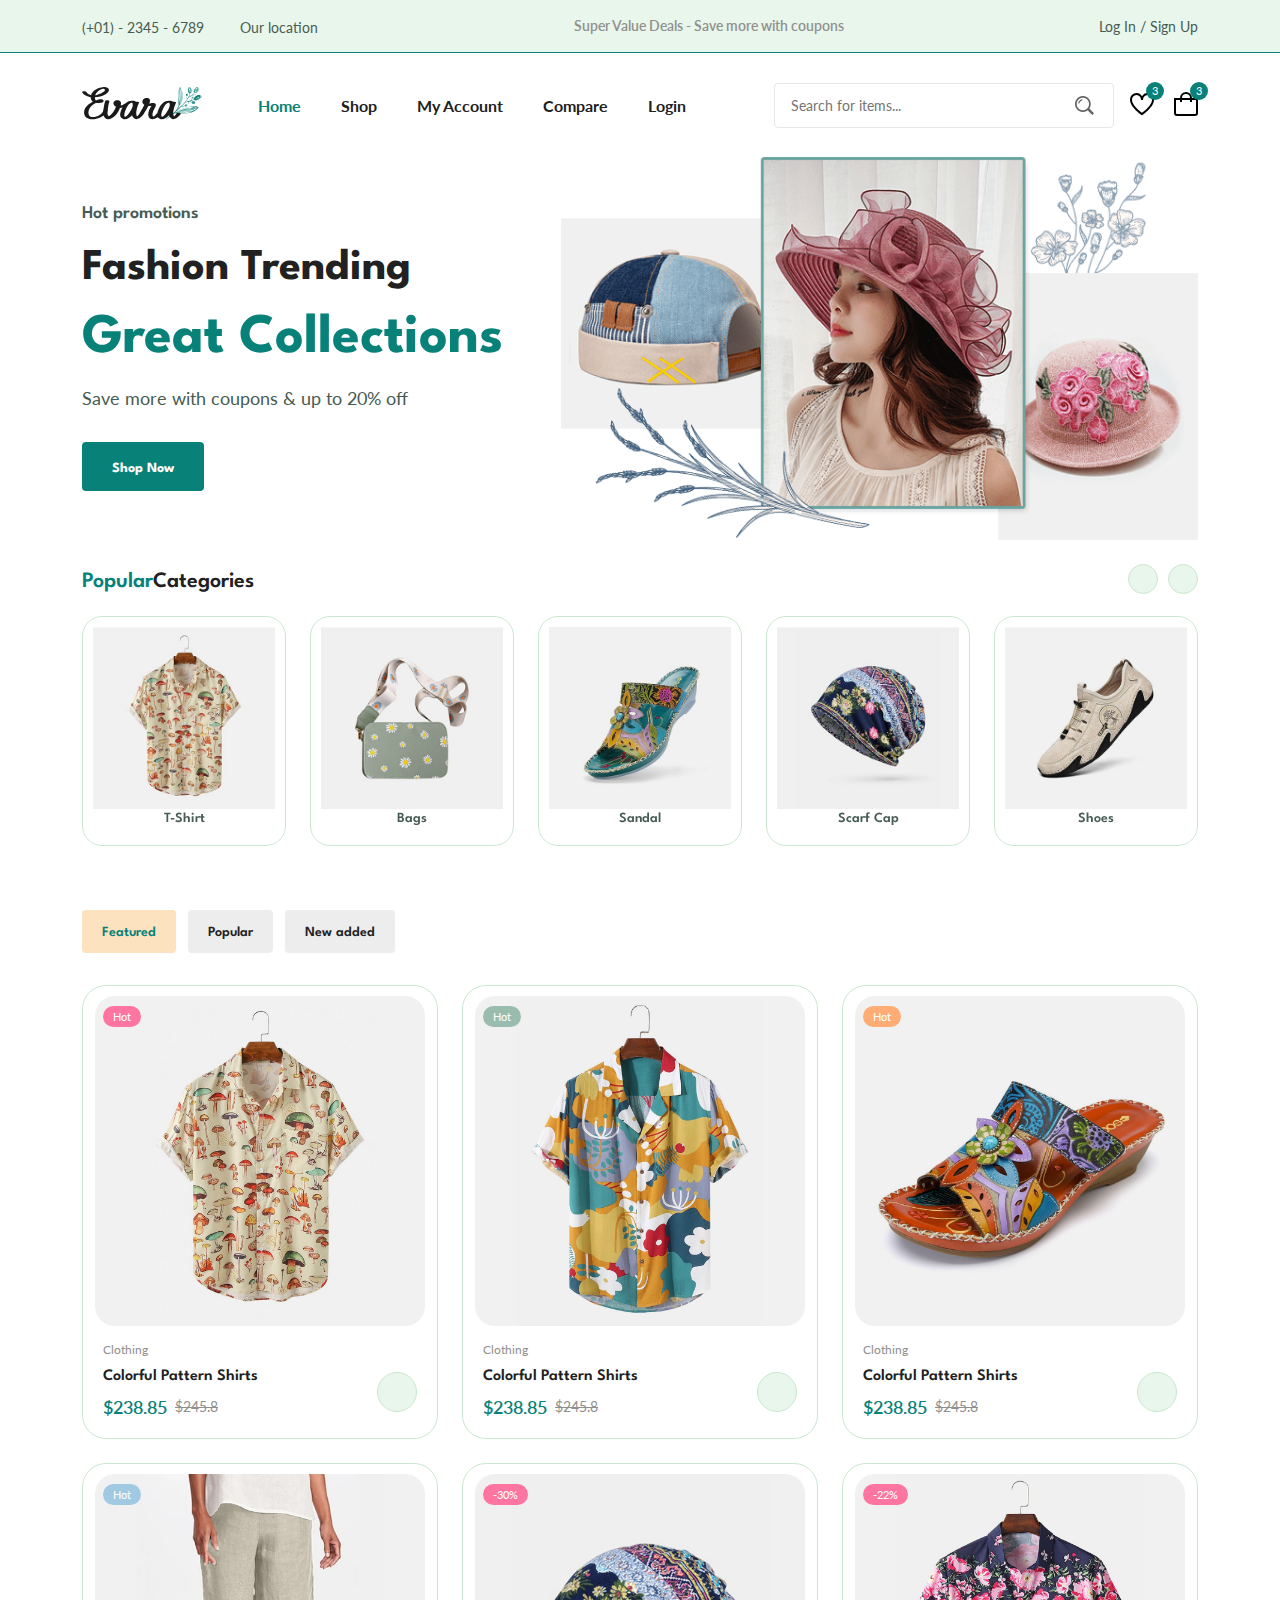
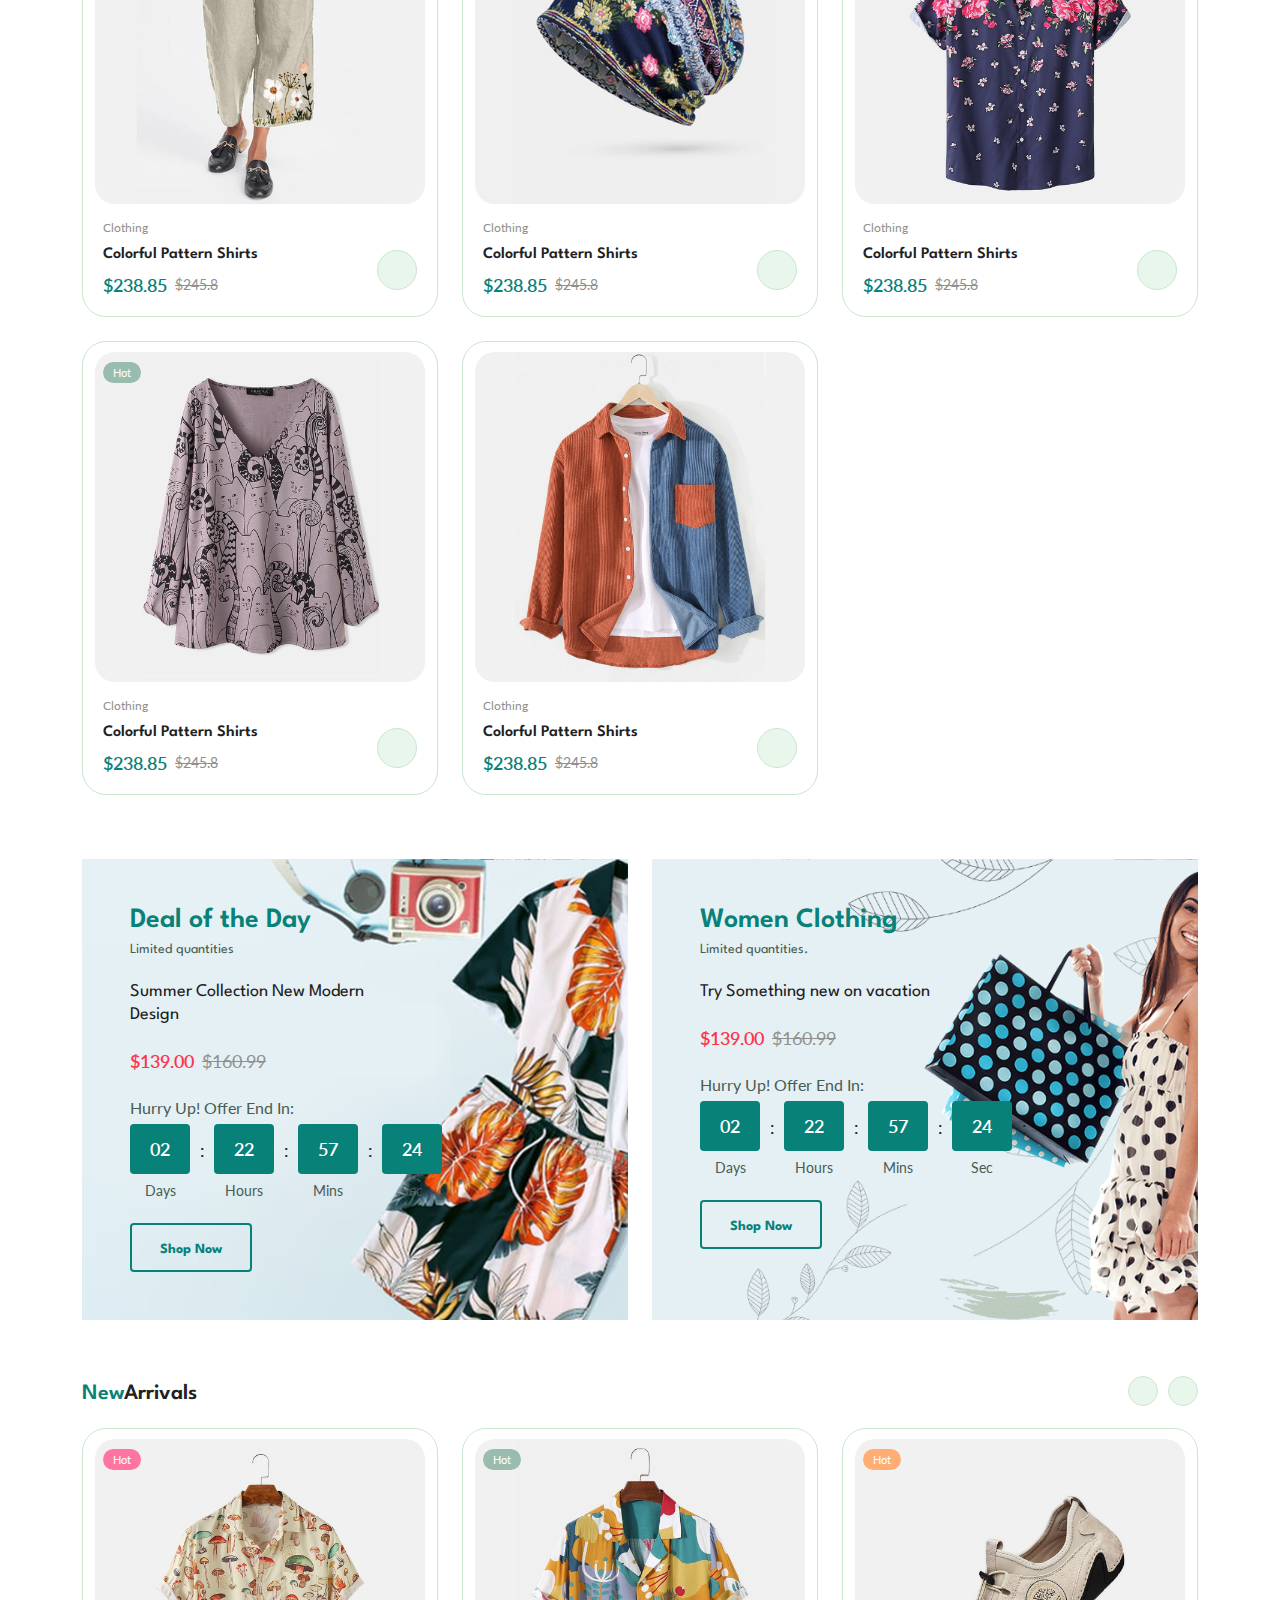
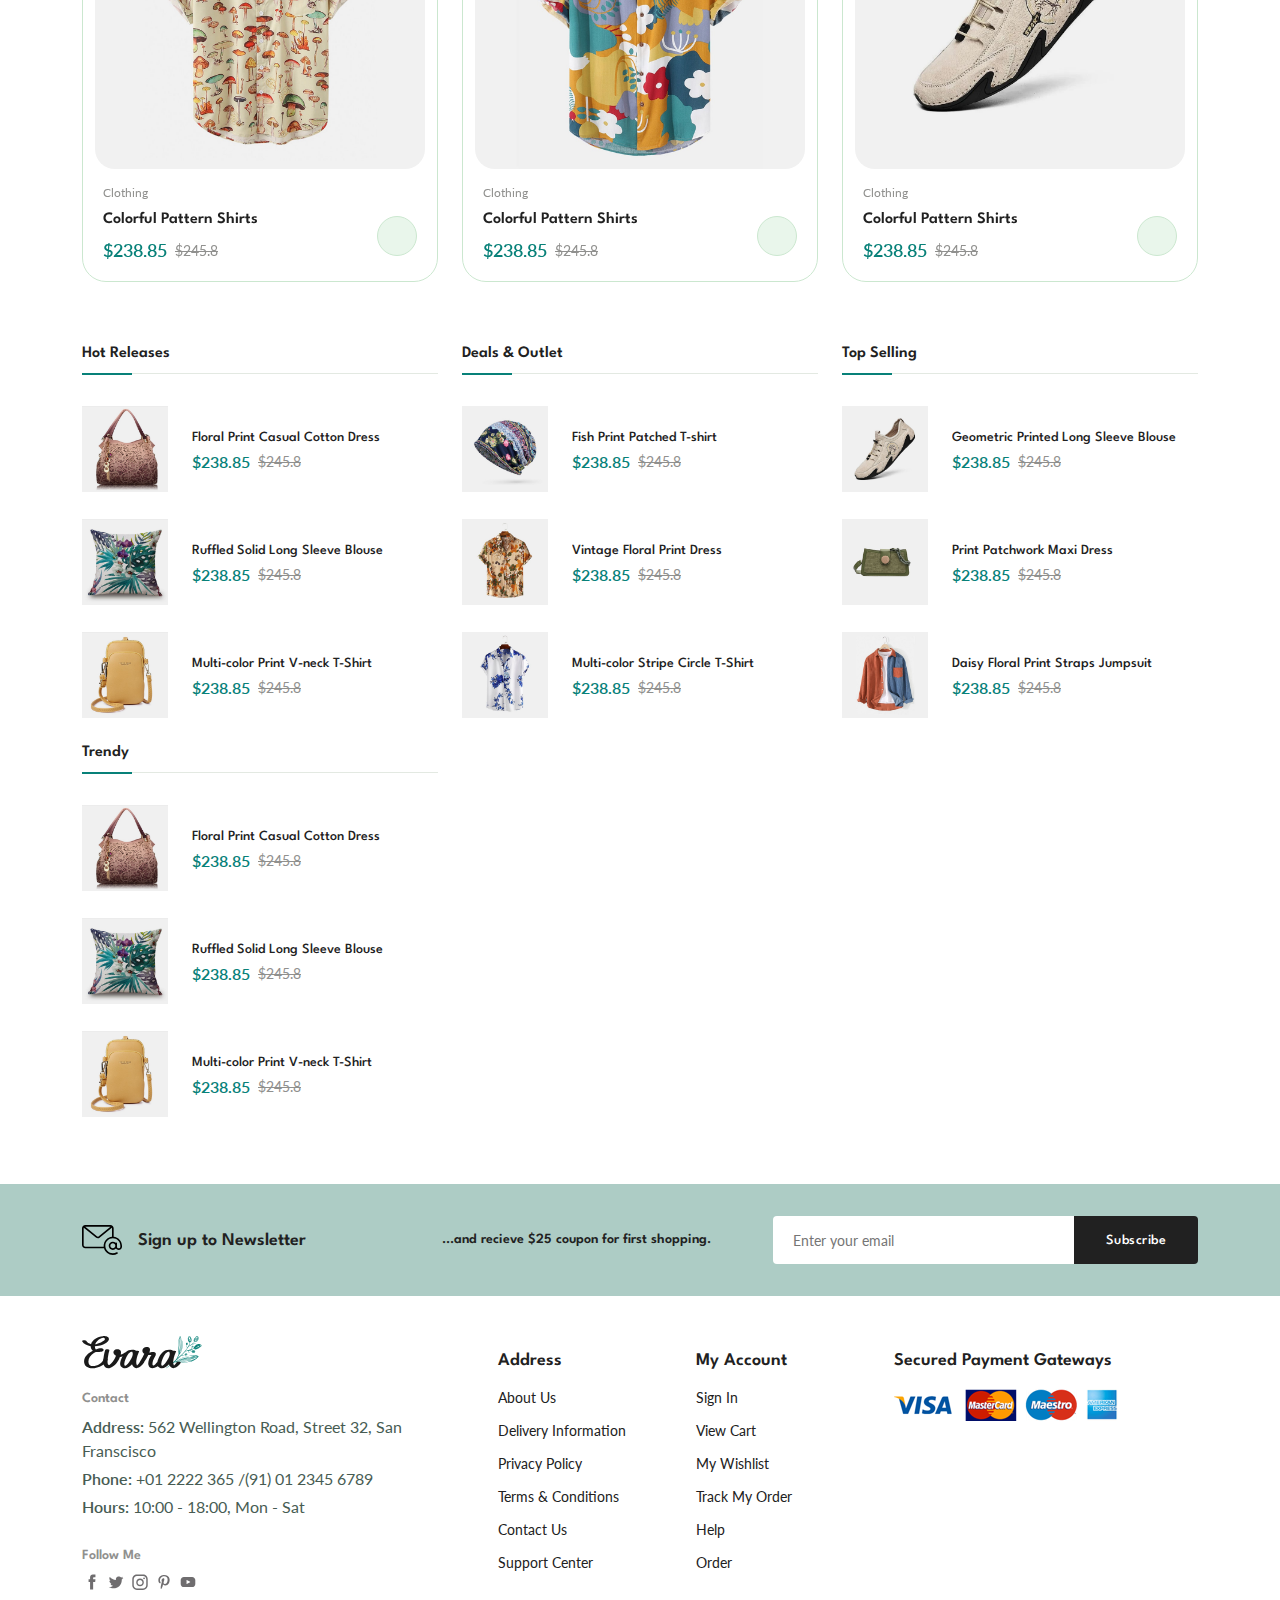
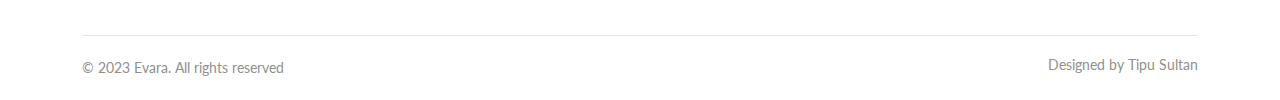
<file: index.html>
<!DOCTYPE html>
<html lang="en">
  <head>
    <meta charset="UTF-8" />
    <meta name="viewport" content="width=device-width, initial-scale=1.0" />

    <!--=============== FLATICON ===============-->
    <link rel='stylesheet' href='https://cdn-uicons.flaticon.com/2.0.0/uicons-regular-straight/css/uicons-regular-straight.css'>

    <!--=============== SWIPER CSS ===============-->
    <link
    rel="stylesheet"
    href="https://cdn.jsdelivr.net/npm/swiper@11/swiper-bundle.min.css"
  />

    <!--=============== CSS ===============-->
    <link rel="stylesheet" href="assets/css/styles.css" />

    <title>Ecommerce Website</title>
  </head>
  <body>
    <!--=============== HEADER ===============-->
    <header class="header">
      <div class="header__top">
        <div class="header__container container">
          <div class="header__contact">
            <span>(+01) - 2345 - 6789</span>

            <span> Our location</span>
          </div>

          <p class="header__alert-news">
            Super Value Deals - Save more with coupons
          </p>

          <a href="login-register.html" class="header__top-action">Log In / Sign Up</a>
        </div>
      </div>

      <nav class="nav container">
        <a href="index.html" class="nav__logo">
          <img src="assets/img/logo.svg" alt="" class="nav__logo-img" />
        </a>

        <div class="nav__menu" id="nav-menu">
          <div class="nav__menu-top">
            <a href="index.html" class="nav__menu-logo">
              <img src="assets/img/logo.svg" alt="">
            </a>

            <div class="nav__close" id="nav-close">
              <i class="fi fi-rs-cross-small"></i>
            </div>
          </div>
          <ul class="nav__list">
            <li class="nav__item">
              <a href="index.html" class="nav__link active-link">Home</a>
            </li>

            <li class="nav__item">
              <a href="shop.html" class="nav__link">Shop</a>
            </li>

            <li class="nav__item">
              <a href="accounts.html" class="nav__link">My Account</a>
            </li>

            <li class="nav__item">
              <a href="compare.html" class="nav__link">Compare</a>
            </li>

            <li class="nav__item">
              <a href="login-register.html" class="nav__link">Login</a>
            </li>
          </ul>

          <div class="header__search">
            <input type="text" placeholder="Search for items..." class="form__input" />

            <button class="search__btn">
              <img src="assets/img/search.png" alt="" />
            </button>
          </div>
        </div>

        <div class="header__user-actions">
          <a href="wishlist.html" class="header__action-btn">
            <img src="assets/img/icon-heart.svg" alt="" />
            <span class="count">3</span>
          </a>

          <a href="cart.html" class="header__action-btn">
            <img src="assets/img/icon-cart.svg" alt="" />
            <span class="count">3</span>
          </a>

          <div class="header__action-btn nav__toggle" id="nav-toggle">
            <img src="assets/img/menu-burger.svg" alt="">

          </div>
        </div>
      </nav>
    </header>

    <!--=============== MAIN ===============-->
    <main class="main">
      <!--=============== HOME ===============-->
      <section class="home section-lg">
        <div class="home__container container grid">
          <div class="home__content">
            <span class="home__subtitle">Hot promotions</span>
            <h1 class="home__title">Fashion Trending <span>Great Collections</span></h1>
            <p class="home__description">Save more with coupons & up to 20% off</p>
            <a href="shop.html" class="btn">Shop Now</a>
          </div>

          <img src="assets/img/home-img.png" alt="" class="home__img" />
        </div>
      </section>

      <!--=============== CATEGORIES ===============-->
      <section class="categories container section">
        <h3 class="section__title"><span>Popular</span>Categories</h3>

        <div class="categories__container swiper">
          <div class="swiper-wrapper">
            <a href="shop.html" class="category__item swiper-slide">
              <img src="assets/img/category-1.jpg" alt="" class="category_img">

              <h3 class="category__title">T-Shirt</h3>
            </a>

            <a href="shop.html" class="category__item swiper-slide">
              <img src="assets/img/category-2.jpg" alt="" class="category_img">

              <h3 class="category__title">Bags</h3>
            </a>

            <a href="shop.html" class="category__item swiper-slide">
              <img src="assets/img/category-3.jpg" alt="" class="category_img">

              <h3 class="category__title">Sandal</h3>
            </a>

            <a href="shop.html" class="category__item swiper-slide">
              <img src="assets/img/category-4.jpg" alt="" class="category_img">

              <h3 class="category__title">Scarf Cap</h3>
            </a>

            <a href="shop.html" class="category__item swiper-slide">
              <img src="assets/img/category-5.jpg" alt="" class="category_img">

              <h3 class="category__title">Shoes</h3>
            </a>

            <a href="shop.html" class="category__item swiper-slide">
              <img src="assets/img/category-6.jpg" alt="" class="category_img">

              <h3 class="category__title">Pillowcase</h3>
            </a>

            <a href="shop.html" class="category__item swiper-slide">
              <img src="assets/img/category-7.jpg" alt="" class="category_img">

              <h3 class="category__title">Jumpsuit</h3>
            </a>

            <a href="shop.html" class="category__item swiper-slide">
              <img src="assets/img/category-8.jpg" alt="" class="category_img">

              <h3 class="category__title">Hats</h3>
            </a>


          </div>

          <div class="swiper-button-next">
            <i class="fi fi-rs-angle-right"></i>
          </div>
          <div class="swiper-button-prev">
            <i class="fi fi-rs-angle-left"></i>
          </div>
        </div>
      </section>

      <!--=============== PRODUCTS ===============-->
      <section class="products section container">
        <div class="tab__btns">
          <span class="tab__btn active-tab" data-target="#featured">Featured</span>
          <span class="tab__btn" data-target="#popular">Popular</span>
          <span class="tab__btn" data-target="#new-added">New added</span>
        </div>

        <div class="tab__items">
          <div class="tab__item active-tab" content id="featured">
            <div class="products__container grid">
              <div class="product__item">
                <div class="product__banner">
                  <a href="details.html" class="product__images">
                    <img src="assets/img/product-1-1.jpg" alt="" class="product__img default" />

                    <img src="assets/img/product-1-2.jpg" alt="" class="product__img hover" />
                  </a>

                  <div class="product__actions">
                    <a href="#" class="action__btn" aria-label="Quick View">
                      <i class="fi fi-rs-eye"></i>
                    </a>

                    <a href="#" class="action__btn" aria-label="Add to Wishlist">
                      <i class="fi fi-rs-heart"></i>
                    </a>

                    <a href="#" class="action__btn" aria-label="Compare">
                      <i class="fi fi-rs-shuffle"></i>
                    </a>
                  </div>

                  <div class="product__badge light-pink">Hot</div>
                </div>

                <div class="product__content">
                  <span class="product__category">Clothing</span>
                  <a href="details.html">
                    <h3 class="product__title">Colorful Pattern Shirts</h3>
                  </a>
                  <div class="product__rating">
                    <i class="fi fi-rs-star"></i>
                    <i class="fi fi-rs-star"></i>
                    <i class="fi fi-rs-star"></i>
                    <i class="fi fi-rs-star"></i>
                    <i class="fi fi-rs-star"></i>
                  </div>
                  <div class="product__price flex">
                    <span class="new__price">$238.85</span>
                    <span class="old__price">$245.8</span>
                  </div>

                  <a href="#" class="action__btn cart__btn" aria-label="Add To Cart">

                    <i class="fi fi-rs-shopping-bag-add"></i>
                  </a>
                </div>
              </div>

              <div class="product__item">
                <div class="product__banner">
                  <a href="details.html" class="product__images">
                    <img src="assets/img/product-2-1.jpg" alt="" class="product__img default" />

                    <img src="assets/img/product-2-2.jpg" alt="" class="product__img hover" />
                  </a>

                  <div class="product__actions">
                    <a href="#" class="action__btn" aria-label="Quick View">
                      <i class="fi fi-rs-eye"></i>
                    </a>

                    <a href="#" class="action__btn" aria-label="Add to Wishlist">
                      <i class="fi fi-rs-heart"></i>
                    </a>

                    <a href="#" class="action__btn" aria-label="Compare">
                      <i class="fi fi-rs-shuffle"></i>
                    </a>
                  </div>

                  <div class="product__badge light-green">Hot</div>
                </div>

                <div class="product__content">
                  <span class="product__category">Clothing</span>
                  <a href="details.html">
                    <h3 class="product__title">Colorful Pattern Shirts</h3>
                  </a>
                  <div class="product__rating">
                    <i class="fi fi-rs-star"></i>
                    <i class="fi fi-rs-star"></i>
                    <i class="fi fi-rs-star"></i>
                    <i class="fi fi-rs-star"></i>
                    <i class="fi fi-rs-star"></i>
                  </div>
                  <div class="product__price flex">
                    <span class="new__price">$238.85</span>
                    <span class="old__price">$245.8</span>
                  </div>

                  <a href="#" class="action__btn cart__btn" aria-label="Add To Cart">

                    <i class="fi fi-rs-shopping-bag-add"></i>
                  </a>
                </div>
              </div>

              <div class="product__item">
                <div class="product__banner">
                  <a href="details.html" class="product__images">
                    <img src="assets/img/product-10-1.jpg" alt="" class="product__img default" />

                    <img src="assets/img/product-10-2.jpg" alt="" class="product__img hover" />
                  </a>

                  <div class="product__actions">
                    <a href="#" class="action__btn" aria-label="Quick View">
                      <i class="fi fi-rs-eye"></i>
                    </a>

                    <a href="#" class="action__btn" aria-label="Add to Wishlist">
                      <i class="fi fi-rs-heart"></i>
                    </a>

                    <a href="#" class="action__btn" aria-label="Compare">
                      <i class="fi fi-rs-shuffle"></i>
                    </a>
                  </div>

                  <div class="product__badge light-orange">Hot</div>
                </div>

                <div class="product__content">
                  <span class="product__category">Clothing</span>
                  <a href="details.html">
                    <h3 class="product__title">Colorful Pattern Shirts</h3>
                  </a>
                  <div class="product__rating">
                    <i class="fi fi-rs-star"></i>
                    <i class="fi fi-rs-star"></i>
                    <i class="fi fi-rs-star"></i>
                    <i class="fi fi-rs-star"></i>
                    <i class="fi fi-rs-star"></i>
                  </div>
                  <div class="product__price flex">
                    <span class="new__price">$238.85</span>
                    <span class="old__price">$245.8</span>
                  </div>

                  <a href="#" class="action__btn cart__btn" aria-label="Add To Cart">

                    <i class="fi fi-rs-shopping-bag-add"></i>
                  </a>
                </div>
              </div>

              <div class="product__item">
                <div class="product__banner">
                  <a href="details.html" class="product__images">
                    <img src="assets/img/product-4-1.jpg" alt="" class="product__img default" />

                    <img src="assets/img/product-4-2.jpg" alt="" class="product__img hover" />
                  </a>

                  <div class="product__actions">
                    <a href="#" class="action__btn" aria-label="Quick View">
                      <i class="fi fi-rs-eye"></i>
                    </a>

                    <a href="#" class="action__btn" aria-label="Add to Wishlist">
                      <i class="fi fi-rs-heart"></i>
                    </a>

                    <a href="#" class="action__btn" aria-label="Compare">
                      <i class="fi fi-rs-shuffle"></i>
                    </a>
                  </div>

                  <div class="product__badge light-blue">Hot</div>
                </div>

                <div class="product__content">
                  <span class="product__category">Clothing</span>
                  <a href="details.html">
                    <h3 class="product__title">Colorful Pattern Shirts</h3>
                  </a>
                  <div class="product__rating">
                    <i class="fi fi-rs-star"></i>
                    <i class="fi fi-rs-star"></i>
                    <i class="fi fi-rs-star"></i>
                    <i class="fi fi-rs-star"></i>
                    <i class="fi fi-rs-star"></i>
                  </div>
                  <div class="product__price flex">
                    <span class="new__price">$238.85</span>
                    <span class="old__price">$245.8</span>
                  </div>

                  <a href="#" class="action__btn cart__btn" aria-label="Add To Cart">

                    <i class="fi fi-rs-shopping-bag-add"></i>
                  </a>
                </div>
              </div>

              <div class="product__item">
                <div class="product__banner">
                  <a href="details.html" class="product__images">
                    <img src="assets/img/product-5-1.jpg" alt="" class="product__img default" />

                    <img src="assets/img/product-5-2.jpg" alt="" class="product__img hover" />
                  </a>

                  <div class="product__actions">
                    <a href="#" class="action__btn" aria-label="Quick View">
                      <i class="fi fi-rs-eye"></i>
                    </a>

                    <a href="#" class="action__btn" aria-label="Add to Wishlist">
                      <i class="fi fi-rs-heart"></i>
                    </a>

                    <a href="#" class="action__btn" aria-label="Compare">
                      <i class="fi fi-rs-shuffle"></i>
                    </a>
                  </div>

                  <div class="product__badge light-pink">-30%</div>
                </div>

                <div class="product__content">
                  <span class="product__category">Clothing</span>
                  <a href="details.html">
                    <h3 class="product__title">Colorful Pattern Shirts</h3>
                  </a>
                  <div class="product__rating">
                    <i class="fi fi-rs-star"></i>
                    <i class="fi fi-rs-star"></i>
                    <i class="fi fi-rs-star"></i>
                    <i class="fi fi-rs-star"></i>
                    <i class="fi fi-rs-star"></i>
                  </div>
                  <div class="product__price flex">
                    <span class="new__price">$238.85</span>
                    <span class="old__price">$245.8</span>
                  </div>

                  <a href="#" class="action__btn cart__btn" aria-label="Add To Cart">

                    <i class="fi fi-rs-shopping-bag-add"></i>
                  </a>
                </div>
              </div>

              <div class="product__item">
                <div class="product__banner">
                  <a href="details.html" class="product__images">
                    <img src="assets/img/product-6-1.jpg" alt="" class="product__img default" />

                    <img src="assets/img/product-6-2.jpg" alt="" class="product__img hover" />
                  </a>

                  <div class="product__actions">
                    <a href="#" class="action__btn" aria-label="Quick View">
                      <i class="fi fi-rs-eye"></i>
                    </a>

                    <a href="#" class="action__btn" aria-label="Add to Wishlist">
                      <i class="fi fi-rs-heart"></i>
                    </a>

                    <a href="#" class="action__btn" aria-label="Compare">
                      <i class="fi fi-rs-shuffle"></i>
                    </a>
                  </div>

                  <div class="product__badge light-pink">-22%</div>
                </div>

                <div class="product__content">
                  <span class="product__category">Clothing</span>
                  <a href="details.html">
                    <h3 class="product__title">Colorful Pattern Shirts</h3>
                  </a>
                  <div class="product__rating">
                    <i class="fi fi-rs-star"></i>
                    <i class="fi fi-rs-star"></i>
                    <i class="fi fi-rs-star"></i>
                    <i class="fi fi-rs-star"></i>
                    <i class="fi fi-rs-star"></i>
                  </div>
                  <div class="product__price flex">
                    <span class="new__price">$238.85</span>
                    <span class="old__price">$245.8</span>
                  </div>

                  <a href="#" class="action__btn cart__btn" aria-label="Add To Cart">

                    <i class="fi fi-rs-shopping-bag-add"></i>
                  </a>
                </div>
              </div>

              <div class="product__item">
                <div class="product__banner">
                  <a href="details.html" class="product__images">
                    <img src="assets/img/product-7-1.jpg" alt="" class="product__img default" />

                    <img src="assets/img/product-7-2.jpg" alt="" class="product__img hover" />
                  </a>

                  <div class="product__actions">
                    <a href="#" class="action__btn" aria-label="Quick View">
                      <i class="fi fi-rs-eye"></i>
                    </a>

                    <a href="#" class="action__btn" aria-label="Add to Wishlist">
                      <i class="fi fi-rs-heart"></i>
                    </a>

                    <a href="#" class="action__btn" aria-label="Compare">
                      <i class="fi fi-rs-shuffle"></i>
                    </a>
                  </div>

                  <div class="product__badge light-green">Hot</div>
                </div>

                <div class="product__content">
                  <span class="product__category">Clothing</span>
                  <a href="details.html">
                    <h3 class="product__title">Colorful Pattern Shirts</h3>
                  </a>
                  <div class="product__rating">
                    <i class="fi fi-rs-star"></i>
                    <i class="fi fi-rs-star"></i>
                    <i class="fi fi-rs-star"></i>
                    <i class="fi fi-rs-star"></i>
                    <i class="fi fi-rs-star"></i>
                  </div>
                  <div class="product__price flex">
                    <span class="new__price">$238.85</span>
                    <span class="old__price">$245.8</span>
                  </div>

                  <a href="#" class="action__btn cart__btn" aria-label="Add To Cart">

                    <i class="fi fi-rs-shopping-bag-add"></i>
                  </a>
                </div>
              </div>

              <div class="product__item">
                <div class="product__banner">
                  <a href="details.html" class="product__images">
                    <img src="assets/img/product-8-1.jpg" alt="" class="product__img default" />

                    <img src="assets/img/product-8-2.jpg" alt="" class="product__img hover" />
                  </a>

                  <div class="product__actions">
                    <a href="#" class="action__btn" aria-label="Quick View">
                      <i class="fi fi-rs-eye"></i>
                    </a>

                    <a href="#" class="action__btn" aria-label="Add to Wishlist">
                      <i class="fi fi-rs-heart"></i>
                    </a>

                    <a href="#" class="action__btn" aria-label="Compare">
                      <i class="fi fi-rs-shuffle"></i>
                    </a>
                  </div>
                </div>

                <div class="product__content">
                  <span class="product__category">Clothing</span>
                  <a href="details.html">
                    <h3 class="product__title">Colorful Pattern Shirts</h3>
                  </a>
                  <div class="product__rating">
                    <i class="fi fi-rs-star"></i>
                    <i class="fi fi-rs-star"></i>
                    <i class="fi fi-rs-star"></i>
                    <i class="fi fi-rs-star"></i>
                    <i class="fi fi-rs-star"></i>
                  </div>
                  <div class="product__price flex">
                    <span class="new__price">$238.85</span>
                    <span class="old__price">$245.8</span>
                  </div>

                  <a href="#" class="action__btn cart__btn" aria-label="Add To Cart">

                    <i class="fi fi-rs-shopping-bag-add"></i>
                  </a>
                </div>
              </div>

            </div>
          </div>

          <div class="tab__item" content id="popular">
            <div class="products__container grid">
              <div class="product__item">
                <div class="product__banner">
                  <a href="details.html" class="product__images">
                    <img src="assets/img/product-9-1.jpg" alt="" class="product__img default" />

                    <img src="assets/img/product-9-2.jpg" alt="" class="product__img hover" />
                  </a>

                  <div class="product__actions">
                    <a href="#" class="action__btn" aria-label="Quick View">
                      <i class="fi fi-rs-eye"></i>
                    </a>

                    <a href="#" class="action__btn" aria-label="Add to Wishlist">
                      <i class="fi fi-rs-heart"></i>
                    </a>

                    <a href="#" class="action__btn" aria-label="Compare">
                      <i class="fi fi-rs-shuffle"></i>
                    </a>
                  </div>

                  <div class="product__badge light-pink">Hot</div>
                </div>

                <div class="product__content">
                  <span class="product__category">Clothing</span>
                  <a href="details.html">
                    <h3 class="product__title">Colorful Pattern Shirts</h3>
                  </a>
                  <div class="product__rating">
                    <i class="fi fi-rs-star"></i>
                    <i class="fi fi-rs-star"></i>
                    <i class="fi fi-rs-star"></i>
                    <i class="fi fi-rs-star"></i>
                    <i class="fi fi-rs-star"></i>
                  </div>
                  <div class="product__price flex">
                    <span class="new__price">$238.85</span>
                    <span class="old__price">$245.8</span>
                  </div>

                  <a href="#" class="action__btn cart__btn" aria-label="Add To Cart">

                    <i class="fi fi-rs-shopping-bag-add"></i>
                  </a>
                </div>
              </div>

              <div class="product__item">
                <div class="product__banner">
                  <a href="details.html" class="product__images">
                    <img src="assets/img/product-2-1.jpg" alt="" class="product__img default" />

                    <img src="assets/img/product-2-2.jpg" alt="" class="product__img hover" />
                  </a>

                  <div class="product__actions">
                    <a href="#" class="action__btn" aria-label="Quick View">
                      <i class="fi fi-rs-eye"></i>
                    </a>

                    <a href="#" class="action__btn" aria-label="Add to Wishlist">
                      <i class="fi fi-rs-heart"></i>
                    </a>

                    <a href="#" class="action__btn" aria-label="Compare">
                      <i class="fi fi-rs-shuffle"></i>
                    </a>
                  </div>

                  <div class="product__badge light-green">Hot</div>
                </div>

                <div class="product__content">
                  <span class="product__category">Clothing</span>
                  <a href="details.html">
                    <h3 class="product__title">Colorful Pattern Shirts</h3>
                  </a>
                  <div class="product__rating">
                    <i class="fi fi-rs-star"></i>
                    <i class="fi fi-rs-star"></i>
                    <i class="fi fi-rs-star"></i>
                    <i class="fi fi-rs-star"></i>
                    <i class="fi fi-rs-star"></i>
                  </div>
                  <div class="product__price flex">
                    <span class="new__price">$238.85</span>
                    <span class="old__price">$245.8</span>
                  </div>

                  <a href="#" class="action__btn cart__btn" aria-label="Add To Cart">

                    <i class="fi fi-rs-shopping-bag-add"></i>
                  </a>
                </div>
              </div>

              <div class="product__item">
                <div class="product__banner">
                  <a href="details.html" class="product__images">
                    <img src="assets/img/product-10-1.jpg" alt="" class="product__img default" />

                    <img src="assets/img/product-10-2.jpg" alt="" class="product__img hover" />
                  </a>

                  <div class="product__actions">
                    <a href="#" class="action__btn" aria-label="Quick View">
                      <i class="fi fi-rs-eye"></i>
                    </a>

                    <a href="#" class="action__btn" aria-label="Add to Wishlist">
                      <i class="fi fi-rs-heart"></i>
                    </a>

                    <a href="#" class="action__btn" aria-label="Compare">
                      <i class="fi fi-rs-shuffle"></i>
                    </a>
                  </div>

                  <div class="product__badge light-orange">Hot</div>
                </div>

                <div class="product__content">
                  <span class="product__category">Clothing</span>
                  <a href="details.html">
                    <h3 class="product__title">Colorful Pattern Shirts</h3>
                  </a>
                  <div class="product__rating">
                    <i class="fi fi-rs-star"></i>
                    <i class="fi fi-rs-star"></i>
                    <i class="fi fi-rs-star"></i>
                    <i class="fi fi-rs-star"></i>
                    <i class="fi fi-rs-star"></i>
                  </div>
                  <div class="product__price flex">
                    <span class="new__price">$238.85</span>
                    <span class="old__price">$245.8</span>
                  </div>

                  <a href="#" class="action__btn cart__btn" aria-label="Add To Cart">

                    <i class="fi fi-rs-shopping-bag-add"></i>
                  </a>
                </div>
              </div>

              <div class="product__item">
                <div class="product__banner">
                  <a href="details.html" class="product__images">
                    <img src="assets/img/product-4-1.jpg" alt="" class="product__img default" />

                    <img src="assets/img/product-4-2.jpg" alt="" class="product__img hover" />
                  </a>

                  <div class="product__actions">
                    <a href="#" class="action__btn" aria-label="Quick View">
                      <i class="fi fi-rs-eye"></i>
                    </a>

                    <a href="#" class="action__btn" aria-label="Add to Wishlist">
                      <i class="fi fi-rs-heart"></i>
                    </a>

                    <a href="#" class="action__btn" aria-label="Compare">
                      <i class="fi fi-rs-shuffle"></i>
                    </a>
                  </div>

                  <div class="product__badge light-blue">Hot</div>
                </div>

                <div class="product__content">
                  <span class="product__category">Clothing</span>
                  <a href="details.html">
                    <h3 class="product__title">Colorful Pattern Shirts</h3>
                  </a>
                  <div class="product__rating">
                    <i class="fi fi-rs-star"></i>
                    <i class="fi fi-rs-star"></i>
                    <i class="fi fi-rs-star"></i>
                    <i class="fi fi-rs-star"></i>
                    <i class="fi fi-rs-star"></i>
                  </div>
                  <div class="product__price flex">
                    <span class="new__price">$238.85</span>
                    <span class="old__price">$245.8</span>
                  </div>

                  <a href="#" class="action__btn cart__btn" aria-label="Add To Cart">

                    <i class="fi fi-rs-shopping-bag-add"></i>
                  </a>
                </div>
              </div>

              <div class="product__item">
                <div class="product__banner">
                  <a href="details.html" class="product__images">
                    <img src="assets/img/product-5-1.jpg" alt="" class="product__img default" />

                    <img src="assets/img/product-5-2.jpg" alt="" class="product__img hover" />
                  </a>

                  <div class="product__actions">
                    <a href="#" class="action__btn" aria-label="Quick View">
                      <i class="fi fi-rs-eye"></i>
                    </a>

                    <a href="#" class="action__btn" aria-label="Add to Wishlist">
                      <i class="fi fi-rs-heart"></i>
                    </a>

                    <a href="#" class="action__btn" aria-label="Compare">
                      <i class="fi fi-rs-shuffle"></i>
                    </a>
                  </div>

                  <div class="product__badge light-pink">-30%</div>
                </div>

                <div class="product__content">
                  <span class="product__category">Clothing</span>
                  <a href="details.html">
                    <h3 class="product__title">Colorful Pattern Shirts</h3>
                  </a>
                  <div class="product__rating">
                    <i class="fi fi-rs-star"></i>
                    <i class="fi fi-rs-star"></i>
                    <i class="fi fi-rs-star"></i>
                    <i class="fi fi-rs-star"></i>
                    <i class="fi fi-rs-star"></i>
                  </div>
                  <div class="product__price flex">
                    <span class="new__price">$238.85</span>
                    <span class="old__price">$245.8</span>
                  </div>

                  <a href="#" class="action__btn cart__btn" aria-label="Add To Cart">

                    <i class="fi fi-rs-shopping-bag-add"></i>
                  </a>
                </div>
              </div>

              <div class="product__item">
                <div class="product__banner">
                  <a href="details.html" class="product__images">
                    <img src="assets/img/product-11-1.jpg" alt="" class="product__img default" />

                    <img src="assets/img/product-11-2.jpg" alt="" class="product__img hover" />
                  </a>

                  <div class="product__actions">
                    <a href="#" class="action__btn" aria-label="Quick View">
                      <i class="fi fi-rs-eye"></i>
                    </a>

                    <a href="#" class="action__btn" aria-label="Add to Wishlist">
                      <i class="fi fi-rs-heart"></i>
                    </a>

                    <a href="#" class="action__btn" aria-label="Compare">
                      <i class="fi fi-rs-shuffle"></i>
                    </a>
                  </div>

                  <div class="product__badge light-pink">-22%</div>
                </div>

                <div class="product__content">
                  <span class="product__category">Clothing</span>
                  <a href="details.html">
                    <h3 class="product__title">Colorful Pattern Shirts</h3>
                  </a>
                  <div class="product__rating">
                    <i class="fi fi-rs-star"></i>
                    <i class="fi fi-rs-star"></i>
                    <i class="fi fi-rs-star"></i>
                    <i class="fi fi-rs-star"></i>
                    <i class="fi fi-rs-star"></i>
                  </div>
                  <div class="product__price flex">
                    <span class="new__price">$238.85</span>
                    <span class="old__price">$245.8</span>
                  </div>

                  <a href="#" class="action__btn cart__btn" aria-label="Add To Cart">

                    <i class="fi fi-rs-shopping-bag-add"></i>
                  </a>
                </div>
              </div>

              <div class="product__item">
                <div class="product__banner">
                  <a href="details.html" class="product__images">
                    <img src="assets/img/product-7-1.jpg" alt="" class="product__img default" />

                    <img src="assets/img/product-7-2.jpg" alt="" class="product__img hover" />
                  </a>

                  <div class="product__actions">
                    <a href="#" class="action__btn" aria-label="Quick View">
                      <i class="fi fi-rs-eye"></i>
                    </a>

                    <a href="#" class="action__btn" aria-label="Add to Wishlist">
                      <i class="fi fi-rs-heart"></i>
                    </a>

                    <a href="#" class="action__btn" aria-label="Compare">
                      <i class="fi fi-rs-shuffle"></i>
                    </a>
                  </div>

                  <div class="product__badge light-green">Hot</div>
                </div>

                <div class="product__content">
                  <span class="product__category">Clothing</span>
                  <a href="details.html">
                    <h3 class="product__title">Colorful Pattern Shirts</h3>
                  </a>
                  <div class="product__rating">
                    <i class="fi fi-rs-star"></i>
                    <i class="fi fi-rs-star"></i>
                    <i class="fi fi-rs-star"></i>
                    <i class="fi fi-rs-star"></i>
                    <i class="fi fi-rs-star"></i>
                  </div>
                  <div class="product__price flex">
                    <span class="new__price">$238.85</span>
                    <span class="old__price">$245.8</span>
                  </div>

                  <a href="#" class="action__btn cart__btn" aria-label="Add To Cart">

                    <i class="fi fi-rs-shopping-bag-add"></i>
                  </a>
                </div>
              </div>

              <div class="product__item">
                <div class="product__banner">
                  <a href="details.html" class="product__images">
                    <img src="assets/img/product-8-1.jpg" alt="" class="product__img default" />

                    <img src="assets/img/product-8-2.jpg" alt="" class="product__img hover" />
                  </a>

                  <div class="product__actions">
                    <a href="#" class="action__btn" aria-label="Quick View">
                      <i class="fi fi-rs-eye"></i>
                    </a>

                    <a href="#" class="action__btn" aria-label="Add to Wishlist">
                      <i class="fi fi-rs-heart"></i>
                    </a>

                    <a href="#" class="action__btn" aria-label="Compare">
                      <i class="fi fi-rs-shuffle"></i>
                    </a>
                  </div>
                </div>

                <div class="product__content">
                  <span class="product__category">Clothing</span>
                  <a href="details.html">
                    <h3 class="product__title">Colorful Pattern Shirts</h3>
                  </a>
                  <div class="product__rating">
                    <i class="fi fi-rs-star"></i>
                    <i class="fi fi-rs-star"></i>
                    <i class="fi fi-rs-star"></i>
                    <i class="fi fi-rs-star"></i>
                    <i class="fi fi-rs-star"></i>
                  </div>
                  <div class="product__price flex">
                    <span class="new__price">$238.85</span>
                    <span class="old__price">$245.8</span>
                  </div>

                  <a href="#" class="action__btn cart__btn" aria-label="Add To Cart">

                    <i class="fi fi-rs-shopping-bag-add"></i>
                  </a>
                </div>
              </div>

            </div>
          </div>

          <div class="tab__item" content id="new-added">
            <div class="products__container grid">
              <div class="product__item">
                <div class="product__banner">
                  <a href="details.html" class="product__images">
                    <img src="assets/img/product-1-1.jpg" alt="" class="product__img default" />

                    <img src="assets/img/product-1-2.jpg" alt="" class="product__img hover" />
                  </a>

                  <div class="product__actions">
                    <a href="#" class="action__btn" aria-label="Quick View">
                      <i class="fi fi-rs-eye"></i>
                    </a>

                    <a href="#" class="action__btn" aria-label="Add to Wishlist">
                      <i class="fi fi-rs-heart"></i>
                    </a>

                    <a href="#" class="action__btn" aria-label="Compare">
                      <i class="fi fi-rs-shuffle"></i>
                    </a>
                  </div>

                  <div class="product__badge light-pink">Hot</div>
                </div>

                <div class="product__content">
                  <span class="product__category">Clothing</span>
                  <a href="details.html">
                    <h3 class="product__title">Colorful Pattern Shirts</h3>
                  </a>
                  <div class="product__rating">
                    <i class="fi fi-rs-star"></i>
                    <i class="fi fi-rs-star"></i>
                    <i class="fi fi-rs-star"></i>
                    <i class="fi fi-rs-star"></i>
                    <i class="fi fi-rs-star"></i>
                  </div>
                  <div class="product__price flex">
                    <span class="new__price">$238.85</span>
                    <span class="old__price">$245.8</span>
                  </div>

                  <a href="#" class="action__btn cart__btn" aria-label="Add To Cart">

                    <i class="fi fi-rs-shopping-bag-add"></i>
                  </a>
                </div>
              </div>

              <div class="product__item">
                <div class="product__banner">
                  <a href="details.html" class="product__images">
                    <img src="assets/img/product-12-1.jpg" alt="" class="product__img default" />

                    <img src="assets/img/product-12-2.jpg" alt="" class="product__img hover" />
                  </a>

                  <div class="product__actions">
                    <a href="#" class="action__btn" aria-label="Quick View">
                      <i class="fi fi-rs-eye"></i>
                    </a>

                    <a href="#" class="action__btn" aria-label="Add to Wishlist">
                      <i class="fi fi-rs-heart"></i>
                    </a>

                    <a href="#" class="action__btn" aria-label="Compare">
                      <i class="fi fi-rs-shuffle"></i>
                    </a>
                  </div>

                  <div class="product__badge light-green">Hot</div>
                </div>

                <div class="product__content">
                  <span class="product__category">Clothing</span>
                  <a href="details.html">
                    <h3 class="product__title">Colorful Pattern Shirts</h3>
                  </a>
                  <div class="product__rating">
                    <i class="fi fi-rs-star"></i>
                    <i class="fi fi-rs-star"></i>
                    <i class="fi fi-rs-star"></i>
                    <i class="fi fi-rs-star"></i>
                    <i class="fi fi-rs-star"></i>
                  </div>
                  <div class="product__price flex">
                    <span class="new__price">$238.85</span>
                    <span class="old__price">$245.8</span>
                  </div>

                  <a href="#" class="action__btn cart__btn" aria-label="Add To Cart">

                    <i class="fi fi-rs-shopping-bag-add"></i>
                  </a>
                </div>
              </div>

              <div class="product__item">
                <div class="product__banner">
                  <a href="details.html" class="product__images">
                    <img src="assets/img/product-3-1.jpg" alt="" class="product__img default" />

                    <img src="assets/img/product-3-2.jpg" alt="" class="product__img hover" />
                  </a>

                  <div class="product__actions">
                    <a href="#" class="action__btn" aria-label="Quick View">
                      <i class="fi fi-rs-eye"></i>
                    </a>

                    <a href="#" class="action__btn" aria-label="Add to Wishlist">
                      <i class="fi fi-rs-heart"></i>
                    </a>

                    <a href="#" class="action__btn" aria-label="Compare">
                      <i class="fi fi-rs-shuffle"></i>
                    </a>
                  </div>

                  <div class="product__badge light-orange">Hot</div>
                </div>

                <div class="product__content">
                  <span class="product__category">Clothing</span>
                  <a href="details.html">
                    <h3 class="product__title">Colorful Pattern Shirts</h3>
                  </a>
                  <div class="product__rating">
                    <i class="fi fi-rs-star"></i>
                    <i class="fi fi-rs-star"></i>
                    <i class="fi fi-rs-star"></i>
                    <i class="fi fi-rs-star"></i>
                    <i class="fi fi-rs-star"></i>
                  </div>
                  <div class="product__price flex">
                    <span class="new__price">$238.85</span>
                    <span class="old__price">$245.8</span>
                  </div>

                  <a href="#" class="action__btn cart__btn" aria-label="Add To Cart">

                    <i class="fi fi-rs-shopping-bag-add"></i>
                  </a>
                </div>
              </div>

              <div class="product__item">
                <div class="product__banner">
                  <a href="details.html" class="product__images">
                    <img src="assets/img/product-13-1.jpg" alt="" class="product__img default" />

                    <img src="assets/img/product-13-2.jpg" alt="" class="product__img hover" />
                  </a>

                  <div class="product__actions">
                    <a href="#" class="action__btn" aria-label="Quick View">
                      <i class="fi fi-rs-eye"></i>
                    </a>

                    <a href="#" class="action__btn" aria-label="Add to Wishlist">
                      <i class="fi fi-rs-heart"></i>
                    </a>

                    <a href="#" class="action__btn" aria-label="Compare">
                      <i class="fi fi-rs-shuffle"></i>
                    </a>
                  </div>

                  <div class="product__badge light-blue">Hot</div>
                </div>

                <div class="product__content">
                  <span class="product__category">Clothing</span>
                  <a href="details.html">
                    <h3 class="product__title">Colorful Pattern Shirts</h3>
                  </a>
                  <div class="product__rating">
                    <i class="fi fi-rs-star"></i>
                    <i class="fi fi-rs-star"></i>
                    <i class="fi fi-rs-star"></i>
                    <i class="fi fi-rs-star"></i>
                    <i class="fi fi-rs-star"></i>
                  </div>
                  <div class="product__price flex">
                    <span class="new__price">$238.85</span>
                    <span class="old__price">$245.8</span>
                  </div>

                  <a href="#" class="action__btn cart__btn" aria-label="Add To Cart">

                    <i class="fi fi-rs-shopping-bag-add"></i>
                  </a>
                </div>
              </div>

              <div class="product__item">
                <div class="product__banner">
                  <a href="details.html" class="product__images">
                    <img src="assets/img/product-10-1.jpg" alt="" class="product__img default" />

                    <img src="assets/img/product-10-2.jpg" alt="" class="product__img hover" />
                  </a>

                  <div class="product__actions">
                    <a href="#" class="action__btn" aria-label="Quick View">
                      <i class="fi fi-rs-eye"></i>
                    </a>

                    <a href="#" class="action__btn" aria-label="Add to Wishlist">
                      <i class="fi fi-rs-heart"></i>
                    </a>

                    <a href="#" class="action__btn" aria-label="Compare">
                      <i class="fi fi-rs-shuffle"></i>
                    </a>
                  </div>

                  <div class="product__badge light-pink">-30%</div>
                </div>

                <div class="product__content">
                  <span class="product__category">Clothing</span>
                  <a href="details.html">
                    <h3 class="product__title">Colorful Pattern Shirts</h3>
                  </a>
                  <div class="product__rating">
                    <i class="fi fi-rs-star"></i>
                    <i class="fi fi-rs-star"></i>
                    <i class="fi fi-rs-star"></i>
                    <i class="fi fi-rs-star"></i>
                    <i class="fi fi-rs-star"></i>
                  </div>
                  <div class="product__price flex">
                    <span class="new__price">$238.85</span>
                    <span class="old__price">$245.8</span>
                  </div>

                  <a href="#" class="action__btn cart__btn" aria-label="Add To Cart">

                    <i class="fi fi-rs-shopping-bag-add"></i>
                  </a>
                </div>
              </div>

              <div class="product__item">
                <div class="product__banner">
                  <a href="details.html" class="product__images">
                    <img src="assets/img/product-6-1.jpg" alt="" class="product__img default" />

                    <img src="assets/img/product-6-2.jpg" alt="" class="product__img hover" />
                  </a>

                  <div class="product__actions">
                    <a href="#" class="action__btn" aria-label="Quick View">
                      <i class="fi fi-rs-eye"></i>
                    </a>

                    <a href="#" class="action__btn" aria-label="Add to Wishlist">
                      <i class="fi fi-rs-heart"></i>
                    </a>

                    <a href="#" class="action__btn" aria-label="Compare">
                      <i class="fi fi-rs-shuffle"></i>
                    </a>
                  </div>

                  <div class="product__badge light-pink">-22%</div>
                </div>

                <div class="product__content">
                  <span class="product__category">Clothing</span>
                  <a href="details.html">
                    <h3 class="product__title">Colorful Pattern Shirts</h3>
                  </a>
                  <div class="product__rating">
                    <i class="fi fi-rs-star"></i>
                    <i class="fi fi-rs-star"></i>
                    <i class="fi fi-rs-star"></i>
                    <i class="fi fi-rs-star"></i>
                    <i class="fi fi-rs-star"></i>
                  </div>
                  <div class="product__price flex">
                    <span class="new__price">$238.85</span>
                    <span class="old__price">$245.8</span>
                  </div>

                  <a href="#" class="action__btn cart__btn" aria-label="Add To Cart">

                    <i class="fi fi-rs-shopping-bag-add"></i>
                  </a>
                </div>
              </div>

              <div class="product__item">
                <div class="product__banner">
                  <a href="details.html" class="product__images">
                    <img src="assets/img/product-9-1.jpg" alt="" class="product__img default" />

                    <img src="assets/img/product-9-2.jpg" alt="" class="product__img hover" />
                  </a>

                  <div class="product__actions">
                    <a href="#" class="action__btn" aria-label="Quick View">
                      <i class="fi fi-rs-eye"></i>
                    </a>

                    <a href="#" class="action__btn" aria-label="Add to Wishlist">
                      <i class="fi fi-rs-heart"></i>
                    </a>

                    <a href="#" class="action__btn" aria-label="Compare">
                      <i class="fi fi-rs-shuffle"></i>
                    </a>
                  </div>

                  <div class="product__badge light-green">Hot</div>
                </div>

                <div class="product__content">
                  <span class="product__category">Clothing</span>
                  <a href="details.html">
                    <h3 class="product__title">Colorful Pattern Shirts</h3>
                  </a>
                  <div class="product__rating">
                    <i class="fi fi-rs-star"></i>
                    <i class="fi fi-rs-star"></i>
                    <i class="fi fi-rs-star"></i>
                    <i class="fi fi-rs-star"></i>
                    <i class="fi fi-rs-star"></i>
                  </div>
                  <div class="product__price flex">
                    <span class="new__price">$238.85</span>
                    <span class="old__price">$245.8</span>
                  </div>

                  <a href="#" class="action__btn cart__btn" aria-label="Add To Cart">

                    <i class="fi fi-rs-shopping-bag-add"></i>
                  </a>
                </div>
              </div>

              <div class="product__item">
                <div class="product__banner">
                  <a href="details.html" class="product__images">
                    <img src="assets/img/product-8-1.jpg" alt="" class="product__img default" />

                    <img src="assets/img/product-8-2.jpg" alt="" class="product__img hover" />
                  </a>

                  <div class="product__actions">
                    <a href="#" class="action__btn" aria-label="Quick View">
                      <i class="fi fi-rs-eye"></i>
                    </a>

                    <a href="#" class="action__btn" aria-label="Add to Wishlist">
                      <i class="fi fi-rs-heart"></i>
                    </a>

                    <a href="#" class="action__btn" aria-label="Compare">
                      <i class="fi fi-rs-shuffle"></i>
                    </a>
                  </div>
                </div>

                <div class="product__content">
                  <span class="product__category">Clothing</span>
                  <a href="details.html">
                    <h3 class="product__title">Colorful Pattern Shirts</h3>
                  </a>
                  <div class="product__rating">
                    <i class="fi fi-rs-star"></i>
                    <i class="fi fi-rs-star"></i>
                    <i class="fi fi-rs-star"></i>
                    <i class="fi fi-rs-star"></i>
                    <i class="fi fi-rs-star"></i>
                  </div>
                  <div class="product__price flex">
                    <span class="new__price">$238.85</span>
                    <span class="old__price">$245.8</span>
                  </div>

                  <a href="#" class="action__btn cart__btn" aria-label="Add To Cart">

                    <i class="fi fi-rs-shopping-bag-add"></i>
                  </a>
                </div>
              </div>

            </div>
          </div>
        </div>
      </section>

      <!--=============== DEALS ===============-->
      <section class="deals section">
        <div class="deals__container container grid">
          <div class="deals__item">
            <div class="deals__group">
              <h3 class="deals__brand">Deal of the Day</h3>
              <span class="deals__category">Limited quantities</span>
            </div>

            <h4 class="deals__title">Summer Collection New Modern Design</h4>

            <div class="deals__price flex">
              <span class="new__price">$139.00</span>
              <span class="old__price">$160.99</span>
            </div>

            <div class="deals__group">
              <p class="deals__countdown-text">Hurry Up! Offer End In:</p>

              <div class="countdown">
                <div class="countdown__amount">
                  <p class="countdown__period">02</p>
                  <span class="unit">Days</span>
                </div>
                <div class="countdown__amount">
                  <p class="countdown__period">22</p>
                  <span class="unit">Hours</span>
                </div>
                <div class="countdown__amount">
                  <p class="countdown__period">57</p>
                  <span class="unit">Mins</span>
                </div>
                <div class="countdown__amount">
                  <p class="countdown__period">24</p>
                  <span class="unit">Sec</span>
                </div>
              </div>
            </div>

            <div class="deals__btn">
              <a href="details.html" class="btn btn-md">Shop Now</a>
            </div>
          </div>

          <div class="deals__item">
            <div class="deals__group">
              <h3 class="deals__brand">Women Clothing</h3>
              <span class="deals__category">Limited quantities.</span>
            </div>

            <h4 class="deals__title">Try Something new on vacation</h4>

            <div class="deals__price flex">
              <span class="new__price">$139.00</span>
              <span class="old__price">$160.99</span>
            </div>

            <div class="deals__group">
              <p class="deals__countdown-text">Hurry Up! Offer End In:</p>

              <div class="countdown">
                <div class="countdown__amount">
                  <p class="countdown__period">02</p>
                  <span class="unit">Days</span>
                </div>
                <div class="countdown__amount">
                  <p class="countdown__period">22</p>
                  <span class="unit">Hours</span>
                </div>
                <div class="countdown__amount">
                  <p class="countdown__period">57</p>
                  <span class="unit">Mins</span>
                </div>
                <div class="countdown__amount">
                  <p class="countdown__period">24</p>
                  <span class="unit">Sec</span>
                </div>
              </div>
            </div>

            <div class="deals__btn">
              <a href="details.html" class="btn btn-md">Shop Now</a>
            </div>
          </div>
        </div>
      </section>

      <!--=============== NEW ARRIVALS ===============-->
      <section class="new__arrivals container section">
        <h3 class="section__title"><span>New</span>Arrivals</h3>

        <div class="new__container swiper">
          <div class="swiper-wrapper">
            <div class="product__item swiper-slide">
              <div class="product__banner">
                <a href="details.html" class="product__images">
                  <img src="assets/img/product-1-1.jpg" alt="" class="product__img default" />

                  <img src="assets/img/product-1-2.jpg" alt="" class="product__img hover" />
                </a>

                <div class="product__actions">
                  <a href="#" class="action__btn" aria-label="Quick View">
                    <i class="fi fi-rs-eye"></i>
                  </a>

                  <a href="#" class="action__btn" aria-label="Add to Wishlist">
                    <i class="fi fi-rs-heart"></i>
                  </a>

                  <a href="#" class="action__btn" aria-label="Compare">
                    <i class="fi fi-rs-shuffle"></i>
                  </a>
                </div>

                <div class="product__badge light-pink">Hot</div>
              </div>

              <div class="product__content">
                <span class="product__category">Clothing</span>
                <a href="details.html">
                  <h3 class="product__title">Colorful Pattern Shirts</h3>
                </a>
                <div class="product__rating">
                  <i class="fi fi-rs-star"></i>
                  <i class="fi fi-rs-star"></i>
                  <i class="fi fi-rs-star"></i>
                  <i class="fi fi-rs-star"></i>
                  <i class="fi fi-rs-star"></i>
                </div>
                <div class="product__price flex">
                  <span class="new__price">$238.85</span>
                  <span class="old__price">$245.8</span>
                </div>

                <a href="#" class="action__btn cart__btn" aria-label="Add To Cart">

                  <i class="fi fi-rs-shopping-bag-add"></i>
                </a>
              </div>
            </div>

            <div class="product__item swiper-slide">
              <div class="product__banner">
                <a href="details.html" class="product__images">
                  <img src="assets/img/product-2-1.jpg" alt="" class="product__img default" />

                  <img src="assets/img/product-2-2.jpg" alt="" class="product__img hover" />
                </a>

                <div class="product__actions">
                  <a href="#" class="action__btn" aria-label="Quick View">
                    <i class="fi fi-rs-eye"></i>
                  </a>

                  <a href="#" class="action__btn" aria-label="Add to Wishlist">
                    <i class="fi fi-rs-heart"></i>
                  </a>

                  <a href="#" class="action__btn" aria-label="Compare">
                    <i class="fi fi-rs-shuffle"></i>
                  </a>
                </div>

                <div class="product__badge light-green">Hot</div>
              </div>

              <div class="product__content">
                <span class="product__category">Clothing</span>
                <a href="details.html">
                  <h3 class="product__title">Colorful Pattern Shirts</h3>
                </a>
                <div class="product__rating">
                  <i class="fi fi-rs-star"></i>
                  <i class="fi fi-rs-star"></i>
                  <i class="fi fi-rs-star"></i>
                  <i class="fi fi-rs-star"></i>
                  <i class="fi fi-rs-star"></i>
                </div>
                <div class="product__price flex">
                  <span class="new__price">$238.85</span>
                  <span class="old__price">$245.8</span>
                </div>

                <a href="#" class="action__btn cart__btn" aria-label="Add To Cart">

                  <i class="fi fi-rs-shopping-bag-add"></i>
                </a>
              </div>
            </div>

            <div class="product__item swiper-slide">
              <div class="product__banner">
                <a href="details.html" class="product__images">
                  <img src="assets/img/product-3-1.jpg" alt="" class="product__img default" />

                  <img src="assets/img/product-3-2.jpg" alt="" class="product__img hover" />
                </a>

                <div class="product__actions">
                  <a href="#" class="action__btn" aria-label="Quick View">
                    <i class="fi fi-rs-eye"></i>
                  </a>

                  <a href="#" class="action__btn" aria-label="Add to Wishlist">
                    <i class="fi fi-rs-heart"></i>
                  </a>

                  <a href="#" class="action__btn" aria-label="Compare">
                    <i class="fi fi-rs-shuffle"></i>
                  </a>
                </div>

                <div class="product__badge light-orange">Hot</div>
              </div>

              <div class="product__content">
                <span class="product__category">Clothing</span>
                <a href="details.html">
                  <h3 class="product__title">Colorful Pattern Shirts</h3>
                </a>
                <div class="product__rating">
                  <i class="fi fi-rs-star"></i>
                  <i class="fi fi-rs-star"></i>
                  <i class="fi fi-rs-star"></i>
                  <i class="fi fi-rs-star"></i>
                  <i class="fi fi-rs-star"></i>
                </div>
                <div class="product__price flex">
                  <span class="new__price">$238.85</span>
                  <span class="old__price">$245.8</span>
                </div>

                <a href="#" class="action__btn cart__btn" aria-label="Add To Cart">

                  <i class="fi fi-rs-shopping-bag-add"></i>
                </a>
              </div>
            </div>

            <div class="product__item swiper-slide">
              <div class="product__banner">
                <a href="details.html" class="product__images">
                  <img src="assets/img/product-4-1.jpg" alt="" class="product__img default" />

                  <img src="assets/img/product-4-2.jpg" alt="" class="product__img hover" />
                </a>

                <div class="product__actions">
                  <a href="#" class="action__btn" aria-label="Quick View">
                    <i class="fi fi-rs-eye"></i>
                  </a>

                  <a href="#" class="action__btn" aria-label="Add to Wishlist">
                    <i class="fi fi-rs-heart"></i>
                  </a>

                  <a href="#" class="action__btn" aria-label="Compare">
                    <i class="fi fi-rs-shuffle"></i>
                  </a>
                </div>

                <div class="product__badge light-blue">Hot</div>
              </div>

              <div class="product__content">
                <span class="product__category">Clothing</span>
                <a href="details.html">
                  <h3 class="product__title">Colorful Pattern Shirts</h3>
                </a>
                <div class="product__rating">
                  <i class="fi fi-rs-star"></i>
                  <i class="fi fi-rs-star"></i>
                  <i class="fi fi-rs-star"></i>
                  <i class="fi fi-rs-star"></i>
                  <i class="fi fi-rs-star"></i>
                </div>
                <div class="product__price flex">
                  <span class="new__price">$238.85</span>
                  <span class="old__price">$245.8</span>
                </div>

                <a href="#" class="action__btn cart__btn" aria-label="Add To Cart">

                  <i class="fi fi-rs-shopping-bag-add"></i>
                </a>
              </div>
            </div>

            <div class="product__item swiper-slide">
              <div class="product__banner">
                <a href="details.html" class="product__images">
                  <img src="assets/img/product-5-1.jpg" alt="" class="product__img default" />

                  <img src="assets/img/product-5-2.jpg" alt="" class="product__img hover" />
                </a>

                <div class="product__actions">
                  <a href="#" class="action__btn" aria-label="Quick View">
                    <i class="fi fi-rs-eye"></i>
                  </a>

                  <a href="#" class="action__btn" aria-label="Add to Wishlist">
                    <i class="fi fi-rs-heart"></i>
                  </a>

                  <a href="#" class="action__btn" aria-label="Compare">
                    <i class="fi fi-rs-shuffle"></i>
                  </a>
                </div>

                <div class="product__badge light-pink">-30%</div>
              </div>

              <div class="product__content">
                <span class="product__category">Clothing</span>
                <a href="details.html">
                  <h3 class="product__title">Colorful Pattern Shirts</h3>
                </a>
                <div class="product__rating">
                  <i class="fi fi-rs-star"></i>
                  <i class="fi fi-rs-star"></i>
                  <i class="fi fi-rs-star"></i>
                  <i class="fi fi-rs-star"></i>
                  <i class="fi fi-rs-star"></i>
                </div>
                <div class="product__price flex">
                  <span class="new__price">$238.85</span>
                  <span class="old__price">$245.8</span>
                </div>

                <a href="#" class="action__btn cart__btn" aria-label="Add To Cart">

                  <i class="fi fi-rs-shopping-bag-add"></i>
                </a>
              </div>
            </div>

            <div class="product__item swiper-slide">
              <div class="product__banner">
                <a href="details.html" class="product__images">
                  <img src="assets/img/product-6-1.jpg" alt="" class="product__img default" />

                  <img src="assets/img/product-6-2.jpg" alt="" class="product__img hover" />
                </a>

                <div class="product__actions">
                  <a href="#" class="action__btn" aria-label="Quick View">
                    <i class="fi fi-rs-eye"></i>
                  </a>

                  <a href="#" class="action__btn" aria-label="Add to Wishlist">
                    <i class="fi fi-rs-heart"></i>
                  </a>

                  <a href="#" class="action__btn" aria-label="Compare">
                    <i class="fi fi-rs-shuffle"></i>
                  </a>
                </div>

                <div class="product__badge light-pink">-22%</div>
              </div>

              <div class="product__content">
                <span class="product__category">Clothing</span>
                <a href="details.html">
                  <h3 class="product__title">Colorful Pattern Shirts</h3>
                </a>
                <div class="product__rating">
                  <i class="fi fi-rs-star"></i>
                  <i class="fi fi-rs-star"></i>
                  <i class="fi fi-rs-star"></i>
                  <i class="fi fi-rs-star"></i>
                  <i class="fi fi-rs-star"></i>
                </div>
                <div class="product__price flex">
                  <span class="new__price">$238.85</span>
                  <span class="old__price">$245.8</span>
                </div>

                <a href="#" class="action__btn cart__btn" aria-label="Add To Cart">

                  <i class="fi fi-rs-shopping-bag-add"></i>
                </a>
              </div>
            </div>

            <div class="product__item swiper-slide">
              <div class="product__banner">
                <a href="details.html" class="product__images">
                  <img src="assets/img/product-7-1.jpg" alt="" class="product__img default" />

                  <img src="assets/img/product-7-2.jpg" alt="" class="product__img hover" />
                </a>

                <div class="product__actions">
                  <a href="#" class="action__btn" aria-label="Quick View">
                    <i class="fi fi-rs-eye"></i>
                  </a>

                  <a href="#" class="action__btn" aria-label="Add to Wishlist">
                    <i class="fi fi-rs-heart"></i>
                  </a>

                  <a href="#" class="action__btn" aria-label="Compare">
                    <i class="fi fi-rs-shuffle"></i>
                  </a>
                </div>

                <div class="product__badge light-green">Hot</div>
              </div>

              <div class="product__content">
                <span class="product__category">Clothing</span>
                <a href="details.html">
                  <h3 class="product__title">Colorful Pattern Shirts</h3>
                </a>
                <div class="product__rating">
                  <i class="fi fi-rs-star"></i>
                  <i class="fi fi-rs-star"></i>
                  <i class="fi fi-rs-star"></i>
                  <i class="fi fi-rs-star"></i>
                  <i class="fi fi-rs-star"></i>
                </div>
                <div class="product__price flex">
                  <span class="new__price">$238.85</span>
                  <span class="old__price">$245.8</span>
                </div>

                <a href="#" class="action__btn cart__btn" aria-label="Add To Cart">

                  <i class="fi fi-rs-shopping-bag-add"></i>
                </a>
              </div>
            </div>

            <div class="product__item swiper-slide">
              <div class="product__banner">
                <a href="details.html" class="product__images">
                  <img src="assets/img/product-8-1.jpg" alt="" class="product__img default" />

                  <img src="assets/img/product-8-2.jpg" alt="" class="product__img hover" />
                </a>

                <div class="product__actions">
                  <a href="#" class="action__btn" aria-label="Quick View">
                    <i class="fi fi-rs-eye"></i>
                  </a>

                  <a href="#" class="action__btn" aria-label="Add to Wishlist">
                    <i class="fi fi-rs-heart"></i>
                  </a>

                  <a href="#" class="action__btn" aria-label="Compare">
                    <i class="fi fi-rs-shuffle"></i>
                  </a>
                </div>
              </div>

              <div class="product__content">
                <span class="product__category">Clothing</span>
                <a href="details.html">
                  <h3 class="product__title">Colorful Pattern Shirts</h3>
                </a>
                <div class="product__rating">
                  <i class="fi fi-rs-star"></i>
                  <i class="fi fi-rs-star"></i>
                  <i class="fi fi-rs-star"></i>
                  <i class="fi fi-rs-star"></i>
                  <i class="fi fi-rs-star"></i>
                </div>
                <div class="product__price flex">
                  <span class="new__price">$238.85</span>
                  <span class="old__price">$245.8</span>
                </div>

                <a href="#" class="action__btn cart__btn" aria-label="Add To Cart">

                  <i class="fi fi-rs-shopping-bag-add"></i>
                </a>
              </div>
            </div>
          </div>

          <div class="swiper-button-next">
            <i class="fi fi-rs-angle-right"></i>
          </div>
          <div class="swiper-button-prev">
            <i class="fi fi-rs-angle-left"></i>
          </div>
        </div>
      </section>

      <!--=============== SHOWCASE ===============-->
      <section class="showcase section">
        <div class="showcase__container container grid">
          <div class="showcase__wrapper">
            <h3 class="section__title">Hot Releases</h3>

            <div class="showcase__item">
              <a href="details.html" class="showcase__img-box">
                <img src="assets/img/showcase-img-1.jpg" alt="" class="showcase__img" />
              </a>

              <div class="showcase__content">
                <a href="details.html">
                  <h4 class="showcase__title">Floral Print Casual Cotton Dress</h4>
                </a>

                <div class="showcase__price flex">
                  <span class="new__price">$238.85</span>
                  <span class="old__price">$245.8</span>
                </div>
              </div>
            </div>

            <div class="showcase__item">
              <a href="details.html" class="showcase__img-box">
                <img src="assets/img/showcase-img-2.jpg" alt="" class="showcase__img" />
              </a>

              <div class="showcase__content">
                <a href="details.html">
                  <h4 class="showcase__title">Ruffled Solid Long Sleeve Blouse</h4>
                </a>

                <div class="showcase__price flex">
                  <span class="new__price">$238.85</span>
                  <span class="old__price">$245.8</span>
                </div>
              </div>
            </div>

            <div class="showcase__item">
              <a href="details.html" class="showcase__img-box">
                <img src="assets/img/showcase-img-3.jpg" alt="" class="showcase__img" />
              </a>

              <div class="showcase__content">
                <a href="details.html">
                  <h4 class="showcase__title">Multi-color Print V-neck T-Shirt</h4>
                </a>

                <div class="showcase__price flex">
                  <span class="new__price">$238.85</span>
                  <span class="old__price">$245.8</span>
                </div>
              </div>
            </div>
          </div>

          <div class="showcase__wrapper">
            <h3 class="section__title">Deals & Outlet</h3>

            <div class="showcase__item">
              <a href="details.html" class="showcase__img-box">
                <img src="assets/img/showcase-img-4.jpg" alt="" class="showcase__img" />
              </a>

              <div class="showcase__content">
                <a href="details.html">
                  <h4 class="showcase__title">Fish Print Patched T-shirt</h4>
                </a>

                <div class="showcase__price flex">
                  <span class="new__price">$238.85</span>
                  <span class="old__price">$245.8</span>
                </div>
              </div>
            </div>

            <div class="showcase__item">
              <a href="details.html" class="showcase__img-box">
                <img src="assets/img/showcase-img-5.jpg" alt="" class="showcase__img" />
              </a>

              <div class="showcase__content">
                <a href="details.html">
                  <h4 class="showcase__title">Vintage Floral Print Dress</h4>
                </a>

                <div class="showcase__price flex">
                  <span class="new__price">$238.85</span>
                  <span class="old__price">$245.8</span>
                </div>
              </div>
            </div>

            <div class="showcase__item">
              <a href="details.html" class="showcase__img-box">
                <img src="assets/img/showcase-img-6.jpg" alt="" class="showcase__img" />
              </a>

              <div class="showcase__content">
                <a href="details.html">
                  <h4 class="showcase__title">Multi-color Stripe Circle T-Shirt</h4>
                </a>

                <div class="showcase__price flex">
                  <span class="new__price">$238.85</span>
                  <span class="old__price">$245.8</span>
                </div>
              </div>
            </div>
        </div>

            <div class="showcase__wrapper">
              <h3 class="section__title">Top Selling</h3>
  
              <div class="showcase__item">
                <a href="details.html" class="showcase__img-box">
                  <img src="assets/img/showcase-img-7.jpg" alt="" class="showcase__img" />
                </a>
  
                <div class="showcase__content">
                  <a href="details.html">
                    <h4 class="showcase__title">Geometric Printed Long Sleeve Blouse</h4>
                  </a>
  
                  <div class="showcase__price flex">
                    <span class="new__price">$238.85</span>
                    <span class="old__price">$245.8</span>
                  </div>
                </div>
              </div>
  
              <div class="showcase__item">
                <a href="details.html" class="showcase__img-box">
                  <img src="assets/img/showcase-img-8.jpg" alt="" class="showcase__img" />
                </a>
  
                <div class="showcase__content">
                  <a href="details.html">
                    <h4 class="showcase__title">Print Patchwork Maxi Dress</h4>
                  </a>
  
                  <div class="showcase__price flex">
                    <span class="new__price">$238.85</span>
                    <span class="old__price">$245.8</span>
                  </div>
                </div>
              </div>
  
              <div class="showcase__item">
                <a href="details.html" class="showcase__img-box">
                  <img src="assets/img/showcase-img-9.jpg" alt="" class="showcase__img" />
                </a>
  
                <div class="showcase__content">
                  <a href="details.html">
                    <h4 class="showcase__title">Daisy Floral Print Straps Jumpsuit</h4>
                  </a>
  
                  <div class="showcase__price flex">
                    <span class="new__price">$238.85</span>
                    <span class="old__price">$245.8</span>
                  </div>
                </div>
              </div>
            </div>

            <div class="showcase__wrapper">
              <h3 class="section__title">Trendy</h3>
  
              <div class="showcase__item">
                <a href="details.html" class="showcase__img-box">
                  <img src="assets/img/showcase-img-1.jpg" alt="" class="showcase__img" />
                </a>
  
                <div class="showcase__content">
                  <a href="details.html">
                    <h4 class="showcase__title">Floral Print Casual Cotton Dress</h4>
                  </a>
  
                  <div class="showcase__price flex">
                    <span class="new__price">$238.85</span>
                    <span class="old__price">$245.8</span>
                  </div>
                </div>
              </div>
  
              <div class="showcase__item">
                <a href="details.html" class="showcase__img-box">
                  <img src="assets/img/showcase-img-2.jpg" alt="" class="showcase__img" />
                </a>
  
                <div class="showcase__content">
                  <a href="details.html">
                    <h4 class="showcase__title">Ruffled Solid Long Sleeve Blouse</h4>
                  </a>
  
                  <div class="showcase__price flex">
                    <span class="new__price">$238.85</span>
                    <span class="old__price">$245.8</span>
                  </div>
                </div>
              </div>
  
              <div class="showcase__item">
                <a href="details.html" class="showcase__img-box">
                  <img src="assets/img/showcase-img-3.jpg" alt="" class="showcase__img" />
                </a>
  
                <div class="showcase__content">
                  <a href="details.html">
                    <h4 class="showcase__title">Multi-color Print V-neck T-Shirt</h4>
                  </a>
  
                  <div class="showcase__price flex">
                    <span class="new__price">$238.85</span>
                    <span class="old__price">$245.8</span>
                  </div>
                </div>
              </div>
            </div>
          </div>
        </div>
      </section>

      <!--=============== NEWSLETTER ===============-->
      <section class="newsletter section home__newsletter">
        <div class="newsletter__container container grid">
          <h3 class="newsletter__title flex">
            <img src="assets/img/icon-email.svg" alt="" class="newsletter__icon" />
            Sign up to Newsletter
          </h3>
          

          <p class="newsletter__description">
            ...and recieve $25 coupon for first shopping.
          </p>

          <form action="" class="newsletter__form">
            <input type="text" placeholder="Enter your email" class="newsletter__input" />
            <button type="submit" class="newsletter__btn">Subscribe</button>
            </form>
          </div>
        </section>
    </main>

    <!--=============== FOOTER ===============-->
    <footer class="footer container">
      <div class="footer__container grid">
        <div class="footer__content">
          <a href="index.html" class="footer__logo">
            <img src="assets/img/logo.svg" alt="" class="footer__logo-img">
          </a>

          <h4 class="footer__subtitle">Contact</h4>

          <p class="footer__description"><span>Address:</span> 562 Wellington Road, Street 32, San Franscisco</p>

          <p class="footer__description"><span>Phone:</span> +01 2222 365 /(91) 01 2345 6789</p>

          <p class="footer__description"><span>Hours:</span> 10:00 - 18:00, Mon - Sat</p>

          <div class="footer__social">
            <h4 class="footer__subtitle">Follow Me</h4>

            <div class="footer__social-links">
              <a href="">
                <img src="assets/img/icon-facebook.svg" alt="" class="footer__social-icon" />
              </a>

              <a href="">
                <img src="assets/img/icon-twitter.svg" alt="" class="footer__social-icon" />
              </a>

              <a href="">
                <img src="assets/img/icon-instagram.svg" alt="" class="footer__social-icon" />
              </a>

              <a href="">
                <img src="assets/img/icon-pinterest.svg" alt="" class="footer__social-icon" />
              </a>

              <a href="">
                <img src="assets/img/icon-youtube.svg" alt="" class="footer__social-icon" />
              </a>
            </div>
          </div>
        </div>

        <div class="footer__content">
          <h3 class="footer__title">Address</h3>

          <ul class="footer__links">
            <li><a href="" class="footer__link">About Us</a></li>
            <li><a href="" class="footer__link">Delivery Information</a></li>
            <li><a href="" class="footer__link">Privacy Policy</a></li>
            <li><a href="" class="footer__link">Terms & Conditions</a></li>
            <li><a href="" class="footer__link">Contact Us</a></li>
            <li><a href="" class="footer__link">Support Center</a></li>
          </ul>
        </div>

        <div class="footer__content">
          <h3 class="footer__title">My Account</h3>

          <ul class="footer__links">
            <li><a href="" class="footer__link">Sign In</a></li>
            <li><a href="" class="footer__link">View Cart</a></li>
            <li><a href="" class="footer__link">My Wishlist</a></li>
            <li><a href="" class="footer__link">Track My Order</a></li>
            <li><a href="" class="footer__link">Help</a></li>
            <li><a href="" class="footer__link">Order</a></li>
          </ul>
        </div>

        <div class="footer__content">
          <h3 class="footer__title">Secured Payment Gateways</h3>

          <img src="assets/img/payment-method.png" alt="" class="payment__img" />
        </div>
      </div>

      <div class="footer__bottom">
        <p class="copyright">&copy; 2023 Evara. All rights reserved</p>
        <span class="designer">Designed by Tipu Sultan</span>
      </div>
    </footer>

    <!--=============== SWIPER JS ===============-->
    <script src="https://cdn.jsdelivr.net/npm/swiper@11/swiper-bundle.min.js"></script>

    <!--=============== MAIN JS ===============-->
    <script src="assets/js/main.js"></script>
  </body>
</html>
</file>
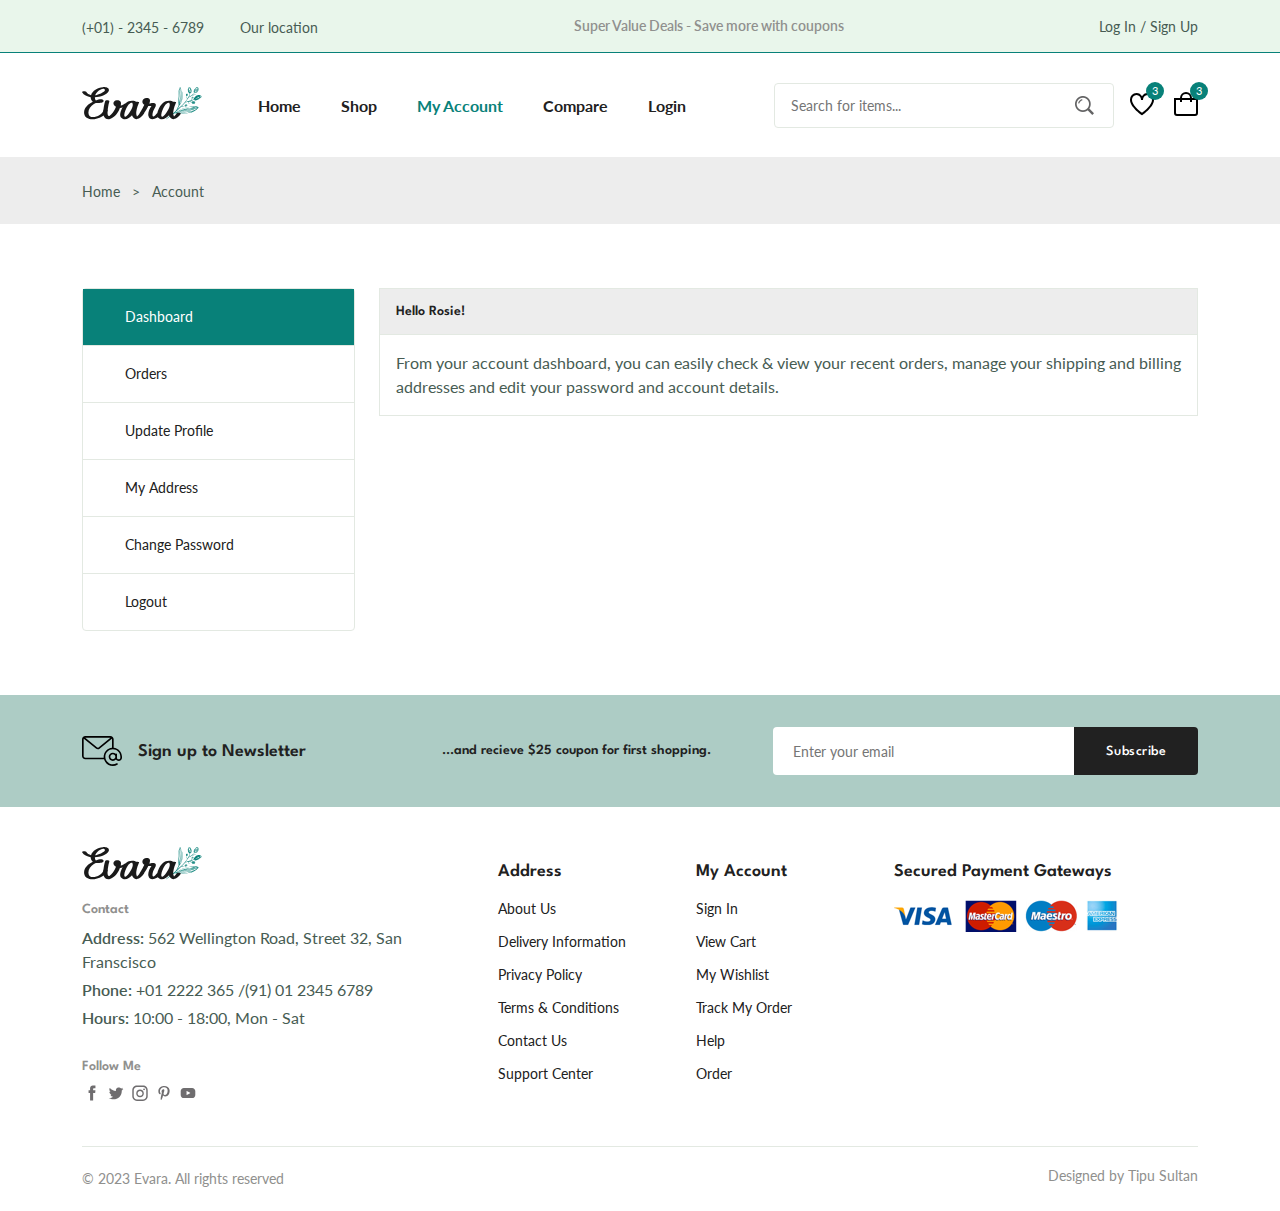
<file: accounts.html>
<!DOCTYPE html>
<html lang="en">
  <head>
    <meta charset="UTF-8" />
    <meta name="viewport" content="width=device-width, initial-scale=1.0" />

     <!--=============== FLATICON ===============-->
  <link rel='stylesheet' href='https://cdn-uicons.flaticon.com/2.0.0/uicons-regular-straight/css/uicons-regular-straight.css' />

  <!--=============== SWIPER CSS ===============-->
  <link rel="stylesheet" href="https://cdn.jsdeliver.net/npm/swiper@9/swiper-bundle.min.css" />
 
 
  <!--=============== CSS ===============-->
  <link rel="stylesheet" href="assets/css/styles.css"/>

    <title>Ecommerce Website</title>
  </head>
  <body>
    <!--=============== HEADER ===============-->
    <header class="header">
      <div class="header__top">
        <div class="header__container container">
          <div class="header__contact">
            <span>(+01) - 2345 - 6789</span>

            <span> Our location</span>
          </div>

          <p class="header__alert-news">
            Super Value Deals - Save more with coupons
          </p>

          <a href="login-register.html" class="header__top-action">Log In / Sign Up</a>
        </div>
      </div>

      <nav class="nav container">
        <a href="index.html" class="nav__logo">
          <img src="assets/img/logo.svg" alt="" class="nav__logo-img" />
        </a>

        <div class="nav__menu" id="nav-menu">
          <ul class="nav__list">
            <li class="nav__item">
              <a href="index.html" class="nav__link">Home</a>
            </li>

            <li class="nav__item">
              <a href="shop.html" class="nav__link">Shop</a>
            </li>

            <li class="nav__item">
              <a href="accounts.html" class="nav__link active-link">My Account</a>
            </li>

            <li class="nav__item">
              <a href="compare.html" class="nav__link">Compare</a>
            </li>

            <li class="nav__item">
              <a href="login-register.html" class="nav__link">Login</a>
            </li>
          </ul>

          <div class="header__search">
            <input type="text" placeholder="Search for items..." class="form__input">

            <button class="search__btn">
              <img src="assets/img/search.png" alt="">
            </button>
          </div>
        </div>

        <div class="header__user-actions">
          <a href="wishlist.html" class="header__action-btn">
            <img src="assets/img/icon-heart.svg" alt="" />
            <span class="count">3</span>
          </a>

          <a href="cart.html" class="header__action-btn">
            <img src="assets/img/icon-cart.svg" alt="" />
            <span class="count">3</span>
          </a>
        </div>
      </nav>
    </header>

    <!--=============== MAIN ===============-->
    <main class="main">
      <!--=============== BREADCRUMB ===============-->
      <section class="breadcrumb">
        <ul class="breadcrumb__list flex container">
          <li><a href="index.html" class="breadcrumb__link">Home</a></li>
          <li><span class="breadcrumb__link">></span></li>
          <li><span class="breadcrumb__link">Account</span></li>
        </ul>
      </section>

      <!--=============== ACCOUNTS ===============-->
      <section class="accounts section--lg">
        <div class="accounts__container container grid">
          <div class="account__tabs">
            <p class="account__tab active-tab" data-target="#dashboard">
              <i class="fi fi rs-settings-sliders"></i> Dashboard
            </p>

            <p class="account__tab" data-target="#orders">
              <i class="fi fi rs-shopping-bag"></i> Orders
            </p>

            <p class="account__tab" data-target="#update-profile">
              <i class="fi fi rs-user"></i> Update Profile
            </p>

            <p class="account__tab" data-target="#address">
              <i class="fi fi rs-marker"></i> My Address
            </p>

            <p class="account__tab" data-target="#change-password">
              <i class="fi fi rs-user"></i> Change Password
            </p>

            <p class="account__tab">
              <i class="fi fi rs-exit"></i> Logout
            </p>
          </div>

          <div class="tabs__content">
            <div class="tab__content active-tab" content id="dashboard">
              <h3 class="tab__header">Hello Rosie!</h3>

              <div class="tab__body">
                <p class="tab__description">
                  From your account dashboard, you can easily check & view your recent orders, manage your shipping and billing addresses and edit your password and account details.
                </p>
              </div>
            </div>

            <div class="tab__content" content id="orders">
              <h3 class="tab__header">Your Orders</h3>

              <div class="tab__body">
                <table class="placed__order-table">
                  <tr>
                    <th>Orders</th>
                    <th>Date</th>
                    <th>Status</th>
                    <th>Total</th>
                    <th>Actions</th>
                  </tr>

                  <tr>
                    <td>#1357</td>
                    <td>March 45, 2020</td>
                    <td>Processing</td>
                    <td>$125.00</td>
                    <td><a href="#" class="view__order">View</a></td>
                  </tr>

                  <tr>
                    <td>#12468</td>
                    <td>June 29, 2020</td>
                    <td>Completed</td>
                    <td>$364.00</td>
                    <td><a href="#" class="view__order">View</a></td>
                  </tr>

                  <tr>
                    <td>#1357</td>
                    <td>March 45, 2020</td>
                    <td>Processing</td>
                    <td>$125.00</td>
                    <td><a href="#" class="view__order">View</a></td>
                  </tr>
                </table>
              </div>
            </div>

            <div class="tab__content" content id="update-profile">
              <h3 class="tab__header">Update Profile</h3>

              <div class="tab__body">
                <form action="" class="form grid">
                  <input type="text" placeholder="Username" class="form__input">

                  <div class="form__btn">
                    <button class="btn btn--md">Save</button>
                  </div>
                </form>
              </div>
            </div>

            <div class="tab__content" content id="address">
              <h3 class="tab__header">Shipping Address</h3>

              <div class="tab__body">
                <address class="address">
                  3522 Interstate <br />
                  75 Business Spur, <br />
                  Sault Ste. <br />
                  Marie, MI 49783
                </address>

                <p class="city">New York</p>
                <a href="" class="edit">Edit</a>
              </div>
            </div>

            <div class="tab__content" content id="change-password">
              <h3 class="tab__header">Change Password</h3>

              <div class="tab__body">
                <form action="" class="form grid">
                  <input type="password" placeholder="Current Password" class="form__input" />

                  <input type="password" placeholder="New Password" class="form__input" />

                  <input type="password" placeholder="Confirm Password" class="form__input" />

                  <div class="form__btn">
                    <button class="btn btn--md">Save</button>
                  </div>
                </form>
              </div>
            </div>
          </div>
        </div>
      </section>

      <!--=============== NEWSLETTER ===============-->
      <section class="newsletter section">
        <div class="newsletter__container container grid">
          <h3 class="newsletter__title flex">
            <img src="assets/img/icon-email.svg" alt="" class="newsletter__icon" />
            Sign up to Newsletter
          </h3>

          <p class="newsletter__description">
            ...and recieve $25 coupon for first shopping.
          </p>

          <form action="" class="newsletter__form">
            <input type="text" placeholder="Enter your email" class="newsletter__input" />
            <button type="submit" class="newsletter__btn">Subscribe</button>
            </form>
          </div>
        </section>
    </main>

    <!--=============== FOOTER ===============-->
    <footer class="footer container">
      <div class="footer__container grid">
        <div class="footer__content">
          <a href="index.html" class="footer__logo">
            <img src="assets/img/logo.svg" alt="" class="footer__logo-img">
          </a>

          <h4 class="footer__subtitle">Contact</h4>

          <p class="footer__description"><span>Address:</span> 562 Wellington Road, Street 32, San Franscisco</p>

          <p class="footer__description"><span>Phone:</span> +01 2222 365 /(91) 01 2345 6789</p>

          <p class="footer__description"><span>Hours:</span> 10:00 - 18:00, Mon - Sat</p>

          <div class="footer__social">
            <h4 class="footer__subtitle">Follow Me</h4>

            <div class="footer__social-links">
              <a href="">
                <img src="assets/img/icon-facebook.svg" alt="" class="footer__social-icon" />
              </a>

              <a href="">
                <img src="assets/img/icon-twitter.svg" alt="" class="footer__social-icon" />
              </a>

              <a href="">
                <img src="assets/img/icon-instagram.svg" alt="" class="footer__social-icon" />
              </a>

              <a href="">
                <img src="assets/img/icon-pinterest.svg" alt="" class="footer__social-icon" />
              </a>

              <a href="">
                <img src="assets/img/icon-youtube.svg" alt="" class="footer__social-icon" />
              </a>
            </div>
          </div>
        </div>

        <div class="footer__content">
          <h3 class="footer__title">Address</h3>

          <ul class="footer__links">
            <li><a href="" class="footer__link">About Us</a></li>
            <li><a href="" class="footer__link">Delivery Information</a></li>
            <li><a href="" class="footer__link">Privacy Policy</a></li>
            <li><a href="" class="footer__link">Terms & Conditions</a></li>
            <li><a href="" class="footer__link">Contact Us</a></li>
            <li><a href="" class="footer__link">Support Center</a></li>
          </ul>
        </div>

        <div class="footer__content">
          <h3 class="footer__title">My Account</h3>

          <ul class="footer__links">
            <li><a href="" class="footer__link">Sign In</a></li>
            <li><a href="" class="footer__link">View Cart</a></li>
            <li><a href="" class="footer__link">My Wishlist</a></li>
            <li><a href="" class="footer__link">Track My Order</a></li>
            <li><a href="" class="footer__link">Help</a></li>
            <li><a href="" class="footer__link">Order</a></li>
          </ul>
        </div>

        <div class="footer__content">
          <h3 class="footer__title">Secured Payment Gateways</h3>

          <img src="assets/img/payment-method.png" alt="" class="payment__img" />
        </div>
      </div>

      <div class="footer__bottom">
        <p class="copyright">&copy; 2023 Evara. All rights reserved</p>
        <span class="designer">Designed by Tipu Sultan</span>
      </div>
    </footer>

      <!--=============== SWIPER JS ===============-->
  <script src="https://cdn.jsdeliver.net/npm/swiper@9/swiper-bundle.min.js"></script>

  <!--=============== MAIN JS ===============-->
  <script src="assets/js/main.js"></script>
  </body>
</html>
</file>
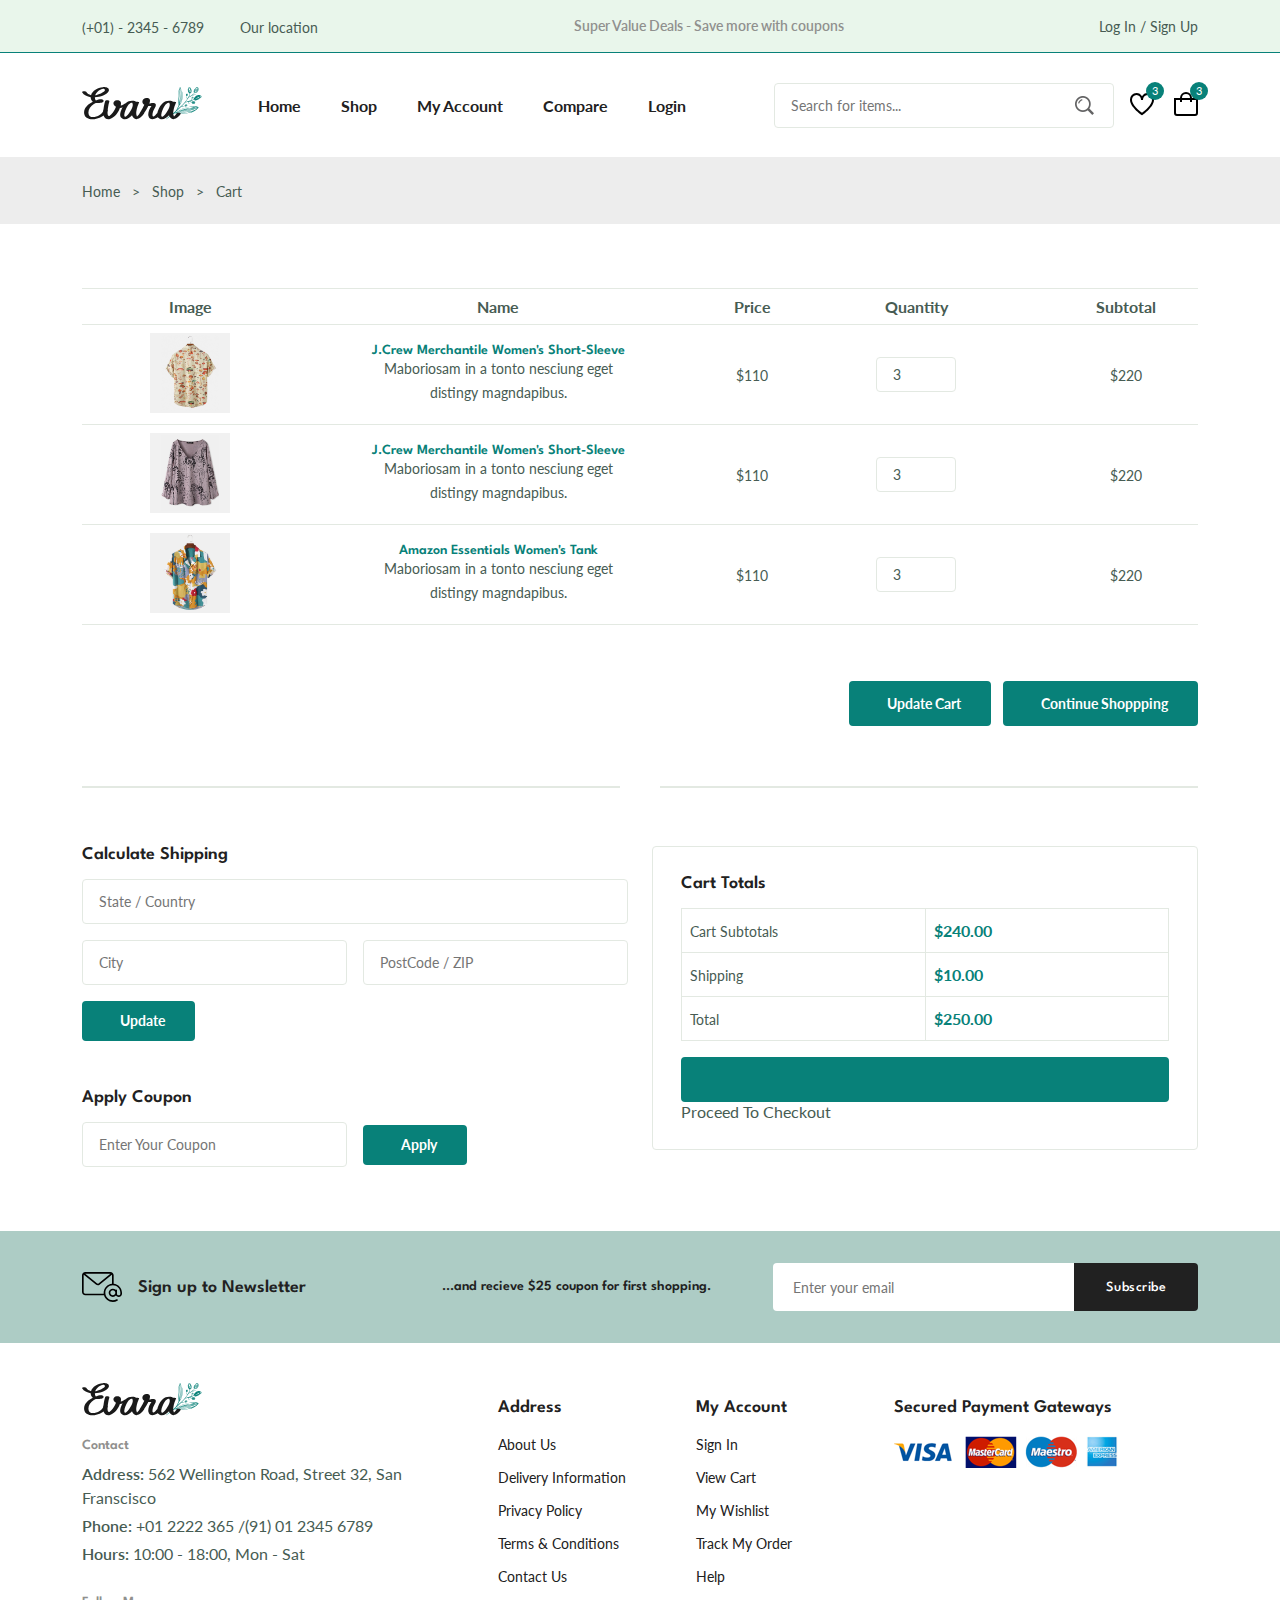
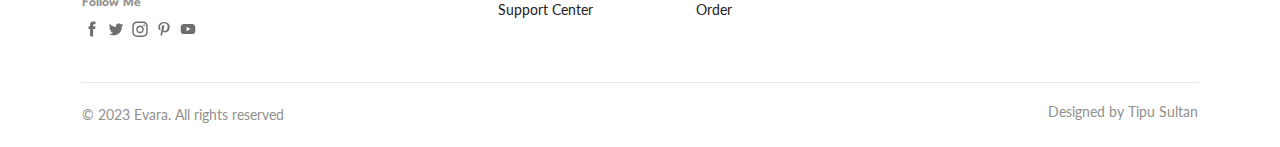
<file: cart.html>
<!DOCTYPE html>
<html lang="en">
  <head>
    <meta charset="UTF-8" />
    <meta name="viewport" content="width=device-width, initial-scale=1.0" />

       <!--=============== FLATICON ===============-->
       <link rel='stylesheet' href='https://cdn-uicons.flaticon.com/2.0.0/uicons-regular-straight/css/uicons-regular-straight.css' />

 <!--=============== SWIPER CSS ===============-->
 <link rel="stylesheet" href="https://cdn.jsdeliver.net/npm/swiper@9/swiper-bundle.min.css" />


 <!--=============== CSS ===============-->
 <link rel="stylesheet" href="assets/css/styles.css" />

    <title>Ecommerce Website</title>
  </head>
  <body>
    <!--=============== HEADER ===============-->
    <header class="header">
      <div class="header__top">
        <div class="header__container container">
          <div class="header__contact">
            <span>(+01) - 2345 - 6789</span>

            <span> Our location</span>
          </div>

          <p class="header__alert-news">
            Super Value Deals - Save more with coupons
          </p>

          <a href="login-register.html" class="header__top-action">Log In / Sign Up</a>
        </div>
      </div>

      <nav class="nav container">
        <a href="index.html" class="nav__logo">
          <img src="assets/img/logo.svg" alt="" class="nav__logo-img" />
        </a>

        <div class="nav__menu" id="nav-menu">
          <ul class="nav__list">
            <li class="nav__item">
              <a href="index.html" class="nav__link">Home</a>
            </li>

            <li class="nav__item">
              <a href="shop.html" class="nav__link">Shop</a>
            </li>

            <li class="nav__item">
              <a href="accounts.html" class="nav__link">My Account</a>
            </li>

            <li class="nav__item">
              <a href="compare.html" class="nav__link">Compare</a>
            </li>

            <li class="nav__item">
              <a href="login-register.html" class="nav__link">Login</a>
            </li>
          </ul>

          <div class="header__search">
            <input type="text" placeholder="Search for items..." class="form__input">

            <button class="search__btn">
              <img src="assets/img/search.png" alt="">
            </button>
          </div>
        </div>

        <div class="header__user-actions">
          <a href="wishlist.html" class="header__action-btn">
            <img src="assets/img/icon-heart.svg" alt="" />
            <span class="count">3</span>
          </a>

          <a href="cart.html" class="header__action-btn">
            <img src="assets/img/icon-cart.svg" alt="" />
            <span class="count">3</span>
          </a>
        </div>
      </nav>
    </header>

    <!--=============== MAIN ===============-->
    <main class="main">
      <!--=============== BREADCRUMB ===============-->
      <section class="breadcrumb">
        <ul class="breadcrumb__list flex container">
          <li><a href="index.html" class="breadcrumb__link">Home</a></li>
          <li><span class="breadcrumb__link">></span></li>
          <li><span class="breadcrumb__link">Shop</span></li>
          <li><span class="breadcrumb__link">></span></li>
          <li><span class="breadcrumb__link">Cart</span></li>
        </ul>
      </section>

      <!--=============== CART ===============-->
      <section class="cart section--lg container">
        <div class="table__container">
          <table class="table">
            <tr>
              <th>Image</th>
              <th>Name</th>
              <th>Price</th>
              <th>Quantity</th>
              <th>Subtotal</th>
              <th>Remove</th>
            </tr>

            <tr>
              <td>
                <img src="assets/img/product-1-2.jpg" alt="" class="table__img" />
              </td>

              <td>
                <h3 class="table__title">
                  J.Crew Merchantile Women's Short-Sleeve 
                </h3>
                <p class="table__description">
                  Maboriosam in a tonto nesciung eget distingy magndapibus. 
                </p>
              </td>

              <td><span class="table__price">$110</span></td>

              <td><input type="number" value="3" class="quantity"></td>

              <td><span class="table__subtotal">$220</span></td>

              <td><i class="fi fi-trash table__trash"></i></td>
            </tr>

            <tr>
              <td>
                <img src="assets/img/product-7-1.jpg" alt="" class="table__img" />
              </td>

              <td>
                <h3 class="table__title">
                  J.Crew Merchantile Women's Short-Sleeve 
                </h3>
                <p class="table__description">
                  Maboriosam in a tonto nesciung eget distingy magndapibus. 
                </p>
              </td>

              <td><span class="table__price">$110</span></td>

              <td><input type="number" value="3" class="quantity"></td>

              <td><span class="table__subtotal">$220</span></td>

              <td><i class="fi fi-trash table__trash"></i></td>
            </tr>

            <tr>
              <td>
                <img src="assets/img/product-2-1.jpg" alt="" class="table__img" />
              </td>

              <td>
                <h3 class="table__title">
                  Amazon Essentials Women's Tank
                </h3>
                <p class="table__description">
                  Maboriosam in a tonto nesciung eget distingy magndapibus. 
                </p>
              </td>

              <td><span class="table__price">$110</span></td>

              <td><input type="number" value="3" class="quantity"></td>

              <td><span class="table__subtotal">$220</span></td>

              <td><i class="fi fi-trash table__trash"></i></td>
            </tr>
          </table>
        </div>

        <div class="cart__actions">
          <a href="" class="btn flex btn--md">
            <i class="fi-rs-shuffle"></i> Update Cart
          </a>

          <a href="" class="btn flex btn--md">
            <i class="fi-rs-shopping-bag"></i> Continue Shoppping
          </a>
        </div>

        <div class="divider">
          <i class="fi fi-rs-fingerprint"></i>
        </div>

        <div class="cart__group grid">
          <div>
            <div class="cart__shipping">
              <h3 class="section__title">Calculate Shipping</h3>

              <form action="" class="form grid">
                <input type="text" placeholder="State / Country" class="form__input" />

                <div class="form__group grid">
                  <input type="text" placeholder="City" class="form__input" />

                  <input type="text" placeholder="PostCode / ZIP" class="form__input" />
                </div>

                <div class="form__btn">
                  <button class="btn flex btn--sm">
                    <i class="fi-rs-shuffle"></i> Update
                  </button>
                </div>
              </form>
            </div>

            <div class="cart__coupon">
              <h3 class="section__title">Apply Coupon</h3>

              <form action="" class="coupon__form form grid">
                <div class="form__group grid">
                  <input type="text" class="form__input" placeholder="Enter Your Coupon" />

                  <div class="form__btn">
                    <button class="btn flex btn--sm">
                      <i class="fi-rs-label"></i> Apply
                    </button>
                  </div>
                </div>
              </form>
            </div>
          </div>

          <div class="cart__total">
            <h3 class="section__title">Cart Totals</h3>

            <table class="cart__total-table">
              <tr>
                <td><span class="cart__total-title">Cart Subtotals</span></td>
                <td><span class="cart__total-price">$240.00</span></td>
              </tr>

              <tr>
                <td><span class="cart__total-title">Shipping</span></td>
                <td><span class="cart__total-price">$10.00</span></td>
              </tr>

              <tr>
                <td><span class="cart__total-title">Total</span></td>
                <td><span class="cart__total-price">$250.00</span></td>
              </tr>
            </table>

            <a href="checkout.html" class="btn flex btn--md"></a>
            <i class="fi fi-rs-box-alt"></i> Proceed To Checkout
          </div>
        </div>
      </section>

      <!--=============== NEWSLETTER ===============-->
      <section class="newsletter section">
        <div class="newsletter__container container grid">
          <h3 class="newsletter__title flex">
            <img src="assets/img/icon-email.svg" alt="" class="newsletter__icon" />
            Sign up to Newsletter
          </h3>

          <p class="newsletter__description">
            ...and recieve $25 coupon for first shopping.
          </p>

          <form action="" class="newsletter__form">
            <input type="text" placeholder="Enter your email" class="newsletter__input" />
            <button type="submit" class="newsletter__btn">Subscribe</button>
            </form>
          </div>
        </section>
    </main>

    <!--=============== FOOTER ===============-->
    <footer class="footer container">
      <div class="footer__container grid">
        <div class="footer__content">
          <a href="index.html" class="footer__logo">
            <img src="assets/img/logo.svg" alt="" class="footer__logo-img">
          </a>

          <h4 class="footer__subtitle">Contact</h4>

          <p class="footer__description"><span>Address:</span> 562 Wellington Road, Street 32, San Franscisco</p>

          <p class="footer__description"><span>Phone:</span> +01 2222 365 /(91) 01 2345 6789</p>

          <p class="footer__description"><span>Hours:</span> 10:00 - 18:00, Mon - Sat</p>

          <div class="footer__social">
            <h4 class="footer__subtitle">Follow Me</h4>

            <div class="footer__social-links">
              <a href="">
                <img src="assets/img/icon-facebook.svg" alt="" class="footer__social-icon" />
              </a>

              <a href="">
                <img src="assets/img/icon-twitter.svg" alt="" class="footer__social-icon" />
              </a>

              <a href="">
                <img src="assets/img/icon-instagram.svg" alt="" class="footer__social-icon" />
              </a>

              <a href="">
                <img src="assets/img/icon-pinterest.svg" alt="" class="footer__social-icon" />
              </a>

              <a href="">
                <img src="assets/img/icon-youtube.svg" alt="" class="footer__social-icon" />
              </a>
            </div>
          </div>
        </div>

        <div class="footer__content">
          <h3 class="footer__title">Address</h3>

          <ul class="footer__links">
            <li><a href="" class="footer__link">About Us</a></li>
            <li><a href="" class="footer__link">Delivery Information</a></li>
            <li><a href="" class="footer__link">Privacy Policy</a></li>
            <li><a href="" class="footer__link">Terms & Conditions</a></li>
            <li><a href="" class="footer__link">Contact Us</a></li>
            <li><a href="" class="footer__link">Support Center</a></li>
          </ul>
        </div>

        <div class="footer__content">
          <h3 class="footer__title">My Account</h3>

          <ul class="footer__links">
            <li><a href="" class="footer__link">Sign In</a></li>
            <li><a href="" class="footer__link">View Cart</a></li>
            <li><a href="" class="footer__link">My Wishlist</a></li>
            <li><a href="" class="footer__link">Track My Order</a></li>
            <li><a href="" class="footer__link">Help</a></li>
            <li><a href="" class="footer__link">Order</a></li>
          </ul>
        </div>

        <div class="footer__content">
          <h3 class="footer__title">Secured Payment Gateways</h3>

          <img src="assets/img/payment-method.png" alt="" class="payment__img" />
        </div>
      </div>

      <div class="footer__bottom">
        <p class="copyright">&copy; 2023 Evara. All rights reserved</p>
        <span class="designer">Designed by Tipu Sultan</span>
      </div>
    </footer>

   <!--=============== SWIPER JS ===============-->
   <script src="https://cdn.jsdeliver.net/npm/swiper@9/swiper-bundle.min.js"></script>

   <!--=============== MAIN JS ===============-->
   <script src="assets/js/main.js"></script>
  </body>
</html>
</file>
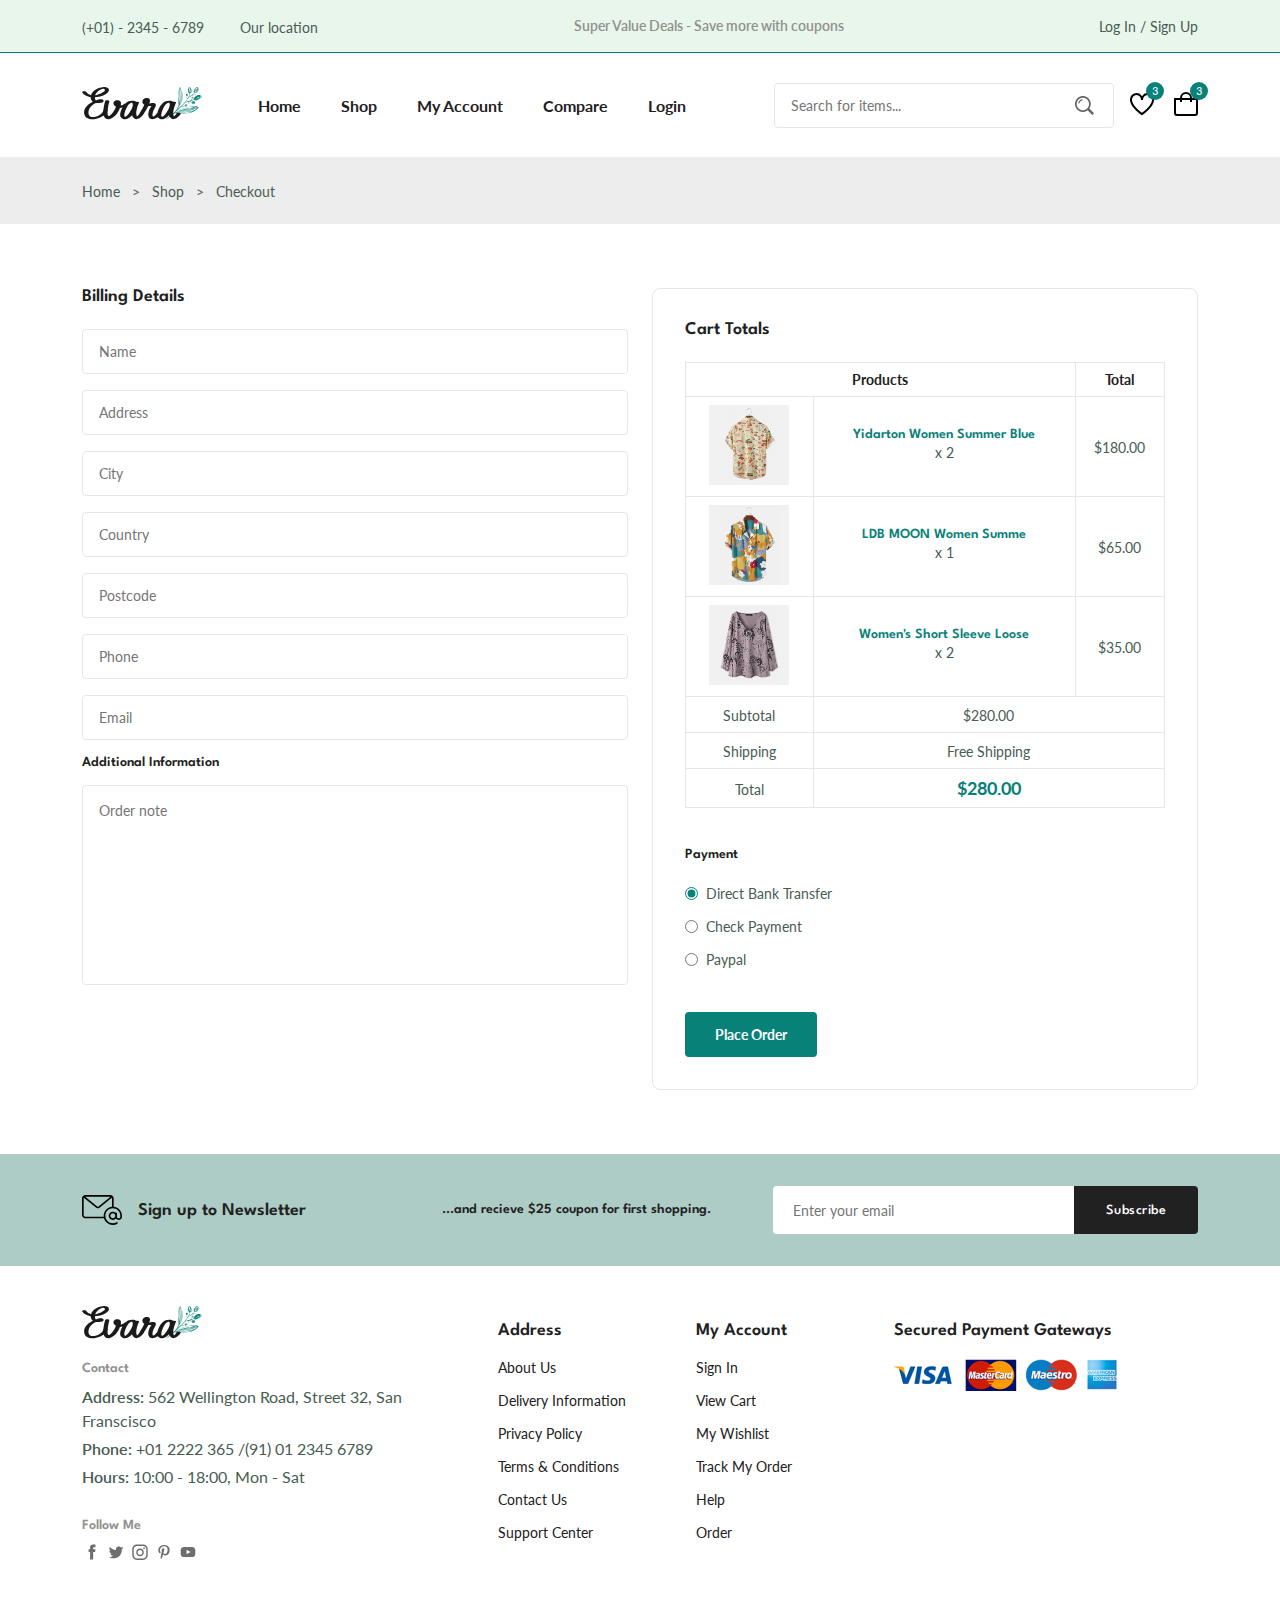
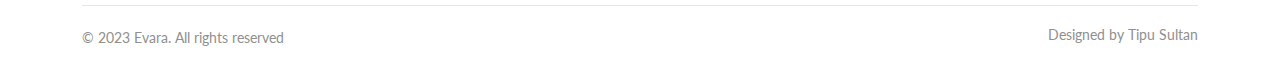
<file: checkout.html>
<!DOCTYPE html>
<html lang="en">
  <head>
    <meta charset="UTF-8" />
    <meta name="viewport" content="width=device-width, initial-scale=1.0" />

 <!--=============== FLATICON ===============-->
 <link rel='stylesheet' href='https://cdn-uicons.flaticon.com/2.0.0/uicons-regular-straight/css/uicons-regular-straight.css' />

 <!--=============== SWIPER CSS ===============-->
 <link rel="stylesheet" href="https://cdn.jsdeliver.net/npm/swiper@9/swiper-bundle.min.css" />


 <!--=============== CSS ===============-->
 <link rel="stylesheet" href="assets/css/styles.css" />

    <title>Ecommerce Website</title>
  </head>
  <body>
    <!--=============== HEADER ===============-->
    <header class="header">
      <div class="header__top">
        <div class="header__container container">
          <div class="header__contact">
            <span>(+01) - 2345 - 6789</span>

            <span> Our location</span>
          </div>

          <p class="header__alert-news">
            Super Value Deals - Save more with coupons
          </p>

          <a href="login-register.html" class="header__top-action">Log In / Sign Up</a>
        </div>
      </div>

      <nav class="nav container">
        <a href="index.html" class="nav__logo">
          <img src="assets/img/logo.svg" alt="" class="nav__logo-img" />
        </a>

        <div class="nav__menu" id="nav-menu">
          <ul class="nav__list">
            <li class="nav__item">
              <a href="index.html" class="nav__link">Home</a>
            </li>

            <li class="nav__item">
              <a href="shop.html" class="nav__link">Shop</a>
            </li>

            <li class="nav__item">
              <a href="accounts.html" class="nav__link">My Account</a>
            </li>

            <li class="nav__item">
              <a href="compare.html" class="nav__link">Compare</a>
            </li>

            <li class="nav__item">
              <a href="login-register.html" class="nav__link">Login</a>
            </li>
          </ul>

          <div class="header__search">
            <input type="text" placeholder="Search for items..." class="form__input">

            <button class="search__btn">
              <img src="assets/img/search.png" alt="">
            </button>
          </div>
        </div>

        <div class="header__user-actions">
          <a href="wishlist.html" class="header__action-btn">
            <img src="assets/img/icon-heart.svg" alt="" />
            <span class="count">3</span>
          </a>

          <a href="cart.html" class="header__action-btn">
            <img src="assets/img/icon-cart.svg" alt="" />
            <span class="count">3</span>
          </a>
        </div>
      </nav>
    </header>

    <!--=============== MAIN ===============-->
    <main class="main">
      <!--=============== BREADCRUMB ===============-->
      <section class="breadcrumb">
        <ul class="breadcrumb__list flex container">
          <li><a href="index.html" class="breadcrumb__link">Home</a></li>
          <li><span class="breadcrumb__link">></span></li>
          <li><span class="breadcrumb__link">Shop</span></li>        
          <li><span class="breadcrumb__link">></span></li>
          <li><span class="breadcrumb__link">Checkout</span></li>
        </ul>
      </section>

      <!--=============== CHECKOUT ===============-->
      <section class="checkout section--lg">
        <div class="checkout__container container grid">
          <div class="checkout__group">
            <h3 class="section__title">Billing Details</h3>

            <form action="" class="form grid">
              <input type="text" placeholder="Name" class="form__input">

              <input type="text" placeholder="Address" class="form__input">

              <input type="text" placeholder="City" class="form__input">

              <input type="text" placeholder="Country" class="form__input">

              <input type="text" placeholder="Postcode" class="form__input">

              <input type="text" placeholder="Phone" class="form__input">

              <input type="text" placeholder="Email" class="form__input">

              <h3 class="checkout__title">Additional Information</h3>

              <textarea name="" placeholder="Order note" id="" cols="30" rows="10" class="form__input textarea"></textarea>
            </form>
          </div>

          <div class="checkout__group">
            <h3 class="section__title">Cart Totals</h3>

            <table class="order__table">
              <tr>
                <th colspan="2">Products</th>
                <th>Total</th>
              </tr>

              <tr>
                <td><img src="assets/img/product-1-2.jpg" alt="" class="order__img"></td>

                <td>
                  <h3 class="table__title">Yidarton Women Summer Blue</h3>
                  <p class="table__quantity">x 2</p>
                </td>

                <td><span class="table__price">$180.00</span></td>
              </tr>

              <tr>
                <td><img src="assets/img/product-2-1.jpg" alt="" class="order__img"></td>

                <td>
                  <h3 class="table__title">LDB MOON Women Summe</h3>
                  <p class="table__quantity">x 1</p>
                </td>

                <td><span class="table__price">$65.00</span></td>
              </tr>

              <tr>
                <td><img src="assets/img/product-7-1.jpg" alt="" class="order__img"></td>

                <td>
                  <h3 class="table__title">Women's Short Sleeve Loose</h3>
                  <p class="table__quantity">x 2</p>
                </td>

                <td><span class="table__price">$35.00</span></td>
              </tr>

              <tr>
                <td><span class="order__subtitle">Subtotal</span></td>
                <td colspan="2"><span class="table__price">$280.00</span></td>
              </tr>

              <tr>
                <td><span class="order__subtitle">Shipping</span></td>
                <td colspan="2"><span class="table__price">Free Shipping</span></td>
              </tr>

              <tr>
                <td><span class="order__subtitle">Total</span></td>
                <td colspan="2"><span class="order__grand-total">$280.00</span></td>
              </tr>
              
            </table>

            <div class="payment__methods">
              <h3 class="checkout__title payment__title">Payment</h3>

              <div class="payment__option flex">
                <input type="radio" name="radio" checked class="payment__input" />
                <label for="" class="payment__label">
                  Direct Bank Transfer
                </label>
              </div>

              <div class="payment__option flex">
                <input type="radio" name="radio" class="payment__input" />
                <label for="" class="payment__label">
                  Check Payment
                </label>
              </div>

              <div class="payment__option flex">
                <input type="radio" name="radio" class="payment__input" />
                <label for="" class="payment__label">
                  Paypal
                </label>
              </div>
            </div>

            <button class="btn btn--md">Place Order</button>
          </div>
        </div>
      </section>

      <!--=============== NEWSLETTER ===============-->
      <section class="newsletter section">
        <div class="newsletter__container container grid">
          <h3 class="newsletter__title flex">
            <img src="assets/img/icon-email.svg" alt="" class="newsletter__icon" />
            Sign up to Newsletter
          </h3>

          <p class="newsletter__description">
            ...and recieve $25 coupon for first shopping.
          </p>

          <form action="" class="newsletter__form">
            <input type="text" placeholder="Enter your email" class="newsletter__input" />
            <button type="submit" class="newsletter__btn">Subscribe</button>
            </form>
          </div>
        </section>
    </main>

    <!--=============== FOOTER ===============-->
    <footer class="footer container">
      <div class="footer__container grid">
        <div class="footer__content">
          <a href="index.html" class="footer__logo">
            <img src="assets/img/logo.svg" alt="" class="footer__logo-img">
          </a>

          <h4 class="footer__subtitle">Contact</h4>

          <p class="footer__description"><span>Address:</span> 562 Wellington Road, Street 32, San Franscisco</p>

          <p class="footer__description"><span>Phone:</span> +01 2222 365 /(91) 01 2345 6789</p>

          <p class="footer__description"><span>Hours:</span> 10:00 - 18:00, Mon - Sat</p>

          <div class="footer__social">
            <h4 class="footer__subtitle">Follow Me</h4>

            <div class="footer__social-links">
              <a href="">
                <img src="assets/img/icon-facebook.svg" alt="" class="footer__social-icon" />
              </a>

              <a href="">
                <img src="assets/img/icon-twitter.svg" alt="" class="footer__social-icon" />
              </a>

              <a href="">
                <img src="assets/img/icon-instagram.svg" alt="" class="footer__social-icon" />
              </a>

              <a href="">
                <img src="assets/img/icon-pinterest.svg" alt="" class="footer__social-icon" />
              </a>

              <a href="">
                <img src="assets/img/icon-youtube.svg" alt="" class="footer__social-icon" />
              </a>
            </div>
          </div>
        </div>

        <div class="footer__content">
          <h3 class="footer__title">Address</h3>

          <ul class="footer__links">
            <li><a href="" class="footer__link">About Us</a></li>
            <li><a href="" class="footer__link">Delivery Information</a></li>
            <li><a href="" class="footer__link">Privacy Policy</a></li>
            <li><a href="" class="footer__link">Terms & Conditions</a></li>
            <li><a href="" class="footer__link">Contact Us</a></li>
            <li><a href="" class="footer__link">Support Center</a></li>
          </ul>
        </div>

        <div class="footer__content">
          <h3 class="footer__title">My Account</h3>

          <ul class="footer__links">
            <li><a href="" class="footer__link">Sign In</a></li>
            <li><a href="" class="footer__link">View Cart</a></li>
            <li><a href="" class="footer__link">My Wishlist</a></li>
            <li><a href="" class="footer__link">Track My Order</a></li>
            <li><a href="" class="footer__link">Help</a></li>
            <li><a href="" class="footer__link">Order</a></li>
          </ul>
        </div>

        <div class="footer__content">
          <h3 class="footer__title">Secured Payment Gateways</h3>

          <img src="assets/img/payment-method.png" alt="" class="payment__img" />
        </div>
      </div>

      <div class="footer__bottom">
        <p class="copyright">&copy; 2023 Evara. All rights reserved</p>
        <span class="designer">Designed by Tipu Sultan</span>
      </div>
    </footer>

  <!--=============== SWIPER JS ===============-->
  <script src="https://cdn.jsdeliver.net/npm/swiper@9/swiper-bundle.min.js"></script>

  <!--=============== MAIN JS ===============-->
  <script src="assets/js/main.js"></script>
  </body>
</html>
</file>
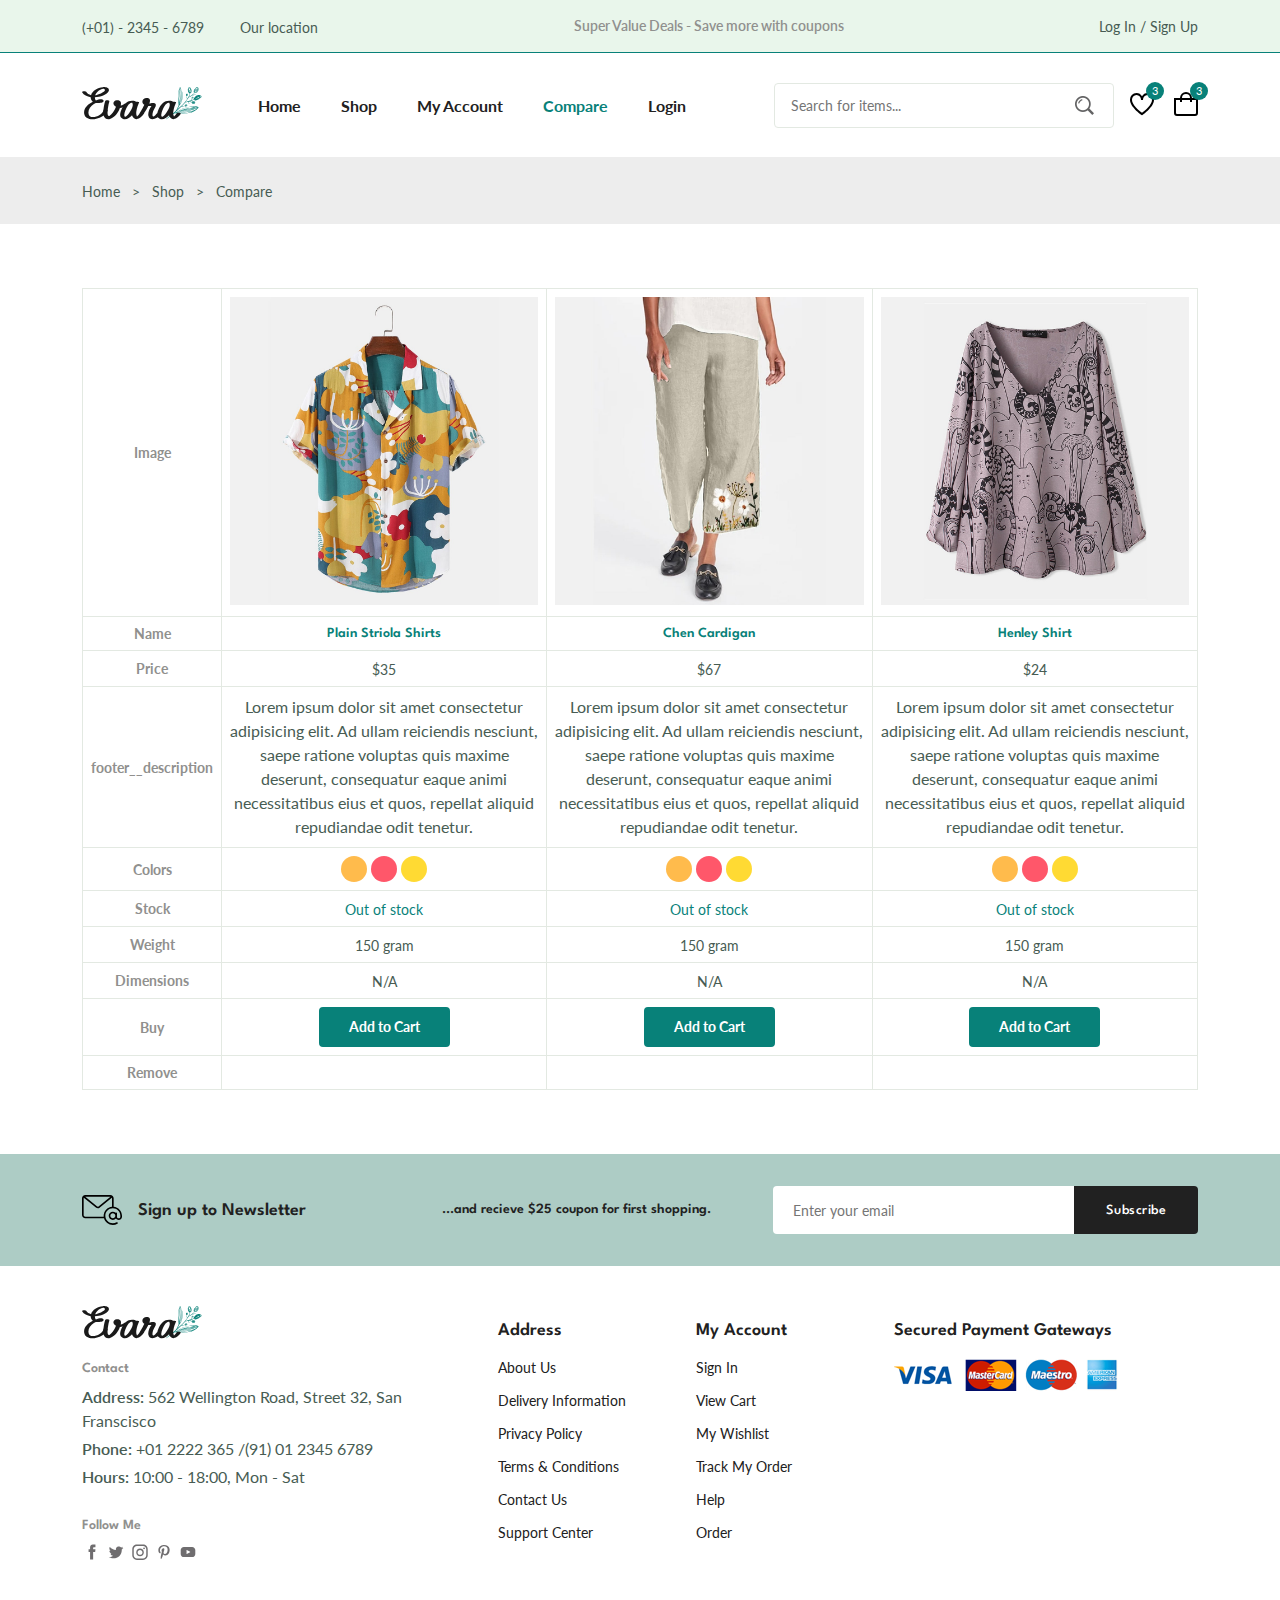
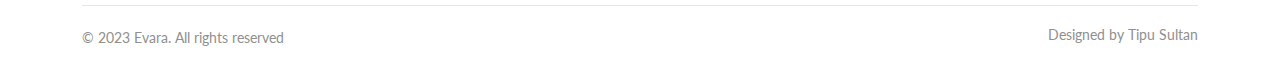
<file: compare.html>
<!DOCTYPE html>
<html lang="en">
  <head>
    <meta charset="UTF-8" />
    <meta name="viewport" content="width=device-width, initial-scale=1.0" />

  <!--=============== FLATICON ===============-->
  <link rel='stylesheet' href='https://cdn-uicons.flaticon.com/2.0.0/uicons-regular-straight/css/uicons-regular-straight.css' />

  <!--=============== SWIPER CSS ===============-->
  <link rel="stylesheet" href="https://cdn.jsdeliver.net/npm/swiper@9/swiper-bundle.min.css" />
 
 
  <!--=============== CSS ===============-->
  <link rel="stylesheet" href="assets/css/styles.css" />

    <title>Ecommerce Website</title>
  </head>
  <body>
    <!--=============== HEADER ===============-->
    <header class="header">
      <div class="header__top">
        <div class="header__container container">
          <div class="header__contact">
            <span>(+01) - 2345 - 6789</span>

            <span> Our location</span>
          </div>

          <p class="header__alert-news">
            Super Value Deals - Save more with coupons
          </p>

          <a href="login-register.html" class="header__top-action">Log In / Sign Up</a>
        </div>
      </div>

      <nav class="nav container">
        <a href="index.html" class="nav__logo">
          <img src="assets/img/logo.svg" alt="" class="nav__logo-img" />
        </a>

        <div class="nav__menu" id="nav-menu">
          <ul class="nav__list">
            <li class="nav__item">
              <a href="index.html" class="nav__link">Home</a>
            </li>

            <li class="nav__item">
              <a href="shop.html" class="nav__link">Shop</a>
            </li>

            <li class="nav__item">
              <a href="accounts.html" class="nav__link">My Account</a>
            </li>

            <li class="nav__item">
              <a href="compare.html" class="nav__link active-link">Compare</a>
            </li>

            <li class="nav__item">
              <a href="login-register.html" class="nav__link">Login</a>
            </li>
          </ul>

          <div class="header__search">
            <input type="text" placeholder="Search for items..." class="form__input">

            <button class="search__btn">
              <img src="assets/img/search.png" alt="">
            </button>
          </div>
        </div>

        <div class="header__user-actions">
          <a href="wishlist.html" class="header__action-btn">
            <img src="assets/img/icon-heart.svg" alt="" />
            <span class="count">3</span>
          </a>

          <a href="cart.html" class="header__action-btn">
            <img src="assets/img/icon-cart.svg" alt="" />
            <span class="count">3</span>
          </a>
        </div>
      </nav>
    </header>

    <!--=============== MAIN ===============-->
    <main class="main">
      <!--=============== BREADCRUMB ===============-->
      <section class="breadcrumb">
        <ul class="breadcrumb__list flex container">
          <li><a href="index.html" class="breadcrumb__link">Home</a></li>
          <li><span class="breadcrumb__link">></span></li>
          <li><span class="breadcrumb__link">Shop</span></li>
          <li><span class="breadcrumb__link">></span></li>
          <li><span class="breadcrumb__link">Compare</span></li>
        </ul>
      </section>

      <!--=============== COMPARE ===============-->
      <section class="compare container section--lg">
        <table class="compare__table">
          <tr>
            <th>Image</th>
            <td><img src="assets/img/product-2-1.jpg" alt="" class="compare__img" /></td>

            <td><img src="assets/img/product-4-1.jpg" alt="" class="compare__img" /></td>

            <td><img src="assets/img/product-7-1.jpg" alt="" class="compare__img"></td>
          </tr>

          <tr>
            <th>Name</th>
            <td><h3 class="table__title">Plain Striola Shirts</h3></td>
            <td><h3 class="table__title">Chen Cardigan</h3></td>
            <td><h3 class="table__title">Henley Shirt</h3></td>
          </tr>

          <tr>
            <th>Price</th>
            <td><span class="table__price">$35</span></td>
            <td><span class="table__price">$67</span></td>
            <td><span class="table__price">$24</span></td>
          </tr>

          <tr>
            <th>footer__description</th>
            <td><p>Lorem ipsum dolor sit amet consectetur adipisicing elit. Ad ullam reiciendis nesciunt, saepe ratione voluptas quis maxime deserunt, consequatur eaque animi necessitatibus eius et quos, repellat aliquid repudiandae odit tenetur.</p></td>

            <td><p>Lorem ipsum dolor sit amet consectetur adipisicing elit. Ad ullam reiciendis nesciunt, saepe ratione voluptas quis maxime deserunt, consequatur eaque animi necessitatibus eius et quos, repellat aliquid repudiandae odit tenetur.</p></td>

            <td><p>Lorem ipsum dolor sit amet consectetur adipisicing elit. Ad ullam reiciendis nesciunt, saepe ratione voluptas quis maxime deserunt, consequatur eaque animi necessitatibus eius et quos, repellat aliquid repudiandae odit tenetur.</p></td>
          </tr>

          <tr>
            <th>Colors</th>
            <td>
              <ul class="color__list compare__colors">
              <li>
                <a href="#" class="color__link" style="background-color: hsl(37, 100%, 65%)"></a>
              </li>

              <li>
                <a href="#" class="color__link" style="background-color: hsl(353, 100%, 67%)"></a>
              </li>

              <li>
                <a href="#" class="color__link" style="background-color: hsl(49, 100%, 60%)"></a>
              </li>
            </ul>
          </td>

          <td>
            <ul class="color__list compare__colors">
            <li>
              <a href="#" class="color__link" style="background-color: hsl(37, 100%, 65%)"></a>
            </li>

            <li>
              <a href="#" class="color__link" style="background-color: hsl(353, 100%, 67%)"></a>
            </li>

            <li>
              <a href="#" class="color__link" style="background-color: hsl(49, 100%, 60%)"></a>
            </li>
          </ul>
        </td>

        <td>
          <ul class="color__list compare__colors">
          <li>
            <a href="#" class="color__link" style="background-color: hsl(37, 100%, 65%)"></a>
          </li>

          <li>
            <a href="#" class="color__link" style="background-color: hsl(353, 100%, 67%)"></a>
          </li>

          <li>
            <a href="#" class="color__link" style="background-color: hsl(49, 100%, 60%)"></a>
          </li>
        </ul>
      </td>
          </tr>

          <tr>
            <th>Stock</th>
            <td><span class="table__stock">Out of stock</span></td>
            <td><span class="table__stock">Out of stock</span></td>
            <td><span class="table__stock">Out of stock</span></td>
          </tr>

          <tr>
            <th>Weight</th>
            <td><span class="table__weight">150 gram</span></td>
            <td><span class="table__weight">150 gram</span></td>
            <td><span class="table__weight">150 gram</span></td>
          </tr>

          <tr>
            <th>Dimensions</th>
            <td><span class="table__dimension">N/A</span></td>
            <td><span class="table__dimension">N/A</span></td>
            <td><span class="table__dimension">N/A</span></td>
          </tr>

          <tr>
            <th>Buy</th>
            <td><a href="" class="btn btn--sm">Add to Cart</a></td>
            <td><a href="" class="btn btn--sm">Add to Cart</a></td>
            <td><a href="" class="btn btn--sm">Add to Cart</a></td>
          </tr>

          <tr>
            <th>Remove</th>
            <td><i class="fi fi-rs-trash table__trash"></i></td>
            <td><i class="fi fi-rs-trash table__trash"></i></td>
            <td><i class="fi fi-rs-trash table__trash"></i></td>
          </tr>
        </table>
      </section>

      <!--=============== NEWSLETTER ===============-->
      <section class="newsletter section">
        <div class="newsletter__container container grid">
          <h3 class="newsletter__title flex">
            <img src="assets/img/icon-email.svg" alt="" class="newsletter__icon" />
            Sign up to Newsletter
          </h3>

          <p class="newsletter__description">
            ...and recieve $25 coupon for first shopping.
          </p>

          <form action="" class="newsletter__form">
            <input type="text" placeholder="Enter your email" class="newsletter__input" />
            <button type="submit" class="newsletter__btn">Subscribe</button>
            </form>
          </div>
        </section>
    </main>

    <!--=============== FOOTER ===============-->
    <footer class="footer container">
      <div class="footer__container grid">
        <div class="footer__content">
          <a href="index.html" class="footer__logo">
            <img src="assets/img/logo.svg" alt="" class="footer__logo-img">
          </a>

          <h4 class="footer__subtitle">Contact</h4>

          <p class="footer__description"><span>Address:</span> 562 Wellington Road, Street 32, San Franscisco</p>

          <p class="footer__description"><span>Phone:</span> +01 2222 365 /(91) 01 2345 6789</p>

          <p class="footer__description"><span>Hours:</span> 10:00 - 18:00, Mon - Sat</p>

          <div class="footer__social">
            <h4 class="footer__subtitle">Follow Me</h4>

            <div class="footer__social-links">
              <a href="">
                <img src="assets/img/icon-facebook.svg" alt="" class="footer__social-icon" />
              </a>

              <a href="">
                <img src="assets/img/icon-twitter.svg" alt="" class="footer__social-icon" />
              </a>

              <a href="">
                <img src="assets/img/icon-instagram.svg" alt="" class="footer__social-icon" />
              </a>

              <a href="">
                <img src="assets/img/icon-pinterest.svg" alt="" class="footer__social-icon" />
              </a>

              <a href="">
                <img src="assets/img/icon-youtube.svg" alt="" class="footer__social-icon" />
              </a>
            </div>
          </div>
        </div>

        <div class="footer__content">
          <h3 class="footer__title">Address</h3>

          <ul class="footer__links">
            <li><a href="" class="footer__link">About Us</a></li>
            <li><a href="" class="footer__link">Delivery Information</a></li>
            <li><a href="" class="footer__link">Privacy Policy</a></li>
            <li><a href="" class="footer__link">Terms & Conditions</a></li>
            <li><a href="" class="footer__link">Contact Us</a></li>
            <li><a href="" class="footer__link">Support Center</a></li>
          </ul>
        </div>

        <div class="footer__content">
          <h3 class="footer__title">My Account</h3>

          <ul class="footer__links">
            <li><a href="" class="footer__link">Sign In</a></li>
            <li><a href="" class="footer__link">View Cart</a></li>
            <li><a href="" class="footer__link">My Wishlist</a></li>
            <li><a href="" class="footer__link">Track My Order</a></li>
            <li><a href="" class="footer__link">Help</a></li>
            <li><a href="" class="footer__link">Order</a></li>
          </ul>
        </div>

        <div class="footer__content">
          <h3 class="footer__title">Secured Payment Gateways</h3>

          <img src="assets/img/payment-method.png" alt="" class="payment__img" />
        </div>
      </div>

      <div class="footer__bottom">
        <p class="copyright">&copy; 2023 Evara. All rights reserved</p>
        <span class="designer">Designed by Tipu Sultan</span>
      </div>
    </footer>

   <!--=============== SWIPER JS ===============-->
  <script src="https://cdn.jsdeliver.net/npm/swiper@9/swiper-bundle.min.js"></script>

  <!--=============== MAIN JS ===============-->
  <script src="assets/js/main.js"></script>
  </body>
</html>
</file>
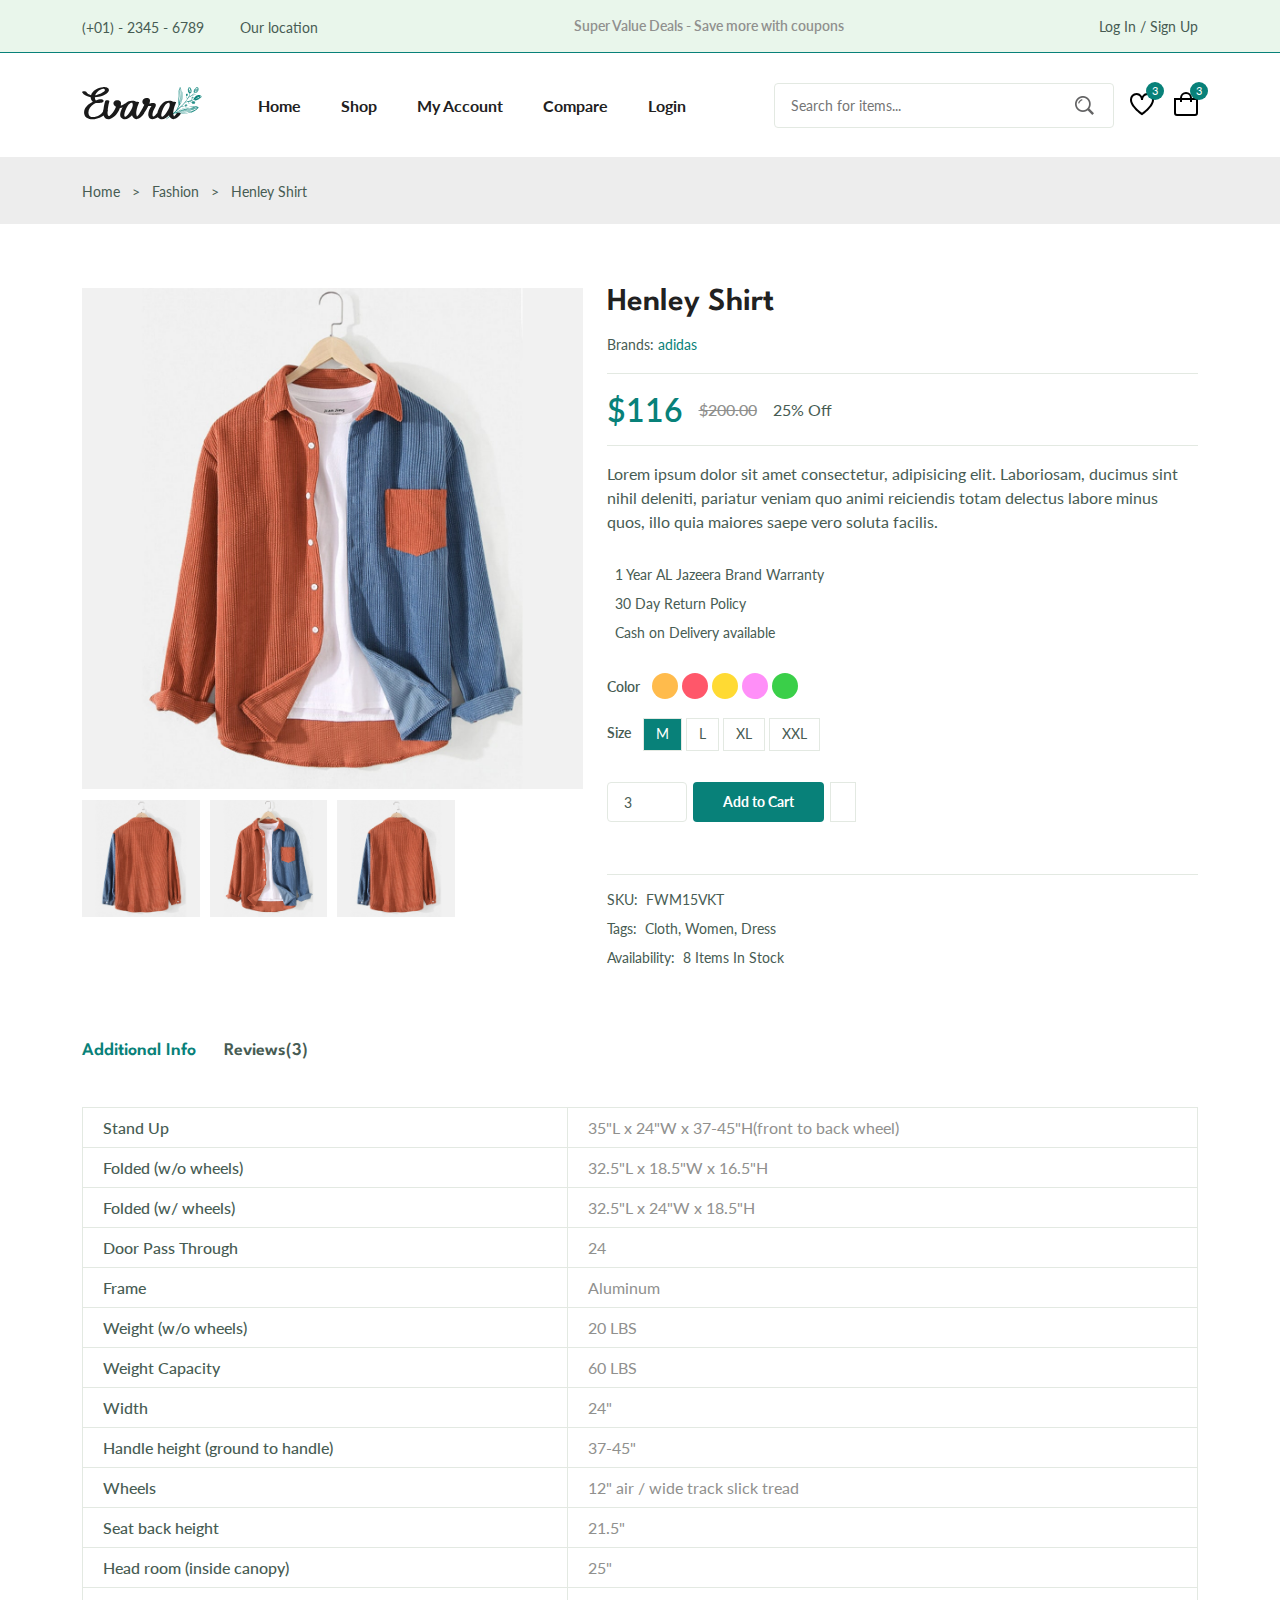
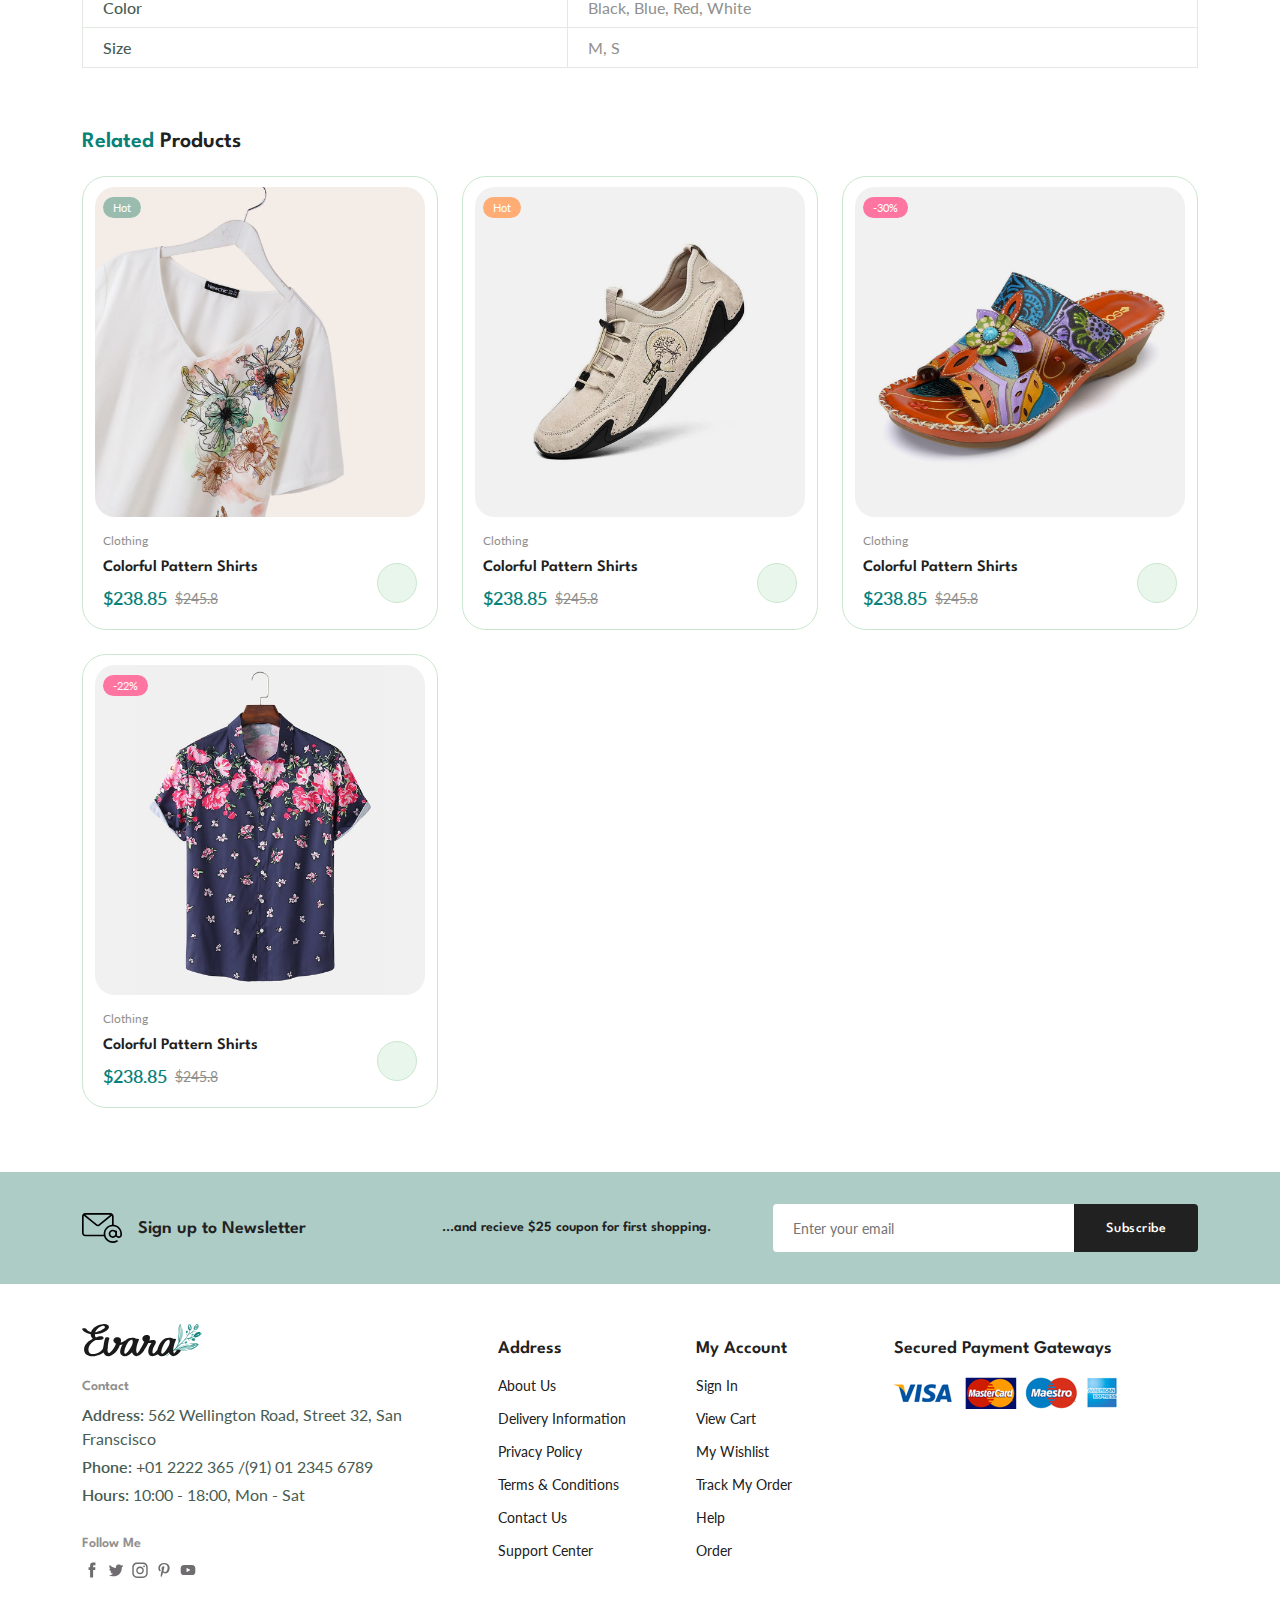
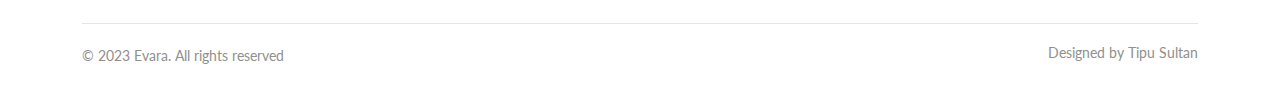
<file: details.html>
<!DOCTYPE html>
<html lang="en">
  <head>
    <meta charset="UTF-8" />
    <meta name="viewport" content="width=device-width, initial-scale=1.0" />

    <!--=============== FLATICON ===============-->
    <link rel='stylesheet' href='https://cdn-uicons.flaticon.com/2.0.0/uicons-regular-straight/css/uicons-regular-straight.css' />

    <!--=============== SWIPER CSS ===============-->
    <link rel="stylesheet" href="https://cdn.jsdeliver.net/npm/swiper@9/swiper-bundle.min.css" />


    <!--=============== CSS ===============-->
    <link rel="stylesheet" href="assets/css/styles.css" />

    <title>Ecommerce Website</title>
  </head>
  <body>
    <!--=============== HEADER ===============-->
    <header class="header">
      <div class="header__top">
        <div class="header__container container">
          <div class="header__contact">
            <span>(+01) - 2345 - 6789</span>

            <span> Our location</span>
          </div>

          <p class="header__alert-news">
            Super Value Deals - Save more with coupons
          </p>

          <a href="login-register.html" class="header__top-action">Log In / Sign Up</a>
        </div>
      </div>

      <nav class="nav container">
        <a href="index.html" class="nav__logo">
          <img src="assets/img/logo.svg" alt="" class="nav__logo-img" />
        </a>

        <div class="nav__menu" id="nav-menu">
          <ul class="nav__list">
            <li class="nav__item">
              <a href="index.html" class="nav__link">Home</a>
            </li>

            <li class="nav__item">
              <a href="shop.html" class="nav__link">Shop</a>
            </li>

            <li class="nav__item">
              <a href="accounts.html" class="nav__link">My Account</a>
            </li>

            <li class="nav__item">
              <a href="compare.html" class="nav__link">Compare</a>
            </li>

            <li class="nav__item">
              <a href="login-register.html" class="nav__link">Login</a>
            </li>
          </ul>

          <div class="header__search">
            <input type="text" placeholder="Search for items..." class="form__input">

            <button class="search__btn">
              <img src="assets/img/search.png" alt="">
            </button>
          </div>
        </div>

        <div class="header__user-actions">
          <a href="wishlist.html" class="header__action-btn">
            <img src="assets/img/icon-heart.svg" alt="" />
            <span class="count">3</span>
          </a>

          <a href="cart.html" class="header__action-btn">
            <img src="assets/img/icon-cart.svg" alt="" />
            <span class="count">3</span>
          </a>
        </div>
      </nav>
    </header>

    <!--=============== MAIN ===============-->
    <main class="main">
      <!--=============== BREADCRUMB ===============-->
      <section class="breadcrumb">
        <ul class="breadcrumb__list flex container">
          <li><a href="index.html" class="breadcrumb__link">Home</a></li>
          <li><span class="breadcrumb__link">></span></li>
          <li><span class="breadcrumb__link">Fashion</span></li>
          <li><span class="breadcrumb__link">></span></li>
          <li><span class="breadcrumb__link">Henley Shirt</span></li>
        </ul>
      </section>

      <!--=============== DETAILS ===============-->
      <section class="details section--lg">
        <div class="details__container container grid">
          <div class="details__group">
            <img src="assets/img/product-8-1.jpg" alt="" class="details__img" />

            <div class="details__small-images grid">
              <img src="assets/img/product-8-2.jpg" alt="" class="details__small-img" />

              <img src="assets/img/product-8-1.jpg" alt="" class="details__small-img" />

              <img src="assets/img/product-8-2.jpg" alt="" class="details__small-img" />
            </div>
          </div>

          <div class="details__group">
            <h3 class="details__title">Henley Shirt</h3>
            <p class="details__brand">Brands: <span>adidas</span></p>

            <div class="details__price flex">
              <span class="new__price">$116</span>
              <span class="old__price">$200.00</span>
              <span class="save__price">25% Off</span>
            </div>

            <p class="short__description">
              Lorem ipsum dolor sit amet consectetur, adipisicing elit. Laboriosam, ducimus sint nihil deleniti, pariatur veniam quo animi reiciendis totam delectus labore minus quos, illo quia maiores saepe vero soluta facilis.
            </p>

            <ul class="product__list">
              <li class="list__item flex">
                <i class="fi-rs-crown"></i> 1 Year AL Jazeera Brand Warranty
              </li>

              <li class="list__item flex">
                <i class="fi-rs-refresh"></i> 30 Day Return Policy
              </li>

              <li class="list__item flex">
                <i class="fi-rs-credit-card"></i> Cash on Delivery available
              </li>
            </ul>

            <div class="details__color flex">
              <span class="details__color-title">Color</span>

              <ul class="color__list">
                <li>
                  <a href="#" class="color__link" style="background-color: hsl(37, 100%, 65%)"></a>
                </li>

                <li>
                  <a href="#" class="color__link" style="background-color: hsl(353, 100%, 67%)"></a>
                </li>

                <li>
                  <a href="#" class="color__link" style="background-color: hsl(49, 100%, 60%)"></a>
                </li>

                <li>
                  <a href="#" class="color__link" style="background-color: hsl(304, 100%, 78%)"></a>
                </li>

                <li>
                  <a href="#" class="color__link" style="background-color: hsl(126, 61%, 52%)"></a>
                </li>
              </ul>
            </div>

            <div class="details__size flex">
              <span class="details__size-title">Size</span>

              <ul class="size__list">
                <li>
                  <a href="#" class="size__link size-active">M</a>
                </li>

                <li>
                  <a href="#" class="size__link">L</a>
                </li>

                <li>
                  <a href="#" class="size__link">XL</a>
                </li>

                <li>
                  <a href="#" class="size__link">XXL</a>
                </li>
              </ul>
            </div>

            <div class="details__action">
              <input type="number" class="quantity" value="3" />

              <a href="#" class="btn btn--sm">Add to Cart</a>

              <a href="#" class="details__action-btn"><i class="fi fi-rs-heart"></i></a>
            </div>

            <ul class="details__meta">
              <li class="meta__list flex"><span>SKU:</span>FWM15VKT</li>
              <li class="meta__list flex"><span>Tags:</span> Cloth, Women, Dress</li>
              <li class="meta__list flex"><span>Availability:</span>8 Items In Stock</li>
            </ul>
          </div>
        </div>
      </section>

      <!--=============== DETAILS TAB ===============-->
      <section class="details__tab container">
        <div class="details__tabs">
          <span class="detail__tab active-tab" data-target="#info">Additional Info</span>
          <span class="detail__tab" data-target="#reviews">Reviews(3)</span>
        </div>

        <div class="details__tabs-content">
          <div class="details__tab-content active-tab" content id="info">
            <table class="info__table">
              <tr>
                <th>Stand Up</th>
                <td>35"L x 24"W x 37-45"H(front to back wheel)</td>
              </tr>

              <tr>
                <th>Folded (w/o wheels)</th>
                <td>32.5"L x 18.5"W x 16.5"H</td>
              </tr>

              <tr>
                <th>Folded (w/ wheels)</th>
                <td>32.5"L x 24"W x 18.5"H</td>
              </tr>

              <tr>
                <th>Door Pass Through</th>
                <td>24</td>
              </tr>

              <tr>
                <th>Frame</th>
                <td>Aluminum</td>
              </tr>

              <tr>
                <th>Weight (w/o wheels)</th>
                <td>20 LBS</td>
              </tr>

              <tr>
                <th>Weight Capacity</th>
                <td>60 LBS</td>
              </tr>

              <tr>
                <th>Width</th>
                <td>24"</td>
              </tr>

              <tr>
                <th>Handle height (ground to handle)</th>
                <td>37-45"</td>
              </tr>

              <tr>
                <th>Wheels</th>
                <td>12" air / wide track slick tread</td>
              </tr>

              <tr>
                <th>Seat back height</th>
                <td>21.5"</td>
              </tr>

              <tr>
                <th>Head room (inside canopy)</th>
                <td>25"</td>
              </tr>
              <tr>
                <th>Color</th>
                <td>Black, Blue, Red, White</td>
              </tr>
              <tr>
                <th>Size</th>
                <td>M, S</td>
              </tr>
            </table>
          </div>

          <div class="details__tab-content" content id="reviews">
            <div class="reviews__container grid">
              <div class="review__single">
                <div>
                  <img src="assets/img/avatar-1.jpg" alt="" class="review__img">
                  <h4 class="review__title">Jacky Chan</h4>
                </div>

                <div class="review__data">
                  <div class="review__rating">
                    <i class="fi fi-rs-star"></i>
                    <i class="fi fi-rs-star"></i>
                    <i class="fi fi-rs-star"></i>
                    <i class="fi fi-rs-star"></i>
                    <i class="fi fi-rs-star"></i>
                  </div>

                  <p class="review__description">
                    Thank you very fast shipping from Poland only 3 days.
                  </p>

                  <span class="review__date">December 4, 2020 at 3:12 pm</span>

                </div>
              </div>

              <div class="review__single">
                <div>
                  <img src="assets/img/avatar-2.jpg" alt="" class="review__img">
                  <h4 class="review__title">Julie</h4>
                </div>

                <div class="review__data">
                  <div class="review__rating">
                    <i class="fi fi-rs-star"></i>
                    <i class="fi fi-rs-star"></i>
                    <i class="fi fi-rs-star"></i>
                    <i class="fi fi-rs-star"></i>
                    <i class="fi fi-rs-star"></i>
                  </div>

                  <p class="review__description">
                    Great low price and works well.
                  </p>

                  <span class="review__date">December 4, 2020 at 3:12 pm</span>

                </div>
              </div>

              <div class="review__single">
                <div>
                  <img src="assets/img/avatar-2.jpg" alt="" class="review__img">
                  <h4 class="review__title">Jack Sparrow</h4>
                </div>

                <div class="review__data">
                  <div class="review__rating">
                    <i class="fi fi-rs-star"></i>
                    <i class="fi fi-rs-star"></i>
                    <i class="fi fi-rs-star"></i>
                    <i class="fi fi-rs-star"></i>
                    <i class="fi fi-rs-star"></i>
                  </div>

                  <p class="review__description">
                    Authentic and Beautiful, Love these way more than ever expected They are Great earphones.
                  </p>

                  <span class="review__date">December 4, 2020 at 3:12 pm</span>

                </div>
              </div>
            </div>

            <div class="reviews__form">
              <h4 class="review__form-title">Add a review</h4>

              <div class="rate__product">
                <i class="fi fi-rs-star"></i>
                <i class="fi fi-rs-star"></i>
                <i class="fi fi-rs-star"></i>
                <i class="fi fi-rs-star"></i>
                <i class="fi fi-rs-star"></i>
              </div>

              <form action="" class="form grid">
                <textarea class="form__input textarea" placeholder="Write Comment"></textarea>

                <div class="form__group grid">
                  <input type="text" placeholder="Name" class="form__input" />

                  <input type="email" placeholder="Email" class="form__input" />
                </div>

                <div class="form__btn">
                  <button class="btn">Submit Review</button>
                </div>
              </form>
            </div>
          </div>
        </div>
      </section>

      <!--=============== PRODUCTS ===============-->
      <section class="products container section--lg">
        <h3 class="section__title"><span>Related</span> Products</h3>

        <div class="products__container grid">    
          <div class="product__item">
            <div class="product__banner">
              <a href="details.html" class="product__images">
                <img src="assets/img/product-12-1.jpg" alt="" class="product__img default" />

                <img src="assets/img/product-12-2.jpg" alt="" class="product__img hover" />
              </a>

              <div class="product__actions">
                <a href="#" class="action__btn" aria-label="Quick View">
                  <i class="fi fi-rs-eye"></i>
                </a>

                <a href="#" class="action__btn" aria-label="Add to Wishlist">
                  <i class="fi fi-rs-heart"></i>
                </a>

                <a href="#" class="action__btn" aria-label="Compare">
                  <i class="fi fi-rs-shuffle"></i>
                </a>
              </div>

              <div class="product__badge light-green">Hot</div>
            </div>

            <div class="product__content">
              <span class="product__category">Clothing</span>
              <a href="details.html">
                <h3 class="product__title">Colorful Pattern Shirts</h3>
              </a>
              <div class="product__rating">
                <i class="fi fi-rs-star"></i>
                <i class="fi fi-rs-star"></i>
                <i class="fi fi-rs-star"></i>
                <i class="fi fi-rs-star"></i>
                <i class="fi fi-rs-star"></i>
              </div>
              <div class="product__price flex">
                <span class="new__price">$238.85</span>
                <span class="old__price">$245.8</span>
              </div>

              <a href="#" class="action__btn cart__btn" aria-label="Add To Cart">

                <i class="fi fi-rs-shopping-bag-add"></i>
              </a>
            </div>
          </div>

          <div class="product__item">
            <div class="product__banner">
              <a href="details.html" class="product__images">
                <img src="assets/img/product-3-1.jpg" alt="" class="product__img default" />

                <img src="assets/img/product-3-2.jpg" alt="" class="product__img hover" />
              </a>

              <div class="product__actions">
                <a href="#" class="action__btn" aria-label="Quick View">
                  <i class="fi fi-rs-eye"></i>
                </a>

                <a href="#" class="action__btn" aria-label="Add to Wishlist">
                  <i class="fi fi-rs-heart"></i>
                </a>

                <a href="#" class="action__btn" aria-label="Compare">
                  <i class="fi fi-rs-shuffle"></i>
                </a>
              </div>

              <div class="product__badge light-orange">Hot</div>
            </div>

            <div class="product__content">
              <span class="product__category">Clothing</span>
              <a href="details.html">
                <h3 class="product__title">Colorful Pattern Shirts</h3>
              </a>
              <div class="product__rating">
                <i class="fi fi-rs-star"></i>
                <i class="fi fi-rs-star"></i>
                <i class="fi fi-rs-star"></i>
                <i class="fi fi-rs-star"></i>
                <i class="fi fi-rs-star"></i>
              </div>
              <div class="product__price flex">
                <span class="new__price">$238.85</span>
                <span class="old__price">$245.8</span>
              </div>

              <a href="#" class="action__btn cart__btn" aria-label="Add To Cart">

                <i class="fi fi-rs-shopping-bag-add"></i>
              </a>
            </div>
          </div>


          <div class="product__item">
            <div class="product__banner">
              <a href="details.html" class="product__images">
                <img src="assets/img/product-10-1.jpg" alt="" class="product__img default" />

                <img src="assets/img/product-10-2.jpg" alt="" class="product__img hover" />
              </a>

              <div class="product__actions">
                <a href="#" class="action__btn" aria-label="Quick View">
                  <i class="fi fi-rs-eye"></i>
                </a>

                <a href="#" class="action__btn" aria-label="Add to Wishlist">
                  <i class="fi fi-rs-heart"></i>
                </a>

                <a href="#" class="action__btn" aria-label="Compare">
                  <i class="fi fi-rs-shuffle"></i>
                </a>
              </div>

              <div class="product__badge light-pink">-30%</div>
            </div>

            <div class="product__content">
              <span class="product__category">Clothing</span>
              <a href="details.html">
                <h3 class="product__title">Colorful Pattern Shirts</h3>
              </a>
              <div class="product__rating">
                <i class="fi fi-rs-star"></i>
                <i class="fi fi-rs-star"></i>
                <i class="fi fi-rs-star"></i>
                <i class="fi fi-rs-star"></i>
                <i class="fi fi-rs-star"></i>
              </div>
              <div class="product__price flex">
                <span class="new__price">$238.85</span>
                <span class="old__price">$245.8</span>
              </div>

              <a href="#" class="action__btn cart__btn" aria-label="Add To Cart">

                <i class="fi fi-rs-shopping-bag-add"></i>
              </a>
            </div>
          </div>

          <div class="product__item">
            <div class="product__banner">
              <a href="details.html" class="product__images">
                <img src="assets/img/product-6-1.jpg" alt="" class="product__img default" />

                <img src="assets/img/product-6-2.jpg" alt="" class="product__img hover" />
              </a>

              <div class="product__actions">
                <a href="#" class="action__btn" aria-label="Quick View">
                  <i class="fi fi-rs-eye"></i>
                </a>

                <a href="#" class="action__btn" aria-label="Add to Wishlist">
                  <i class="fi fi-rs-heart"></i>
                </a>

                <a href="#" class="action__btn" aria-label="Compare">
                  <i class="fi fi-rs-shuffle"></i>
                </a>
              </div>

              <div class="product__badge light-pink">-22%</div>
            </div>

            <div class="product__content">
              <span class="product__category">Clothing</span>
              <a href="details.html">
                <h3 class="product__title">Colorful Pattern Shirts</h3>
              </a>
              <div class="product__rating">
                <i class="fi fi-rs-star"></i>
                <i class="fi fi-rs-star"></i>
                <i class="fi fi-rs-star"></i>
                <i class="fi fi-rs-star"></i>
                <i class="fi fi-rs-star"></i>
              </div>
              <div class="product__price flex">
                <span class="new__price">$238.85</span>
                <span class="old__price">$245.8</span>
              </div>

              <a href="#" class="action__btn cart__btn" aria-label="Add To Cart">

                <i class="fi fi-rs-shopping-bag-add"></i>
              </a>
            </div>
          </div>
        </div>
      </section>

      <!--=============== NEWSLETTER ===============-->
      <section class="newsletter section">
        <div class="newsletter__container container grid">
          <h3 class="newsletter__title flex">
            <img src="assets/img/icon-email.svg" alt="" class="newsletter__icon" />
            Sign up to Newsletter
          </h3>

          <p class="newsletter__description">
            ...and recieve $25 coupon for first shopping.
          </p>

          <form action="" class="newsletter__form">
            <input type="text" placeholder="Enter your email" class="newsletter__input" />
            <button type="submit" class="newsletter__btn">Subscribe</button>
            </form>
          </div>
        </section>
    </main>

    <!--=============== FOOTER ===============-->
    <footer class="footer container">
      <div class="footer__container grid">
        <div class="footer__content">
          <a href="index.html" class="footer__logo">
            <img src="assets/img/logo.svg" alt="" class="footer__logo-img">
          </a>

          <h4 class="footer__subtitle">Contact</h4>

          <p class="footer__description"><span>Address:</span> 562 Wellington Road, Street 32, San Franscisco</p>

          <p class="footer__description"><span>Phone:</span> +01 2222 365 /(91) 01 2345 6789</p>

          <p class="footer__description"><span>Hours:</span> 10:00 - 18:00, Mon - Sat</p>

          <div class="footer__social">
            <h4 class="footer__subtitle">Follow Me</h4>

            <div class="footer__social-links">
              <a href="">
                <img src="assets/img/icon-facebook.svg" alt="" class="footer__social-icon" />
              </a>

              <a href="">
                <img src="assets/img/icon-twitter.svg" alt="" class="footer__social-icon" />
              </a>

              <a href="">
                <img src="assets/img/icon-instagram.svg" alt="" class="footer__social-icon" />
              </a>

              <a href="">
                <img src="assets/img/icon-pinterest.svg" alt="" class="footer__social-icon" />
              </a>

              <a href="">
                <img src="assets/img/icon-youtube.svg" alt="" class="footer__social-icon" />
              </a>
            </div>
          </div>
        </div>

        <div class="footer__content">
          <h3 class="footer__title">Address</h3>

          <ul class="footer__links">
            <li><a href="" class="footer__link">About Us</a></li>
            <li><a href="" class="footer__link">Delivery Information</a></li>
            <li><a href="" class="footer__link">Privacy Policy</a></li>
            <li><a href="" class="footer__link">Terms & Conditions</a></li>
            <li><a href="" class="footer__link">Contact Us</a></li>
            <li><a href="" class="footer__link">Support Center</a></li>
          </ul>
        </div>

        <div class="footer__content">
          <h3 class="footer__title">My Account</h3>

          <ul class="footer__links">
            <li><a href="" class="footer__link">Sign In</a></li>
            <li><a href="" class="footer__link">View Cart</a></li>
            <li><a href="" class="footer__link">My Wishlist</a></li>
            <li><a href="" class="footer__link">Track My Order</a></li>
            <li><a href="" class="footer__link">Help</a></li>
            <li><a href="" class="footer__link">Order</a></li>
          </ul>
        </div>

        <div class="footer__content">
          <h3 class="footer__title">Secured Payment Gateways</h3>

          <img src="assets/img/payment-method.png" alt="" class="payment__img" />
        </div>
      </div>

      <div class="footer__bottom">
        <p class="copyright">&copy; 2023 Evara. All rights reserved</p>
        <span class="designer">Designed by Tipu Sultan</span>
      </div>
    </footer>

    <!--=============== SWIPER JS ===============-->
    <script src="https://cdn.jsdeliver.net/npm/swiper@9/swiper-bundle.min.js"></script>

    <!--=============== MAIN JS ===============-->
    <script src="assets/js/main.js"></script>
  </body>
</html>
</file>
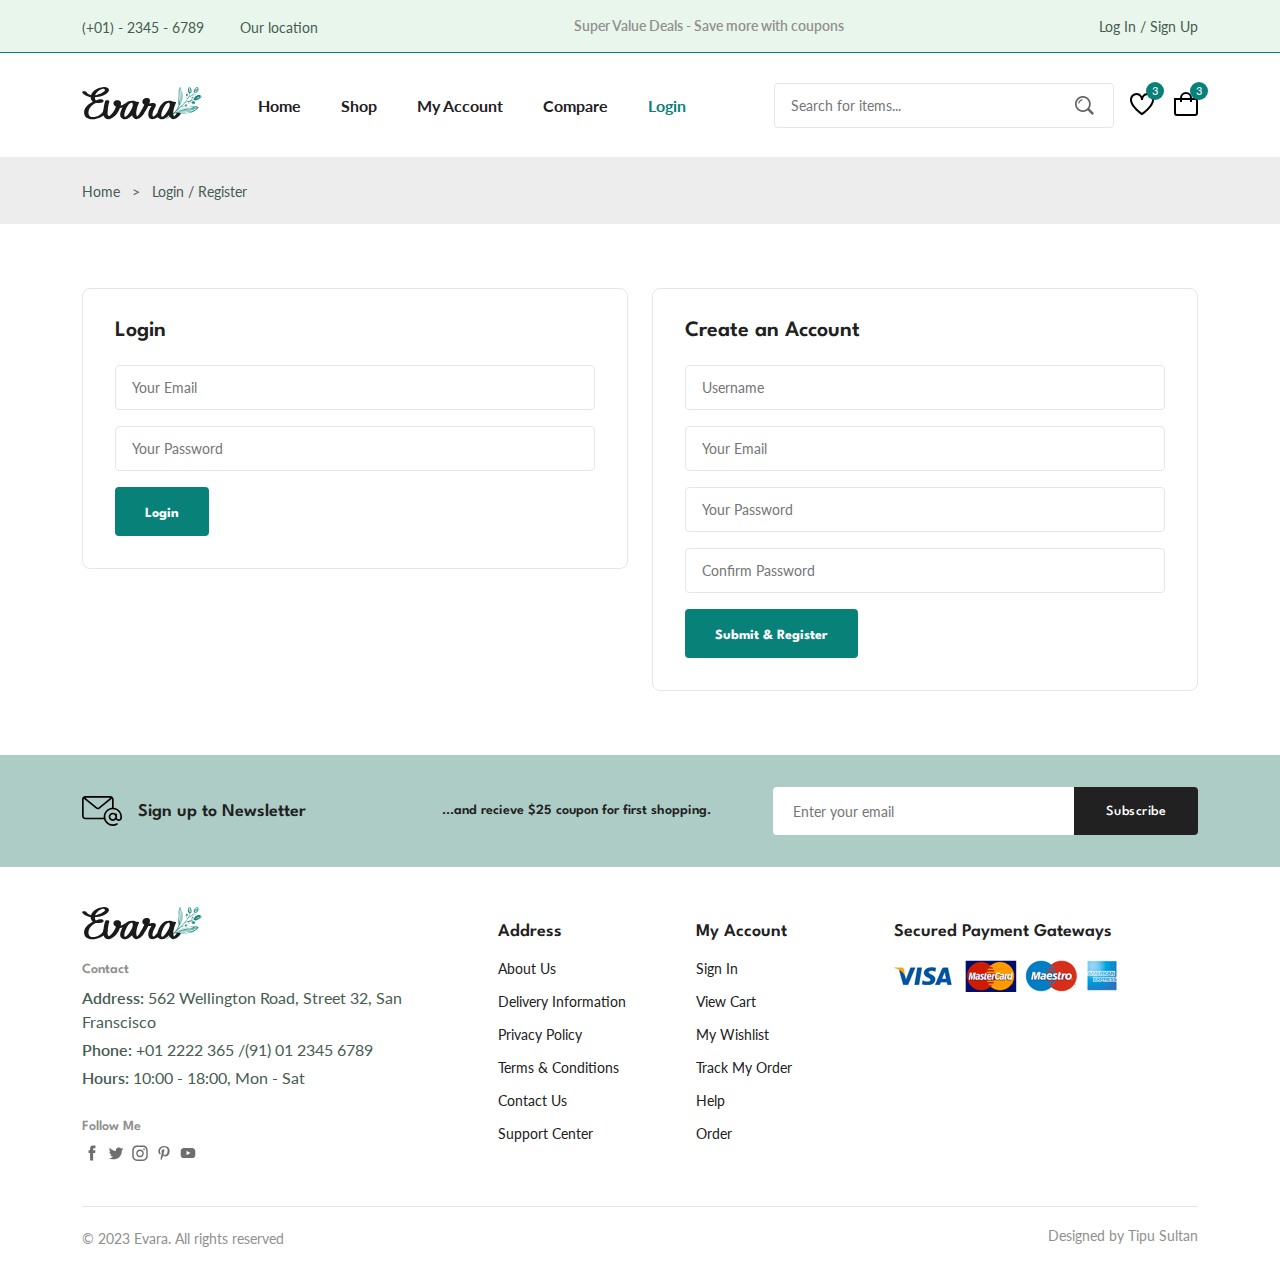
<file: login-register.html>
<!DOCTYPE html>
<html lang="en">
  <head>
    <meta charset="UTF-8" />
    <meta name="viewport" content="width=device-width, initial-scale=1.0" />

 <!--=============== FLATICON ===============-->
 <link rel='stylesheet' href='https://cdn-uicons.flaticon.com/2.0.0/uicons-regular-straight/css/uicons-regular-straight.css' />

 <!--=============== SWIPER CSS ===============-->
 <link rel="stylesheet" href="https://cdn.jsdeliver.net/npm/swiper@9/swiper-bundle.min.css" />


 <!--=============== CSS ===============-->
 <link rel="stylesheet" href="assets/css/styles.css" />


    <title>Ecommerce Website</title>
  </head>
  <body>
    <!--=============== HEADER ===============-->
    <header class="header">
      <div class="header__top">
        <div class="header__container container">
          <div class="header__contact">
            <span>(+01) - 2345 - 6789</span>

            <span> Our location</span>
          </div>

          <p class="header__alert-news">
            Super Value Deals - Save more with coupons
          </p>

          <a href="login-register.html" class="header__top-action">Log In / Sign Up</a>
        </div>
      </div>

      <nav class="nav container">
        <a href="index.html" class="nav__logo">
          <img src="assets/img/logo.svg" alt="" class="nav__logo-img" />
        </a>

        <div class="nav__menu" id="nav-menu">
          <ul class="nav__list">
            <li class="nav__item">
              <a href="index.html" class="nav__link">Home</a>
            </li>

            <li class="nav__item">
              <a href="shop.html" class="nav__link">Shop</a>
            </li>

            <li class="nav__item">
              <a href="accounts.html" class="nav__link">My Account</a>
            </li>

            <li class="nav__item">
              <a href="compare.html" class="nav__link">Compare</a>
            </li>

            <li class="nav__item">
              <a href="login-register.html" class="nav__link active-link">Login</a>
            </li>
          </ul>

          <div class="header__search">
            <input type="text" placeholder="Search for items..." class="form__input">

            <button class="search__btn">
              <img src="assets/img/search.png" alt="">
            </button>
          </div>
        </div>

        <div class="header__user-actions">
          <a href="wishlist.html" class="header__action-btn">
            <img src="assets/img/icon-heart.svg" alt="" />
            <span class="count">3</span>
          </a>

          <a href="cart.html" class="header__action-btn">
            <img src="assets/img/icon-cart.svg" alt="" />
            <span class="count">3</span>
          </a>
        </div>
      </nav>
    </header>

    <!--=============== MAIN ===============-->
    <main class="main">
      <!--=============== BREADCRUMB ===============-->
      <section class="breadcrumb">
        <ul class="breadcrumb__list flex container">
          <li><a href="index.html" class="breadcrumb__link">Home</a></li>        
          <li><span class="breadcrumb__link">></span></li>
          <li><span class="breadcrumb__link">Login / Register</span></li>
        </ul>
      </section>

      <!--=============== LOGIN-REGISTER ===============-->
      <section class="login-register section--lg">
        <div class="login-register__container container grid">
          <div class="login">
            <h3 class="section__title">Login</h3>

            <form action="" class="form grid">
              <input type="email" placeholder="Your Email" class="form__input" />

              <input type="password" placeholder="Your Password" class="form__input" />

              <div class="form__btn">
                <button class="btn">Login</button>
              </div>
            </form>
          </div>

          <div class="register">
            <h3 class="section__title">Create an Account</h3>

            <form action="" class="form grid">
              <input type="text" placeholder="Username" class="form__input" />

              <input type="email" placeholder="Your Email" class="form__input" />

              <input type="password" placeholder="Your Password" class="form__input" />

              <input type="password" placeholder="Confirm Password" class="form__input" />

              <div class="form__btn">
                <button class="btn">Submit & Register</button>
              </div>
            </form>
          </div>
        </div>
      </section>
      <!--=============== NEWSLETTER ===============-->
      <section class="newsletter section">
        <div class="newsletter__container container grid">
          <h3 class="newsletter__title flex">
            <img src="assets/img/icon-email.svg" alt="" class="newsletter__icon" />
            Sign up to Newsletter
          </h3>

          <p class="newsletter__description">
            ...and recieve $25 coupon for first shopping.
          </p>

          <form action="" class="newsletter__form">
            <input type="text" placeholder="Enter your email" class="newsletter__input" />
            <button type="submit" class="newsletter__btn">Subscribe</button>
            </form>
          </div>
        </section>
    </main>

    <!--=============== FOOTER ===============-->
    <footer class="footer container">
      <div class="footer__container grid">
        <div class="footer__content">
          <a href="index.html" class="footer__logo">
            <img src="assets/img/logo.svg" alt="" class="footer__logo-img">
          </a>

          <h4 class="footer__subtitle">Contact</h4>

          <p class="footer__description"><span>Address:</span> 562 Wellington Road, Street 32, San Franscisco</p>

          <p class="footer__description"><span>Phone:</span> +01 2222 365 /(91) 01 2345 6789</p>

          <p class="footer__description"><span>Hours:</span> 10:00 - 18:00, Mon - Sat</p>

          <div class="footer__social">
            <h4 class="footer__subtitle">Follow Me</h4>

            <div class="footer__social-links">
              <a href="">
                <img src="assets/img/icon-facebook.svg" alt="" class="footer__social-icon" />
              </a>

              <a href="">
                <img src="assets/img/icon-twitter.svg" alt="" class="footer__social-icon" />
              </a>

              <a href="">
                <img src="assets/img/icon-instagram.svg" alt="" class="footer__social-icon" />
              </a>

              <a href="">
                <img src="assets/img/icon-pinterest.svg" alt="" class="footer__social-icon" />
              </a>

              <a href="">
                <img src="assets/img/icon-youtube.svg" alt="" class="footer__social-icon" />
              </a>
            </div>
          </div>
        </div>

        <div class="footer__content">
          <h3 class="footer__title">Address</h3>

          <ul class="footer__links">
            <li><a href="" class="footer__link">About Us</a></li>
            <li><a href="" class="footer__link">Delivery Information</a></li>
            <li><a href="" class="footer__link">Privacy Policy</a></li>
            <li><a href="" class="footer__link">Terms & Conditions</a></li>
            <li><a href="" class="footer__link">Contact Us</a></li>
            <li><a href="" class="footer__link">Support Center</a></li>
          </ul>
        </div>

        <div class="footer__content">
          <h3 class="footer__title">My Account</h3>

          <ul class="footer__links">
            <li><a href="" class="footer__link">Sign In</a></li>
            <li><a href="" class="footer__link">View Cart</a></li>
            <li><a href="" class="footer__link">My Wishlist</a></li>
            <li><a href="" class="footer__link">Track My Order</a></li>
            <li><a href="" class="footer__link">Help</a></li>
            <li><a href="" class="footer__link">Order</a></li>
          </ul>
        </div>

        <div class="footer__content">
          <h3 class="footer__title">Secured Payment Gateways</h3>

          <img src="assets/img/payment-method.png" alt="" class="payment__img" />
        </div>
      </div>

      <div class="footer__bottom">
        <p class="copyright">&copy; 2023 Evara. All rights reserved</p>
        <span class="designer">Designed by Tipu Sultan</span>
      </div>
    </footer>

 <!--=============== SWIPER JS ===============-->
 <script src="https://cdn.jsdeliver.net/npm/swiper@9/swiper-bundle.min.js"></script>

 <!--=============== MAIN JS ===============-->
 <script src="assets/js/main.js"></script>
  </body>
</html>
</file>
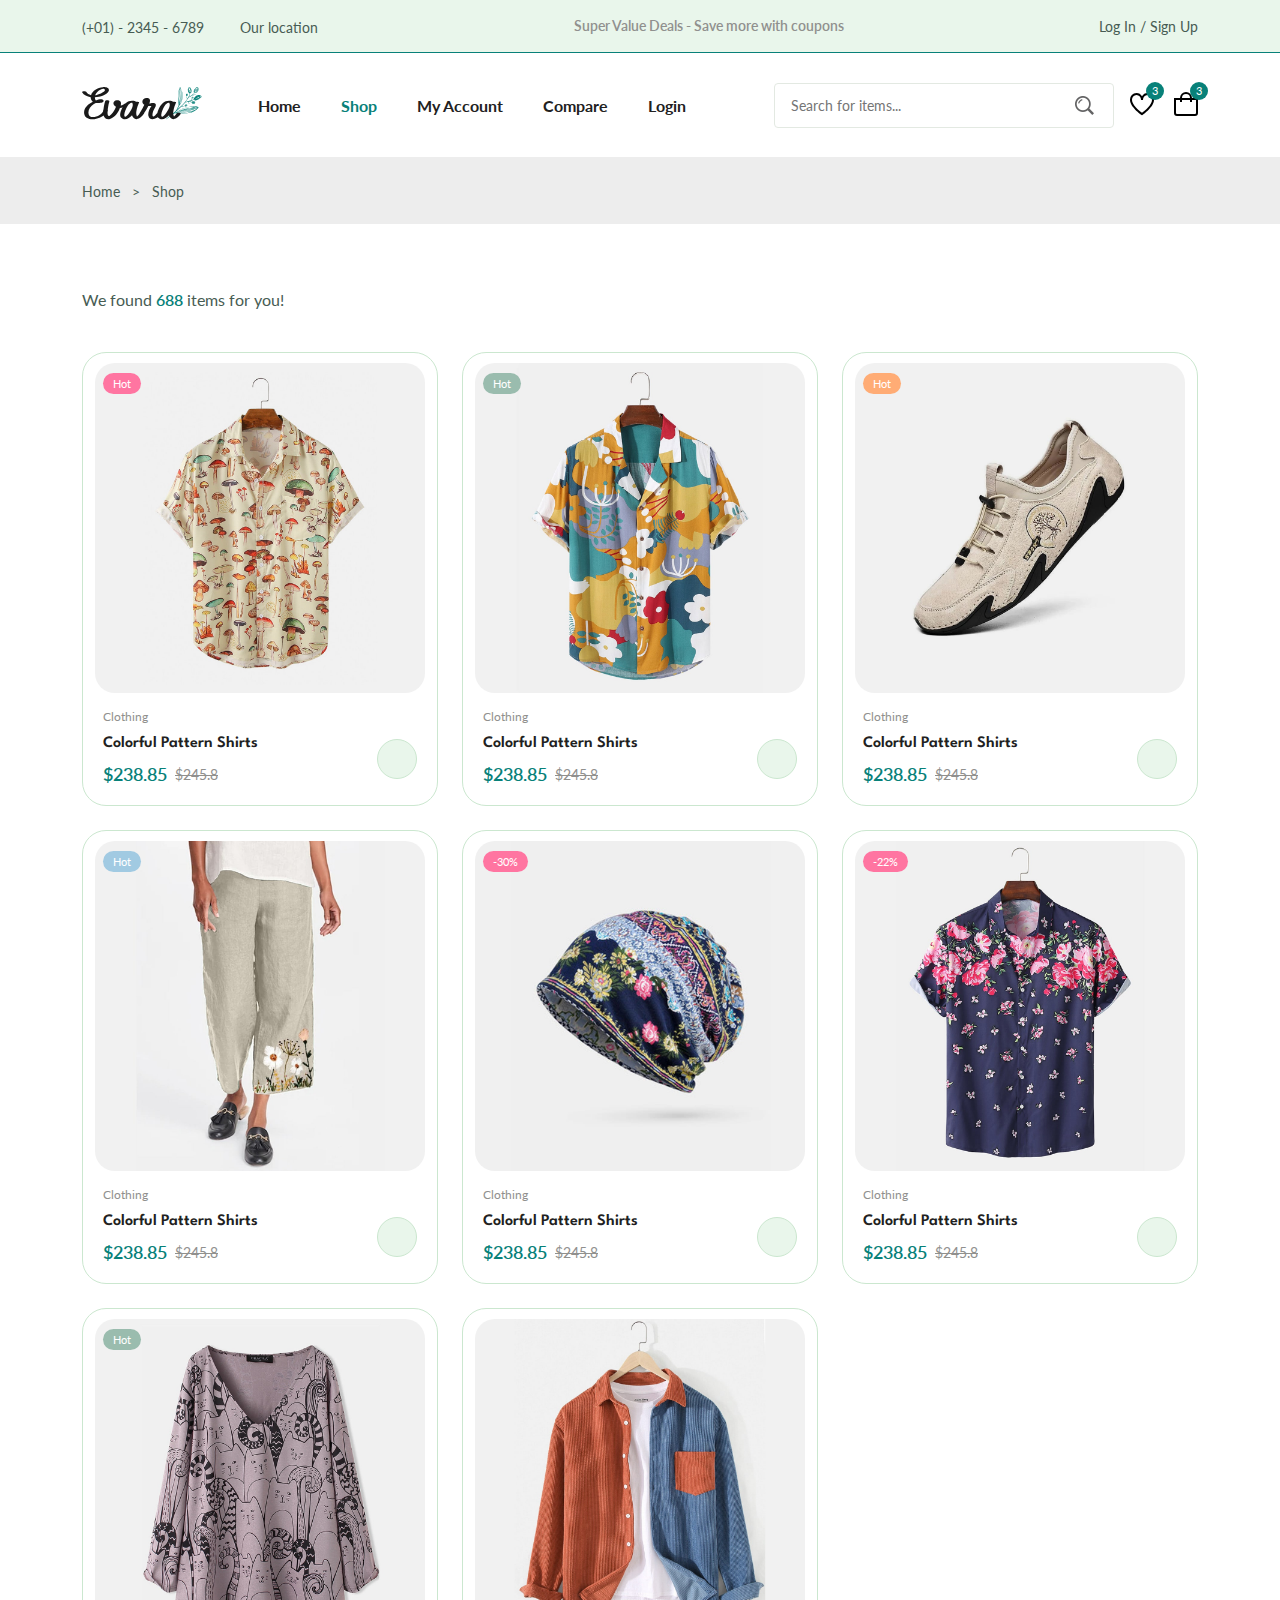
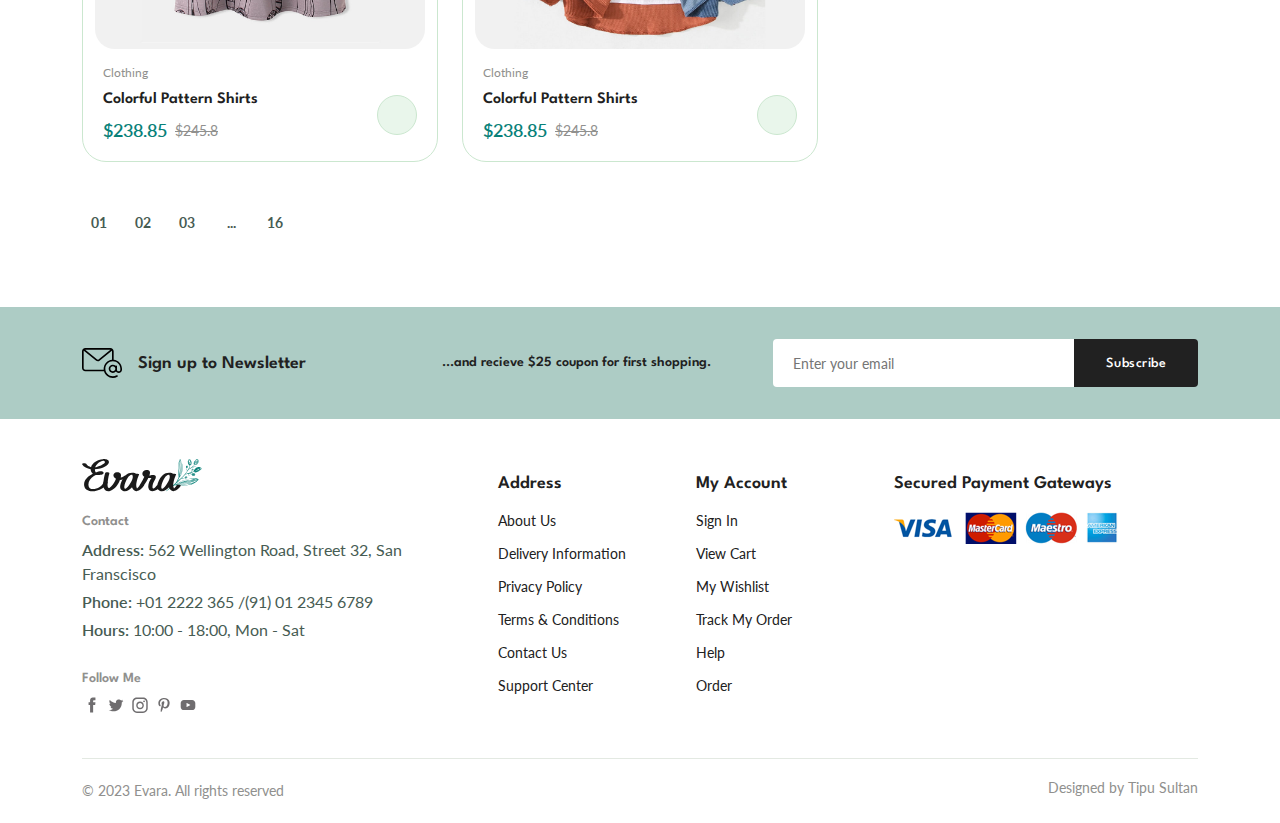
<file: shop.html>
<!DOCTYPE html>
<html lang="en">
  <head>
    <meta charset="UTF-8" />
    <meta name="viewport" content="width=device-width, initial-scale=1.0" />

    <!--=============== FLATICON ===============-->
    <link rel='stylesheet' href='https://cdn-uicons.flaticon.com/2.0.0/uicons-regular-straight/css/uicons-regular-straight.css' />

    <!--=============== SWIPER CSS ===============-->
    <link rel="stylesheet" href="https://cdn.jsdeliver.net/npm/swiper@9/swiper-bundle.min.css" />

    <!--=============== CSS ===============-->
    <link rel="stylesheet" href="assets/css/styles.css" />

    <title>Ecommerce Website</title>
  </head>
  <body>
    <!--=============== HEADER ===============-->
    <header class="header">
      <div class="header__top">
        <div class="header__container container">
          <div class="header__contact">
            <span>(+01) - 2345 - 6789</span>

            <span> Our location</span>
          </div>

          <p class="header__alert-news">
            Super Value Deals - Save more with coupons
          </p>

          <a href="login-register.html" class="header__top-action">Log In / Sign Up</a>
        </div>
      </div>

      <nav class="nav container">
        <a href="index.html" class="nav__logo">
          <img src="assets/img/logo.svg" alt="" class="nav__logo-img" />
        </a>

        <div class="nav__menu" id="nav-menu">
          <ul class="nav__list">
            <li class="nav__item">
              <a href="index.html" class="nav__link">Home</a>
            </li>

            <li class="nav__item">
              <a href="shop.html" class="nav__link active-link">Shop</a>
            </li>

            <li class="nav__item">
              <a href="accounts.html" class="nav__link">My Account</a>
            </li>

            <li class="nav__item">
              <a href="compare.html" class="nav__link">Compare</a>
            </li>

            <li class="nav__item">
              <a href="login-register.html" class="nav__link">Login</a>
            </li>
          </ul>

          <div class="header__search">
            <input type="text" placeholder="Search for items..." class="form__input">

            <button class="search__btn">
              <img src="assets/img/search.png" alt="">
            </button>
          </div>
        </div>

        <div class="header__user-actions">
          <a href="wishlist.html" class="header__action-btn">
            <img src="assets/img/icon-heart.svg" alt="" />
            <span class="count">3</span>
          </a>

          <a href="cart.html" class="header__action-btn">
            <img src="assets/img/icon-cart.svg" alt="" />
            <span class="count">3</span>
          </a>
        </div>
      </nav>
    </header>

    <!--=============== MAIN ===============-->
    <main class="main">
      <!--=============== BREADCRUMB ===============-->
      <section class="breadcrumb">
        <ul class="breadcrumb__list flex container">
          <li><a href="index.html" class="breadcrumb__link">Home</a></li>
          <li><span class="breadcrumb__link">></span></li>
          <li><span class="breadcrumb__link">Shop</span></li>
        </ul>
      </section>

      <!--=============== PRODUCTS ===============-->
      <section class="products section--lg container">
        <p class="total__products">We found <span>688</span> items for you!</p>
        <div class="products__container grid">
          <div class="product__item">
            <div class="product__banner">
              <a href="details.html" class="product__images">
                <img src="assets/img/product-1-1.jpg" alt="" class="product__img default" />

                <img src="assets/img/product-1-2.jpg" alt="" class="product__img hover" />
              </a>

              <div class="product__actions">
                <a href="#" class="action__btn" aria-label="Quick View">
                  <i class="fi fi-rs-eye"></i>
                </a>

                <a href="#" class="action__btn" aria-label="Add to Wishlist">
                  <i class="fi fi-rs-heart"></i>
                </a>

                <a href="#" class="action__btn" aria-label="Compare">
                  <i class="fi fi-rs-shuffle"></i>
                </a>
              </div>

              <div class="product__badge light-pink">Hot</div>
            </div>

            <div class="product__content">
              <span class="product__category">Clothing</span>
              <a href="details.html">
                <h3 class="product__title">Colorful Pattern Shirts</h3>
              </a>
              <div class="product__rating">
                <i class="fi fi-rs-star"></i>
                <i class="fi fi-rs-star"></i>
                <i class="fi fi-rs-star"></i>
                <i class="fi fi-rs-star"></i>
                <i class="fi fi-rs-star"></i>
              </div>
              <div class="product__price flex">
                <span class="new__price">$238.85</span>
                <span class="old__price">$245.8</span>
              </div>

              <a href="#" class="action__btn cart__btn" aria-label="Add To Cart">

                <i class="fi fi-rs-shopping-bag-add"></i>
              </a>
            </div>
          </div>

          <div class="product__item">
            <div class="product__banner">
              <a href="details.html" class="product__images">
                <img src="assets/img/product-2-1.jpg" alt="" class="product__img default" />

                <img src="assets/img/product-2-2.jpg" alt="" class="product__img hover" />
              </a>

              <div class="product__actions">
                <a href="#" class="action__btn" aria-label="Quick View">
                  <i class="fi fi-rs-eye"></i>
                </a>

                <a href="#" class="action__btn" aria-label="Add to Wishlist">
                  <i class="fi fi-rs-heart"></i>
                </a>

                <a href="#" class="action__btn" aria-label="Compare">
                  <i class="fi fi-rs-shuffle"></i>
                </a>
              </div>

              <div class="product__badge light-green">Hot</div>
            </div>

            <div class="product__content">
              <span class="product__category">Clothing</span>
              <a href="details.html">
                <h3 class="product__title">Colorful Pattern Shirts</h3>
              </a>
              <div class="product__rating">
                <i class="fi fi-rs-star"></i>
                <i class="fi fi-rs-star"></i>
                <i class="fi fi-rs-star"></i>
                <i class="fi fi-rs-star"></i>
                <i class="fi fi-rs-star"></i>
              </div>
              <div class="product__price flex">
                <span class="new__price">$238.85</span>
                <span class="old__price">$245.8</span>
              </div>

              <a href="#" class="action__btn cart__btn" aria-label="Add To Cart">

                <i class="fi fi-rs-shopping-bag-add"></i>
              </a>
            </div>
          </div>

          <div class="product__item">
            <div class="product__banner">
              <a href="details.html" class="product__images">
                <img src="assets/img/product-3-1.jpg" alt="" class="product__img default" />

                <img src="assets/img/product-3-2.jpg" alt="" class="product__img hover" />
              </a>

              <div class="product__actions">
                <a href="#" class="action__btn" aria-label="Quick View">
                  <i class="fi fi-rs-eye"></i>
                </a>

                <a href="#" class="action__btn" aria-label="Add to Wishlist">
                  <i class="fi fi-rs-heart"></i>
                </a>

                <a href="#" class="action__btn" aria-label="Compare">
                  <i class="fi fi-rs-shuffle"></i>
                </a>
              </div>

              <div class="product__badge light-orange">Hot</div>
            </div>

            <div class="product__content">
              <span class="product__category">Clothing</span>
              <a href="details.html">
                <h3 class="product__title">Colorful Pattern Shirts</h3>
              </a>
              <div class="product__rating">
                <i class="fi fi-rs-star"></i>
                <i class="fi fi-rs-star"></i>
                <i class="fi fi-rs-star"></i>
                <i class="fi fi-rs-star"></i>
                <i class="fi fi-rs-star"></i>
              </div>
              <div class="product__price flex">
                <span class="new__price">$238.85</span>
                <span class="old__price">$245.8</span>
              </div>

              <a href="#" class="action__btn cart__btn" aria-label="Add To Cart">

                <i class="fi fi-rs-shopping-bag-add"></i>
              </a>
            </div>
          </div>

          <div class="product__item">
            <div class="product__banner">
              <a href="details.html" class="product__images">
                <img src="assets/img/product-4-1.jpg" alt="" class="product__img default" />

                <img src="assets/img/product-4-2.jpg" alt="" class="product__img hover" />
              </a>

              <div class="product__actions">
                <a href="#" class="action__btn" aria-label="Quick View">
                  <i class="fi fi-rs-eye"></i>
                </a>

                <a href="#" class="action__btn" aria-label="Add to Wishlist">
                  <i class="fi fi-rs-heart"></i>
                </a>

                <a href="#" class="action__btn" aria-label="Compare">
                  <i class="fi fi-rs-shuffle"></i>
                </a>
              </div>

              <div class="product__badge light-blue">Hot</div>
            </div>

            <div class="product__content">
              <span class="product__category">Clothing</span>
              <a href="details.html">
                <h3 class="product__title">Colorful Pattern Shirts</h3>
              </a>
              <div class="product__rating">
                <i class="fi fi-rs-star"></i>
                <i class="fi fi-rs-star"></i>
                <i class="fi fi-rs-star"></i>
                <i class="fi fi-rs-star"></i>
                <i class="fi fi-rs-star"></i>
              </div>
              <div class="product__price flex">
                <span class="new__price">$238.85</span>
                <span class="old__price">$245.8</span>
              </div>

              <a href="#" class="action__btn cart__btn" aria-label="Add To Cart">

                <i class="fi fi-rs-shopping-bag-add"></i>
              </a>
            </div>
          </div>

          <div class="product__item">
            <div class="product__banner">
              <a href="details.html" class="product__images">
                <img src="assets/img/product-5-1.jpg" alt="" class="product__img default" />

                <img src="assets/img/product-5-2.jpg" alt="" class="product__img hover" />
              </a>

              <div class="product__actions">
                <a href="#" class="action__btn" aria-label="Quick View">
                  <i class="fi fi-rs-eye"></i>
                </a>

                <a href="#" class="action__btn" aria-label="Add to Wishlist">
                  <i class="fi fi-rs-heart"></i>
                </a>

                <a href="#" class="action__btn" aria-label="Compare">
                  <i class="fi fi-rs-shuffle"></i>
                </a>
              </div>

              <div class="product__badge light-pink">-30%</div>
            </div>

            <div class="product__content">
              <span class="product__category">Clothing</span>
              <a href="details.html">
                <h3 class="product__title">Colorful Pattern Shirts</h3>
              </a>
              <div class="product__rating">
                <i class="fi fi-rs-star"></i>
                <i class="fi fi-rs-star"></i>
                <i class="fi fi-rs-star"></i>
                <i class="fi fi-rs-star"></i>
                <i class="fi fi-rs-star"></i>
              </div>
              <div class="product__price flex">
                <span class="new__price">$238.85</span>
                <span class="old__price">$245.8</span>
              </div>

              <a href="#" class="action__btn cart__btn" aria-label="Add To Cart">

                <i class="fi fi-rs-shopping-bag-add"></i>
              </a>
            </div>
          </div>

          <div class="product__item">
            <div class="product__banner">
              <a href="details.html" class="product__images">
                <img src="assets/img/product-6-1.jpg" alt="" class="product__img default" />

                <img src="assets/img/product-6-2.jpg" alt="" class="product__img hover" />
              </a>

              <div class="product__actions">
                <a href="#" class="action__btn" aria-label="Quick View">
                  <i class="fi fi-rs-eye"></i>
                </a>

                <a href="#" class="action__btn" aria-label="Add to Wishlist">
                  <i class="fi fi-rs-heart"></i>
                </a>

                <a href="#" class="action__btn" aria-label="Compare">
                  <i class="fi fi-rs-shuffle"></i>
                </a>
              </div>

              <div class="product__badge light-pink">-22%</div>
            </div>

            <div class="product__content">
              <span class="product__category">Clothing</span>
              <a href="details.html">
                <h3 class="product__title">Colorful Pattern Shirts</h3>
              </a>
              <div class="product__rating">
                <i class="fi fi-rs-star"></i>
                <i class="fi fi-rs-star"></i>
                <i class="fi fi-rs-star"></i>
                <i class="fi fi-rs-star"></i>
                <i class="fi fi-rs-star"></i>
              </div>
              <div class="product__price flex">
                <span class="new__price">$238.85</span>
                <span class="old__price">$245.8</span>
              </div>

              <a href="#" class="action__btn cart__btn" aria-label="Add To Cart">

                <i class="fi fi-rs-shopping-bag-add"></i>
              </a>
            </div>
          </div>

          <div class="product__item">
            <div class="product__banner">
              <a href="details.html" class="product__images">
                <img src="assets/img/product-7-1.jpg" alt="" class="product__img default" />

                <img src="assets/img/product-7-2.jpg" alt="" class="product__img hover" />
              </a>

              <div class="product__actions">
                <a href="#" class="action__btn" aria-label="Quick View">
                  <i class="fi fi-rs-eye"></i>
                </a>

                <a href="#" class="action__btn" aria-label="Add to Wishlist">
                  <i class="fi fi-rs-heart"></i>
                </a>

                <a href="#" class="action__btn" aria-label="Compare">
                  <i class="fi fi-rs-shuffle"></i>
                </a>
              </div>

              <div class="product__badge light-green">Hot</div>
            </div>

            <div class="product__content">
              <span class="product__category">Clothing</span>
              <a href="details.html">
                <h3 class="product__title">Colorful Pattern Shirts</h3>
              </a>
              <div class="product__rating">
                <i class="fi fi-rs-star"></i>
                <i class="fi fi-rs-star"></i>
                <i class="fi fi-rs-star"></i>
                <i class="fi fi-rs-star"></i>
                <i class="fi fi-rs-star"></i>
              </div>
              <div class="product__price flex">
                <span class="new__price">$238.85</span>
                <span class="old__price">$245.8</span>
              </div>

              <a href="#" class="action__btn cart__btn" aria-label="Add To Cart">

                <i class="fi fi-rs-shopping-bag-add"></i>
              </a>
            </div>
          </div>

          <div class="product__item">
            <div class="product__banner">
              <a href="details.html" class="product__images">
                <img src="assets/img/product-8-1.jpg" alt="" class="product__img default" />

                <img src="assets/img/product-8-2.jpg" alt="" class="product__img hover" />
              </a>

              <div class="product__actions">
                <a href="#" class="action__btn" aria-label="Quick View">
                  <i class="fi fi-rs-eye"></i>
                </a>

                <a href="#" class="action__btn" aria-label="Add to Wishlist">
                  <i class="fi fi-rs-heart"></i>
                </a>

                <a href="#" class="action__btn" aria-label="Compare">
                  <i class="fi fi-rs-shuffle"></i>
                </a>
              </div>
            </div>

            <div class="product__content">
              <span class="product__category">Clothing</span>
              <a href="details.html">
                <h3 class="product__title">Colorful Pattern Shirts</h3>
              </a>
              <div class="product__rating">
                <i class="fi fi-rs-star"></i>
                <i class="fi fi-rs-star"></i>
                <i class="fi fi-rs-star"></i>
                <i class="fi fi-rs-star"></i>
                <i class="fi fi-rs-star"></i>
              </div>
              <div class="product__price flex">
                <span class="new__price">$238.85</span>
                <span class="old__price">$245.8</span>
              </div>

              <a href="#" class="action__btn cart__btn" aria-label="Add To Cart">

                <i class="fi fi-rs-shopping-bag-add"></i>
              </a>
            </div>
          </div>

        </div>

        <ul class="pagination">
          <li><a href="#" class="pagination__link">01</a></li>
          <li><a href="#" class="pagination__link">02</a></li>
          <li><a href="#" class="pagination__link">03</a></li>
          <li><a href="#" class="pagination__link">...</a></li>
          <li><a href="#" class="pagination__link">16</a></li>
          <li><a href="#" class="pagination__link"><i class="fi-rs-angle-double-small-right"></i></a></li>
        </ul>
      </section>

      <!--=============== NEWSLETTER ===============-->
      <section class="newsletter section">
        <div class="newsletter__container container grid">
          <h3 class="newsletter__title flex">
            <img src="assets/img/icon-email.svg" alt="" class="newsletter__icon" />
            Sign up to Newsletter
          </h3>

          <p class="newsletter__description">
            ...and recieve $25 coupon for first shopping.
          </p>

          <form action="" class="newsletter__form">
            <input type="text" placeholder="Enter your email" class="newsletter__input" />
            <button type="submit" class="newsletter__btn">Subscribe</button>
            </form>
          </div>
        </section>
    </main>

    <!--=============== FOOTER ===============-->
    <footer class="footer container">
      <div class="footer__container grid">
        <div class="footer__content">
          <a href="index.html" class="footer__logo">
            <img src="assets/img/logo.svg" alt="" class="footer__logo-img">
          </a>

          <h4 class="footer__subtitle">Contact</h4>

          <p class="footer__description"><span>Address:</span> 562 Wellington Road, Street 32, San Franscisco</p>

          <p class="footer__description"><span>Phone:</span> +01 2222 365 /(91) 01 2345 6789</p>

          <p class="footer__description"><span>Hours:</span> 10:00 - 18:00, Mon - Sat</p>

          <div class="footer__social">
            <h4 class="footer__subtitle">Follow Me</h4>

            <div class="footer__social-links">
              <a href="">
                <img src="assets/img/icon-facebook.svg" alt="" class="footer__social-icon" />
              </a>

              <a href="">
                <img src="assets/img/icon-twitter.svg" alt="" class="footer__social-icon" />
              </a>

              <a href="">
                <img src="assets/img/icon-instagram.svg" alt="" class="footer__social-icon" />
              </a>

              <a href="">
                <img src="assets/img/icon-pinterest.svg" alt="" class="footer__social-icon" />
              </a>

              <a href="">
                <img src="assets/img/icon-youtube.svg" alt="" class="footer__social-icon" />
              </a>
            </div>
          </div>
        </div>

        <div class="footer__content">
          <h3 class="footer__title">Address</h3>

          <ul class="footer__links">
            <li><a href="" class="footer__link">About Us</a></li>
            <li><a href="" class="footer__link">Delivery Information</a></li>
            <li><a href="" class="footer__link">Privacy Policy</a></li>
            <li><a href="" class="footer__link">Terms & Conditions</a></li>
            <li><a href="" class="footer__link">Contact Us</a></li>
            <li><a href="" class="footer__link">Support Center</a></li>
          </ul>
        </div>

        <div class="footer__content">
          <h3 class="footer__title">My Account</h3>

          <ul class="footer__links">
            <li><a href="" class="footer__link">Sign In</a></li>
            <li><a href="" class="footer__link">View Cart</a></li>
            <li><a href="" class="footer__link">My Wishlist</a></li>
            <li><a href="" class="footer__link">Track My Order</a></li>
            <li><a href="" class="footer__link">Help</a></li>
            <li><a href="" class="footer__link">Order</a></li>
          </ul>
        </div>

        <div class="footer__content">
          <h3 class="footer__title">Secured Payment Gateways</h3>

          <img src="assets/img/payment-method.png" alt="" class="payment__img" />
        </div>
      </div>

      <div class="footer__bottom">
        <p class="copyright">&copy; 2023 Evara. All rights reserved</p>
        <span class="designer">Designed by Tipu Sultan</span>
      </div>
    </footer>

    <!--=============== SWIPER JS ===============-->
    <script src="https://cdn.jsdeliver.net/npm/swiper@9/swiper-bundle.min.js"></script>

    <!--=============== MAIN JS ===============-->
    <script src="assets/js/main.js"></script>
  </body>
</html>
</file>
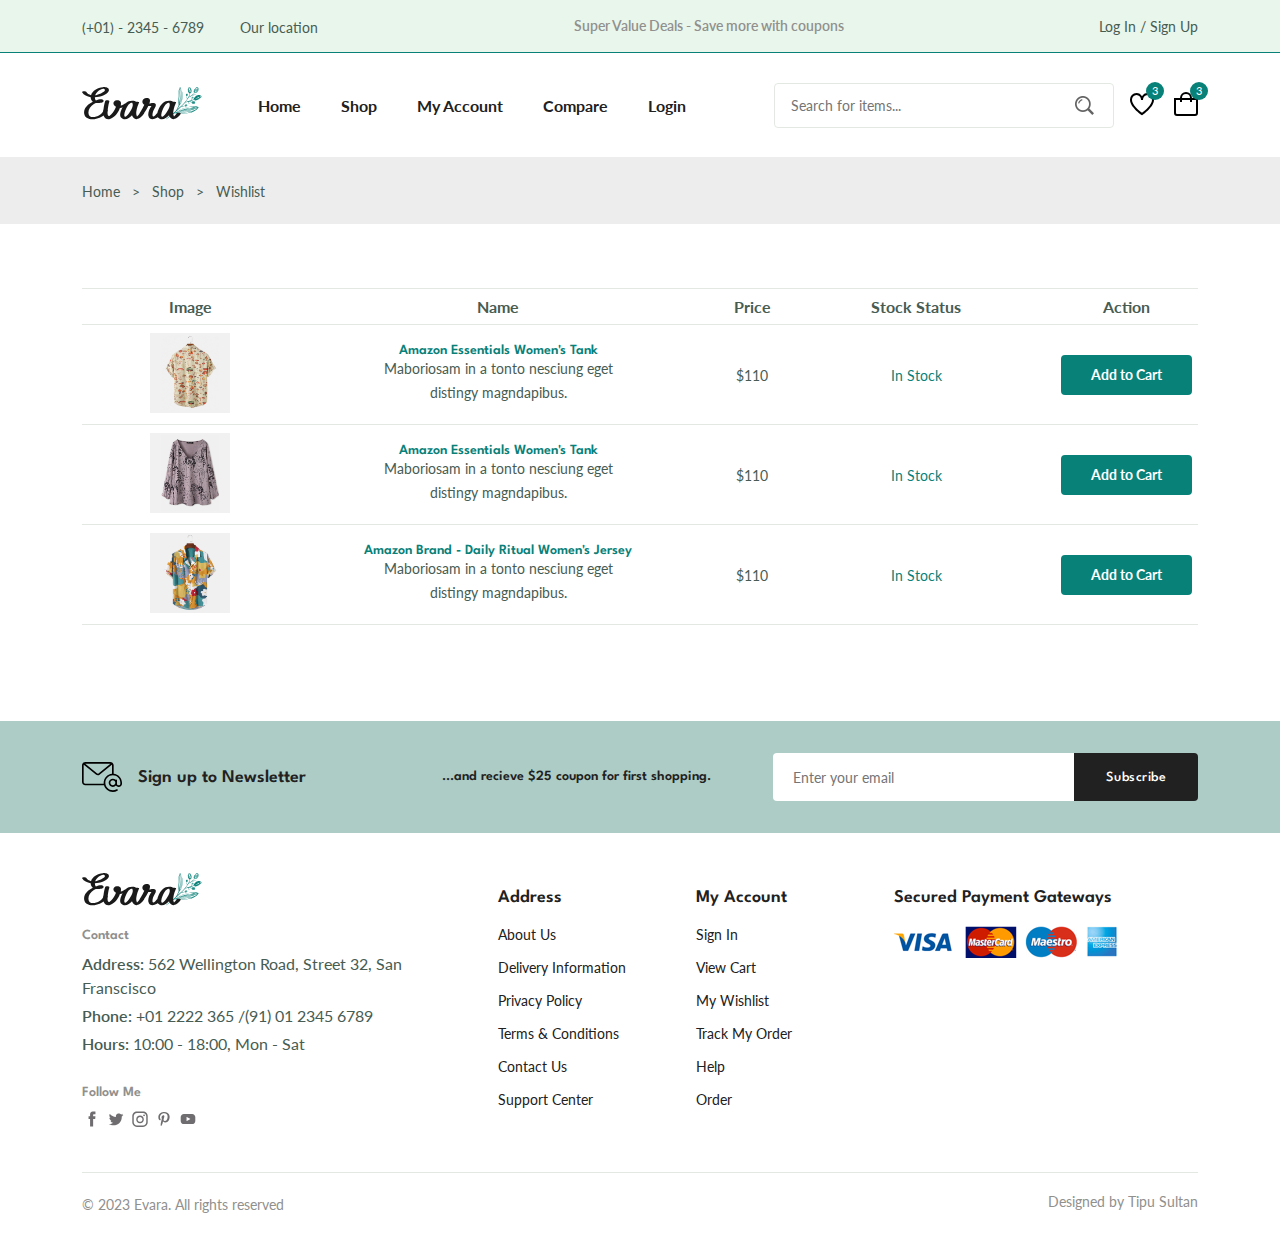
<file: wishlist.html>
<!DOCTYPE html>
<html lang="en">
  <head>
    <meta charset="UTF-8" />
    <meta name="viewport" content="width=device-width, initial-scale=1.0" />

 <!--=============== FLATICON ===============-->
 <link rel='stylesheet' href='https://cdn-uicons.flaticon.com/2.0.0/uicons-regular-straight/css/uicons-regular-straight.css' />

 <!--=============== SWIPER CSS ===============-->
 <link rel="stylesheet" href="https://cdn.jsdeliver.net/npm/swiper@9/swiper-bundle.min.css" />


 <!--=============== CSS ===============-->
 <link rel="stylesheet" href="assets/css/styles.css" />

    <title>Ecommerce Website</title>
  </head>
  <body>
    <!--=============== HEADER ===============-->
   <header class="header">
      <div class="header__top">
        <div class="header__container container">
          <div class="header__contact">
            <span>(+01) - 2345 - 6789</span>

            <span> Our location</span>
          </div>

          <p class="header__alert-news">
            Super Value Deals - Save more with coupons
          </p>

          <a href="login-register.html" class="header__top-action">Log In / Sign Up</a>
        </div>
      </div>

      <nav class="nav container">
        <a href="index.html" class="nav__logo">
          <img src="assets/img/logo.svg" alt="" class="nav__logo-img" />
        </a>

        <div class="nav__menu" id="nav-menu">
          <ul class="nav__list">
            <li class="nav__item">
              <a href="index.html" class="nav__link">Home</a>
            </li>

            <li class="nav__item">
              <a href="shop.html" class="nav__link">Shop</a>
            </li>

            <li class="nav__item">
              <a href="accounts.html" class="nav__link">My Account</a>
            </li>

            <li class="nav__item">
              <a href="compare.html" class="nav__link">Compare</a>
            </li>

            <li class="nav__item">
              <a href="login-register.html" class="nav__link">Login</a>
            </li>
          </ul>

          <div class="header__search">
            <input type="text" placeholder="Search for items..." class="form__input">

            <button class="search__btn">
              <img src="assets/img/search.png" alt="">
            </button>
          </div>
        </div>

        <div class="header__user-actions">
          <a href="wishlist.html" class="header__action-btn">
            <img src="assets/img/icon-heart.svg" alt="" />
            <span class="count">3</span>
          </a>

          <a href="cart.html" class="header__action-btn">
            <img src="assets/img/icon-cart.svg" alt="" />
            <span class="count">3</span>
          </a>
        </div>
      </nav>
    </header>


    <!--=============== MAIN ===============-->
    <main class="main">
      <!--=============== BREADCRUMB ===============-->
      <section class="breadcrumb">
        <ul class="breadcrumb__list flex container">
          <li><a href="index.html" class="breadcrumb__link">Home</a></li>
          <li><span class="breadcrumb__link">></span></li>
          <li><span class="breadcrumb__link">Shop</span></li>
          <li><span class="breadcrumb__link">></span></li>
          <li><span class="breadcrumb__link">Wishlist</span></li>
        </ul>
      </section>

      <!--=============== WISHLIST ===============-->
      <section class="wishlist section--lg container">
        <div class="table__container">
          <table class="table">
            <tr>
              <th>Image</th>
              <th>Name</th>
              <th>Price</th>
              <th>Stock Status</th>
              <th>Action</th>
              <th>Remove</th>
            </tr>

            <tr>
              <td>
                <img src="assets/img/product-1-2.jpg" alt="" class="table__img" />
              </td>

              <td>
                <h3 class="table__title">
                  Amazon Essentials Women's Tank 
                </h3>
                <p class="table__description">
                  Maboriosam in a tonto nesciung eget distingy magndapibus. 
                </p>
              </td>

              <td><span class="table__price">$110</span></td>

              <td><span class="table__stock">In Stock</span></td>

              <td><a href="" class="btn btn btn--sm">Add to Cart</a></td>

              <td><i class="fi fi-trash table__trash"></i></td>
            </tr>

            <tr>
              <td>
                <img src="assets/img/product-7-1.jpg" alt="" class="table__img" />
              </td>

              <td>
                <h3 class="table__title">
                  Amazon Essentials Women's Tank 
                </h3>
                <p class="table__description">
                  Maboriosam in a tonto nesciung eget distingy magndapibus. 
                </p>
              </td>

              <td><span class="table__price">$110</span></td>

              <td><span class="table__stock">In Stock</span></td>

              <td><a href="" class="btn btn btn--sm">Add to Cart</a></td>

              <td><i class="fi fi-trash table__trash"></i></td>
            </tr>

            <tr>
              <td>
                <img src="assets/img/product-2-1.jpg" alt="" class="table__img" />
              </td>

              <td>
                <h3 class="table__title">
                  Amazon Brand - Daily Ritual Women's Jersey
                </h3>
                <p class="table__description">
                  Maboriosam in a tonto nesciung eget distingy magndapibus. 
                </p>
              </td>

              <td><span class="table__price">$110</span></td>

              <td><span class="table__stock">In Stock</span></td>

              <td><a href="" class="btn btn btn--sm">Add to Cart</a></td>

              <td><i class="fi fi-trash table__trash"></i></td>
            </tr>
          </table>
        </div>
      </section>

      <!--=============== NEWSLETTER ===============-->
      <section class="newsletter section">
        <div class="newsletter__container container grid">
          <h3 class="newsletter__title flex">
            <img src="assets/img/icon-email.svg" alt="" class="newsletter__icon" />
            Sign up to Newsletter
          </h3>

          <p class="newsletter__description">
            ...and recieve $25 coupon for first shopping.
          </p>

          <form action="" class="newsletter__form">
            <input type="text" placeholder="Enter your email" class="newsletter__input" />
            <button type="submit" class="newsletter__btn">Subscribe</button>
            </form>
          </div>
        </section>
    </main>

    <!--=============== FOOTER ===============-->
    <footer class="footer container">
      <div class="footer__container grid">
        <div class="footer__content">
          <a href="index.html" class="footer__logo">
            <img src="assets/img/logo.svg" alt="" class="footer__logo-img">
          </a>

          <h4 class="footer__subtitle">Contact</h4>

          <p class="footer__description"><span>Address:</span> 562 Wellington Road, Street 32, San Franscisco</p>

          <p class="footer__description"><span>Phone:</span> +01 2222 365 /(91) 01 2345 6789</p>

          <p class="footer__description"><span>Hours:</span> 10:00 - 18:00, Mon - Sat</p>

          <div class="footer__social">
            <h4 class="footer__subtitle">Follow Me</h4>

            <div class="footer__social-links">
              <a href="">
                <img src="assets/img/icon-facebook.svg" alt="" class="footer__social-icon" />
              </a>

              <a href="">
                <img src="assets/img/icon-twitter.svg" alt="" class="footer__social-icon" />
              </a>

              <a href="">
                <img src="assets/img/icon-instagram.svg" alt="" class="footer__social-icon" />
              </a>

              <a href="">
                <img src="assets/img/icon-pinterest.svg" alt="" class="footer__social-icon" />
              </a>

              <a href="">
                <img src="assets/img/icon-youtube.svg" alt="" class="footer__social-icon" />
              </a>
            </div>
          </div>
        </div>

        <div class="footer__content">
          <h3 class="footer__title">Address</h3>

          <ul class="footer__links">
            <li><a href="" class="footer__link">About Us</a></li>
            <li><a href="" class="footer__link">Delivery Information</a></li>
            <li><a href="" class="footer__link">Privacy Policy</a></li>
            <li><a href="" class="footer__link">Terms & Conditions</a></li>
            <li><a href="" class="footer__link">Contact Us</a></li>
            <li><a href="" class="footer__link">Support Center</a></li>
          </ul>
        </div>

        <div class="footer__content">
          <h3 class="footer__title">My Account</h3>

          <ul class="footer__links">
            <li><a href="" class="footer__link">Sign In</a></li>
            <li><a href="" class="footer__link">View Cart</a></li>
            <li><a href="" class="footer__link">My Wishlist</a></li>
            <li><a href="" class="footer__link">Track My Order</a></li>
            <li><a href="" class="footer__link">Help</a></li>
            <li><a href="" class="footer__link">Order</a></li>
          </ul>
        </div>

        <div class="footer__content">
          <h3 class="footer__title">Secured Payment Gateways</h3>

          <img src="assets/img/payment-method.png" alt="" class="payment__img" />
        </div>
      </div>

      <div class="footer__bottom">
        <p class="copyright">&copy; 2023 Evara. All rights reserved</p>
        <span class="designer">Designed by Tipu Sultan</span>
      </div>
    </footer>

   <!--=============== SWIPER JS ===============-->
   <script src="https://cdn.jsdeliver.net/npm/swiper@9/swiper-bundle.min.js"></script>

   <!--=============== MAIN JS ===============-->
   <script src="assets/js/main.js"></script>
  </body>
</html>
</file>
<file: assets/css/styles.css>
/*=============== GOOGLE FONTS ===============*/
@import url('https://fonts.googleapis.com/css2?family=Lato:wght@400;700&family=Spartan:wght@400;500;600;700&display=swap');

/*=============== VARIABLES CSS ===============*/
:root {
  --header-height: 4rem;

  /*========== Colors ==========*/
  /* Color mode HSL(hue, saturation, lightness) */
  --first-color: hsl(176, 88%, 27%);
  --first-color-alt: hsl(129, 44%, 94%);
  --second-color: hsl(34, 94%, 87%);
  --title-color: hsl(0, 0%, 13%);
  --text-color: hsl(154, 13%, 32%);
  --text-color-light: hsl(60, 1%, 56%);
  --body-color: hsl(0, 0%, 100%);
  --container-color: hsl(0, 0%, 93%);
  --border-color: hsl(129, 36%, 85%);
  --border-color-alt: hsl(113, 15%, 90%);

  /*========== Font and typography ==========*/
  /* .5rem = 8px | 1rem = 16px ... */
  --body-font: 'Lato', sans-serif;
  --second-font: 'Spartan', sans-serif;
  --big-font-size: 3.5rem;
  --h1-font-size: 2.75rem;
  --h2-font-size: 2rem;
  --h3-font-size: 1.75rem;
  --h4-font-size: 1.375rem;
  --large-font-size: 1.125rem;
  --normal-font-size: 1rem;
  --small-font-size: 0.875rem;
  --smaller-font-size: 0.75rem;
  --tiny-font-size: 0.6875rem;

  /*========== Font weight ==========*/
  --weight-400: 400;
  --weight-500: 500;
  --weight-600: 600;
  --weight-700: 700;

  /*========== Transition ==========*/
  --transition: cubic-bezier(0, 0, 0.05, 1);
}

/* Responsive typography */
@media screen and (max-width: 1200px) {
  :root {
    --big-font-size: 2.25rem;
    --h1-font-size: 2rem;
    --h2-font-size: 1.375rem;
    --h3-font-size: 1.25rem;
    --h4-font-size: 1.125rem;
    --large-font-size: 1rem;
    --normal-font-size: 0.9375rem;
    --small-font-size: 0.8125rem;
    --smaller-font-size: 0.6875rem;
    --tiny-font-size: 0.625rem;
  }
}

/*=============== BASE ===============*/
* {
  margin: 0;
  padding: 0;
  box-sizing: border-box;
}

input,
textarea,
body {
  color: var(--text-color);
  font-family: var(--body-font);
  font-size: var(--normal-font-size);
  font-weight: var(--weight-400);
}

body {
  background-color: var(--body-color);
}

h1,
h2,
h3,
h4 {
  font-family: var(--second-font);
  color: var(--title-color);
  font-weight: var(--weight-600);
}

ul {
  list-style: none;
}

a {
  text-decoration: none;
}

p {
  line-height: 1.5rem;
}

img {
  max-width: 100%;
}

button,
textarea,
input {
  background-color: transparent;
  border: none;
  outline: none;
}

table {
  width: 100%;
  border-collapse: collapse;
}

/*=============== REUSABLE CSS CLASSES ===============*/
.container {
  max-width: 1320px;
  margin-inline: auto;
  padding-inline: 0.75rem;
}

.grid {
  display: grid;
  gap: 1.5rem;
}

.section {
  padding-block: 2rem;
}

.section--lg {
  padding-block: 4rem;
}

.section__title {
  font-size: var(--h4-font-size);
  margin-bottom: 1.5rem;
}

.section__title span {
  color: var(--first-color);
}

.form__input {
  border: 1px solid var(--border-color-alt);
  padding-inline: 1rem;
  height: 45px;
  border-radius: 0.25rem;
  font-size: var(--small-font-size);
}

.new__price {
  color: var(--first-color);
  font-weight: var(--weight-600);
}

.old__price {
  color: var(--text-color-light);
  font-size: var(--small-font-size);
  text-decoration: line-through;
}

.form {
  row-gap: 1rem;
}

.form__group {
  grid-template-columns: repeat(2, 1fr);
  gap: 1rem;
}

.textarea {
  height: 200px;
  padding-block: 1rem;
  resize: none;
}

/*=============== HEADER & NAV ===============*/
.header__top {
  background-color: var(--first-color-alt);
  border-bottom: 1px solid var(--first-color);
  padding-block: 0.875rem;
}

.header__container {
  display: flex;
  align-items: center;
  justify-content: space-between;
}

.header__contact span:first-child {
  margin-right: 2rem;
}

.header__contact span,
.header__alert-news,
.header__top-action {
  font-size: var(--small-font-size);
}

.header__alert-news {
  color: var(--text-color-light);
  font-weight: var(--weight-600);
}

.header__top-action {
  color: var(--text-color);
}

.nav,
.nav__menu,
.nav__list,
.header__user-actions{
  display: flex;
  align-items: center;
}

.nav {
  height: calc(var(--header-height) + 2.5rem);
  justify-content: space-between;
  column-gap: 1rem;
}

.nav__logo-img {
  width: 120px;
}

.nav__menu {
  flex-grow: 1;
  margin-left: 2.5rem;
}

.nav__list {
  column-gap: 2.5rem;
  margin-right: auto;
}

.nav__link {
  color: var(--title-color);
  font-weight: var(--weight-700);
  transition: all 0.2s var(--transition);
}

.header__search {
  width: 340px;
  position: relative;
}

.header__search .form__input {
  width: 100%;
}

.search__btn {
  position: absolute;
  top: 24%;
  right: 1.25rem;
  cursor: pointer;
}

.header__user-actions {
  column-gap: 1.25rem;
}

.header__action-btn {
  position: relative;
}

.header__action-btn img {
  width: 24px;
}

.header__action-btn .count {
  position: absolute;
  top: -0.625rem;
  right: -0.625rem;
  background-color: var(--first-color);
  color: var(--body-color);
  height: 18px;
  width: 18px;
  line-height: 18px;
  border-radius: 50%;
  text-align: center;
  font-size: var(--tiny-font-size);
}

.nav__menu-top,
.nav__toggle {
  display: none;
}

/* Active link */
.active-link,
.nav__link:hover {
  color: var(--first-color);
}

/*=============== HOME ===============*/
.home__container {
  grid-template-columns: 5fr 7fr;
  align-items: center;
}

.home__subtitle,
.home__description {
  font-size: var(--large-font-size);
}

.home__subtitle {
  font-family: var(--second-font);
  font-weight: var(--weight-600);
  margin-bottom: 1rem;
  display: block;
}

.home__title {
  font-size: var(--h1-font-size);
  font-weight: var(--weight-700);
  line-height: 1.4;
}

.home__title span {
  color: var(--first-color);
  font-size: var(--big-font-size);
}

.home__description {
  margin-block: 0.5rem 2rem;
}

.home__img {
  justify-self: flex-end;
}

/*=============== BUTTONS ===============*/
.btn {
  display: inline-block;
  background-color: var(--first-color);
  border: 2px solid var(--first-color);
  color: var(--body-color);
  padding-inline: 1.75rem;
  height: 49px;
  line-height: 49px;
  border-radius: 0.25rem;
  font-family: var(--second-font);
  font-size: var(--small-font-size);
  font-weight: var(--weight-700);
  transition: all 0.4s var(--transition);
}

.btn:hover {
  background-color: transparent;
  color: var(--first-color);
}

.btn--md,
.btn--sm {
  font-family: var(--body-font);
}

.btn--md {
  height: 45px;
  line-height: 42px;
}

.btn--sm {
  height: 40px;
  line-height: 36px;
}

.flex {
  display: flex;
  align-items: center;
  column-gap: 0.5rem;
}

/*=============== CATEGORIES ===============*/
.categories {
  overflow: hidden;
}

.category__item {
  text-align: center;
  border: 1px solid var(--border-color);
  padding: 0.625rem 0.625rem 1.25rem;
  border-radius: 1.25rem;
}

.category__img {
  border-radius: 0.75rem;
  margin-bottom: 1.25rem;
}

.category__title {
  color: var(--text-color);
  font-size: var(--small-font-size);
}

/* Swiper class */
.swiper {
  overflow: initial;
}

.swiper-button-next::after,
.swiper-button-prev::after {
  content: '';
}

.swiper-button-next,
.swiper-button-prev {
  top: -1.875rem;
  background-color: var(--first-color-alt);
  border: 1px solid var(--border-color);
  width: 30px;
  height: 30px;
  border-radius: 50%;
  color: var(--first-color);
  font-size: var(--tiny-font-size);
}

.swiper-button-prev {
  left: initial;
  right: 2.5rem;
}

.swiper-button-next {
  right: 0;
}

/*=============== PRODUCTS ===============*/
.tab__btns {
  display: flex;
  flex-wrap: wrap;
  gap: 0.75rem;
  margin-bottom: 2rem;
}

.tab__btn {
  background-color: var(--container-color);
  color: var(--title-color);
  padding: 1rem 1.25rem 0.875rem;
  border-radius: 0.25rem;
  font-family: var(--second-font);
  font-size: var(--small-font-size);
  font-weight: var(--weight-600);
  cursor: pointer;
}

.products__container {
  grid-template-columns: repeat(4, 1fr);
}

.product__item {
  border: 1px solid var(--border-color);
  border-radius: 1.5rem;
  transition: all 0.2s var(--transition);
}

.product__banner {
  padding: 0.625rem 0.75rem 0.75rem;
}

.product__banner,
.product__images {
  position: relative;
}

.product__images {
  display: block;
  overflow: hidden;
  border-radius: 1.25rem;
}

.product__img {
  vertical-align: middle;
  transition: all 1.5s var(--transition);
}

.product__item:hover .product__img {
  transform: scale(1.1);
}

.product__img.hover {
  position: absolute;
  top: 0;
  left: 0;
}

.product__actions {
  position: absolute;
  top: 50%;
  left: 50%;
  transform: translate(-50%, -50%);
  display: flex;
  column-gap: 0.5rem;
  transition: all 0.2s var(--transition);
}

.action__btn {
  width: 40px;
  height: 40px;
  line-height: 42px;
  text-align: center;
  border-radius: 50%;
  background-color: var(--first-color-alt);
  border: 1px solid var(--border-color);
  color: var(--text-color);
  font-size: var(--small-font-size);
  position: relative;
}

.action__btn::before,
.action__btn::after {
  position: absolute;
  left: 50%;
  transform: translateX(-50%);
  transition: all 0.3s cubic-bezier(0.71, 1.7, 0.77, 1.24);  
}

.action__btn::before{
  content: '';
  top: -2px;
  border: 0.5rem solid transparent;
  border-top-color: var(--first-color);
}

.action__btn::after {
  content: attr(aria-label);
  bottom: 100%;
  background-color: var(--first-color);
  color: var(--body-color);
  font-size: var(--tiny-font-size);
  white-space: nowrap;
  padding-inline: 0.625rem;
  border-radius: 0.25rem;
  line-height: 2.58;
}

.product__badge {
  position: absolute;
  left: 1.25rem;
  top: 1.25rem;
  background-color: var(--first-color);
  color: var(--body-color);
  padding: 0.25rem 0.625rem;
  border-radius: 2.5rem;
  font-size: var(--tiny-font-size);
}

.product__badge.light-pink {
  background-color: hsl(341, 100%, 73%);
}

.product__badge.light-green {
  background-color: hsl(155, 20%, 67%);
}

.product__badge.light-orange {
  background-color: hsl(24, 100%, 73%);
}

.product__badge.light-blue {
  background-color: hsl(202, 53%, 76%);
}

.product__content {
  padding: 0 1.25rem 1.25rem;
  position: relative;
}

.product__category {
  color: var(--text-color-light);
  font-size: var(--smaller-font-size);
}

.product__title {
  font-size: var(--normal-font-size);
  margin-block: 0.75rem 0.5rem;
}

.product__rating {
  color: hsl(42, 100%, 50%);
  font-size: var(--smaller-font-size);
  margin-bottom: 0.75rem;
}

.product__price .new__price {
  font-size: var(--large-font-size);
}

.cart__btn {
  position: absolute;
  bottom: 1.6rem;
  right: 1.25rem;
}



/* Active Tab */
.tab__btn.active-tab {
  color: var(--first-color);
  background-color: var(--second-color);
}

.tab__item:not(.active-tab) {
  display: none;
}

/* Product Hover */
.product__img.hover,
.product__actions,
.action__btn::before,
.action__btn::after,
.product__item:hover .product__img.default {
  opacity: 0;
}

.product__item:hover {
  box-shadow: 0 0 10px hsla(0, 0%, 0%, 0.1);
}

.product__item:hover .product__img.hover,
.product__item:hover .product__actions,
.action__btn:hover::before,
.action__btn:hover::after {
  opacity: 1;
}

.action__btn:hover::before,
.action__btn:hover::after {
  transform: translateX(-50%) translateY(-0.5rem);
}

.action__btn:hover {
  background-color: var(--first-color);
  border-color: var(--first-color);
  color: var(--body-color);
}

/*=============== DEALS ===============*/
.deals__container {
  grid-template-columns: repeat(2, 1fr);
}

.deals__item:nth-child(1) {
  background-image: url(../img/deals-1.jpg);
}

.deals__item:nth-child(2) {
  background-image: url(../img/deals-2.png);
}

.deals__item {
  padding: 3rem;
  background-size: cover; 
  background-position: center;
  display: flex;
  flex-direction: column;
  row-gap: 1.5rem;
}

.deals__brand {
  color: var(--first-color);
  font-size: var(--h3-font-size);
  margin-bottom: 0.25rem;
}

.deals__category {
  font-family: var(--second-font);
  font-size: var(--small-font-size);
}

.deals__title {
  max-width: 240px;
  font-size: var(--large-font-size);
  font-weight: var(--weight-400);
  line-height: 1.3;
}

.deals__price .new__price,
.deals__price .old__price {
  font-size: var(--large-font-size);
}

.deals__price .new__price {
  color: hsl(352, 100%, 60%);
}

.deals__countdown-text {
  margin-bottom: 0.25rem;
}

.countdown {
  display: flex;
  column-gap: 1.5rem;
}

.countdown__amount {
  position: relative;
}

.countdown__amount::after{
  content: ':';
  color: var(--title-color);
  font-size: var(--large-font-size);
  position: absolute;
  right: -25%;
  top: 20%;
}

.countdown__period {
  background-color: var(--first-color);
  color: var(--body-color);
  width: 60px;
  height: 50px;
  line-height: 50px;
  text-align: center;
  border-radius: 0.25rem;
  font-size: var(--large-font-size);
  font-weight: var(--weight-600);
  margin-bottom: 0.5rem;
}

.unit {
  font-size: var(--small-font-size);
  text-align: center;
  display: block;
}

.deals__btn .btn {
  background-color: transparent;
  color: var(--first-color);
}



/*=============== NEW ARRIVALS ===============*/
.new__arrivals {
  overflow: hidden;
}

/*=============== SHOWCASE ===============*/
.showcase__container {
  grid-template-columns: repeat(4, 1fr);
}

.showcase__wrapper .section__title{
  font-size: var(--normal-font-size);
  border-bottom: 1px solid var(--border-color-alt);
  padding-bottom: 0.75rem;
  margin-bottom: 2rem;
  position: relative;
}

.showcase__wrapper .section__title::before {
  content: '';
  position: absolute;
  left: 0;
  bottom: -1.3px;
  width: 50px;
  height: 2px;
  background-color: var(--first-color);
}

.showcase__item {
  display: flex;
  align-items: center;
  column-gap: 1.5rem;
}

.showcase__item:not(:last-child) {
  margin-bottom: 1.5rem;
}

.showcase__img {
  width: 86px;
}

.showcase__content {
  width: calc(100% - 110px);
}

.showcase__title {
  font-size: var(--small-font-size);
  font-weight: var(--weight-500);
  white-space: nowrap;
  overflow: hidden;
  text-overflow: ellipsis;
  margin-bottom: 0.5rem;
}

/*=============== NEWSLETTER ===============*/
.newsletter {
  background-color: hsl(166, 23%, 74%);
}

.home__newsletter {
  margin-top: 2rem;
}

.newsletter__container {
  grid-template-columns: repeat(2, 3.5fr) 5fr;
  align-items: center;
  column-gap: 3rem;
}

.newsletter__title {
  column-gap: 1rem;
  font-size: var(--large-font-size);
}

.newsletter__icon {
  width: 40px;
}

.newsletter__description {
  color: var(--title-color);
  font-family: var(--second-font);
  font-size: var(--small-font-size);
  font-weight: var(--weight-600);
  text-align: center;
}

.newsletter__form {
  display: flex;
}

.newsletter__input,
.newsletter__btn {
  font-size: var(--small-font-size);
}

.newsletter__input {
  background-color: var(--body-color);
  padding-inline: 1.25rem;
  width: 100%;
  height: 48px;
  border-radius: 0.25rem 0 0 0.25rem;
}

.newsletter__btn {
  background-color: var(--title-color);
  color: var(--body-color);
  padding-inline: 2rem;
  border-radius: 0 0.25rem 0.25rem 0;
  font-family: var(--second-font);
  font-weight: var(--weight-500);
  letter-spacing: 0.5px;
  cursor: pointer;
  transition: all 0.3s var(--transition);
}

.newsletter__btn:hover {
  background-color: var(--first-color);
}

/*=============== FOOTER ===============*/
.footer__container {
  grid-template-columns: 4.5fr repeat(2, 2fr) 3.5fr;
  padding-block: 2.5rem;
}

.footer__logo-img {
  width: 120px;
}

.footer__subtitle {
  color: var(--text-color-light);
  font-size: var(--small-font-size);
  margin-block: 1.25rem 0.625rem;
}

.footer__description {
  margin-bottom: 0.25rem;
}

.footer__description span {
  font-weight: var(--weight-600);
}

.footer__social .footer__subtitle {
  margin-top: 1.875rem;
}

.footer__social-links {
  column-gap: 0.25rem;
}

.footer__social-icon {
  width: 20px;
  opacity: 0.7;
}

.footer__title {
  font-size: var(--large-font-size);
  margin-block: 1rem 1.25rem;
}

.footer__link {
  color: var(--title-color);
  font-size: var(--small-font-size);
  margin-bottom: 1rem;
  display: block;
  transition: all 0.3s var(--transition);
}

.footer__link:hover {
  color: var(--first-color);
  margin-left: 0.25rem;
}

.footer__bottom {
  display: flex;
  justify-content: space-between;
  padding-block: 1.25rem;
  border-top: 1px solid var(--border-color-alt);
}

.copyright,
.designer {
  color: var(--text-color-light);
  font-size: var(--small-font-size);
}



/*=============== BREADCRUMBS ===============*/
.breadcrumb {
  background-color: var(--container-color);
  padding-block: 1.5rem;
}

.breadcrumb__list {
  column-gap: 0.75rem;
}

.breadcrumb__link {
  color: var(--text-color);
  font-size: var(--small-font-size);
}

/*=============== SHOP ===============*/
.total__products {
  margin-bottom: 2.5rem;
}

.total__products span {
  color: var(--first-color);
  font-weight: var(--weight-600);
}

.pagination {
  display: flex;
  column-gap: 0.625rem;
  margin-top: 2.75rem;
}

.pagination__link {
  display: inline-block;
  width: 34px;
  height: 34px;
  line-height: 34px;
  text-align: center;
  border-radius: 0.25rem;
  color: var(--text-color);
  font-size: var(--small-font-size);
  font-weight: var(--weight-700);
  transition: all 0.15s var(--transition);
}

.pagination__link.active,
.pagination__link:hover {
  background-color: var(--first-color);
  color: var(--body-color);
}

.pagination__link.icon {
  border-top-right-radius: 50%;
  border-bottom-right-radius: 50%;
}

/*=============== DETAILS ===============*/
.details__container {
  grid-template-columns: 5.5fr 6.5fr;
}

.details__img {
  margin-bottom: 0.5rem;
}

.details__small-images {
  grid-template-columns: repeat(4, 1fr);
  column-gap: 0.625rem;
}

.details__small-img {
  cursor: pointer;
}

.details__title {
  font-size: var(--h2-font-size);
}

.details__brand {
  font-size: var(--small-font-size);
  margin-block: 1rem;
}

.details__brand span {
    color: var(--first-color);
}

.details__price {
  border-top: 1px solid var(--border-color-alt);
  border-bottom: 1px solid var(--border-color-alt);
  padding-block: 1rem;
  column-gap: 1rem;
}

.details__price .new__price {
  font-size: var(--h2-font-size);
}

.details__price .old__price {
  font-size: var(--normal-font-size);
  font-weight: var(--weight-500);
}

.short__description {
  margin-block: 1rem 2rem;
}

.list__item,
.meta__list {
  font-size: var(--small-font-size);
  margin-bottom: 0.75rem;
}

.details__color,
.details__size {
  column-gap: 0.75rem;
}

.details__color {
  margin-block: 2rem 1.5rem;
}

.details__size {
  margin-bottom: 2.5rem;
}

.details__color-title,
.details__size-title {
  font-size: var(--small-font-size);
  font-weight: var(--weight-600);
}

.color__list,
.size__list {
  display: flex;
  column-gap: 0.25rem;
}

.color__link {
  width: 26px;
  height: 26px;
  border-radius: 50%;
  display: block;
}

.size__link {
  border: 1px solid var(--border-color-alt);
  padding: 0.375rem 0.75rem 0.5rem;
  color: var(--text-color);
  font-size: var(--small-font-size);
}

.size-active {
  background-color: var(--first-color);
  color: var(--body-color);
}

.details__action {
  display: flex;
  column-gap: 0.375rem;
  margin-bottom: 3.25rem;
}

.quantity,
.details__action-btn {
  border: 1px solid var(--border-color-alt);
  font-size: var(--small-font-size);
}

.quantity {
  max-width: 80px;
  padding-block: 0.5rem;
  padding-inline: 1rem 0.5rem;
  border-radius: 0.25rem;
}

.details__action-btn {
  color: var(--text-color);
  line-height: 40px;
  padding-inline: 0.75rem;
}

.details__meta {
  border-top: 1px solid var(--border-color-alt);
  padding-top: 1rem;
}

/*=============== DETAILS INFO & REVIEWS ===============*/
.details__tabs {
  display: flex;
  column-gap: 1.75rem;
  margin-bottom: 3rem;
}

.detail__tab {
  font-family: var(--second-font);
  font-size: var(--large-font-size);
  font-weight: var(--weight-600);
  cursor: pointer;
}

.detail__tab.active-tab {
  color: var(--first-color);
}

.details__tab-content:not(.active-tab) {
  display: none;
}

.info__table tr th,
.info__table tr td {
  border: 1px solid var(--border-color-alt);
  padding: 0.625rem 1.25rem;
}

.info__table tr th {
  font-weight: var(--weight-500);
  text-align: left;
}

.info__table tr td {
  color: var(--text-color-light);
}

.reviews__container {
  padding-bottom: 3rem;
  row-gap: 1.25rem;
}

.review__single {
  border-bottom: 1px solid var(--border-color-alt);
  padding-bottom: 1.25rem;
  display: flex;
  align-items: flex-start;
  column-gap: 1.5rem;
}

.review__single:last-child {
  padding-bottom: 3rem;
}

.review__img {
  width: 70px;
  border-radius: 50%;
  margin-bottom: 0.5rem;
}

.review__title {
  font-size: var(--tiny-font-size);
}

.review__data {
  width: calc(100% - 94px);
}

.review__description {
  margin-bottom: 0.5rem;
}

.review__rating {
  color: hsl(42, 100%, 50%);
  margin-bottom: 0.25rem;
}

.review__rating,
.review__date {
  font-size: var(--small-font-size);
}

.review__form-title {
  font-size: var(--large-font-size);
  margin-bottom: 1rem;
}

.rate__product {
  margin-bottom: 2rem;
}

/*=============== CART ===============*/
.table__container {
  overflow-x: auto;
}

.table {
  table-layout: fixed;
  margin-bottom: 2rem;
}

.table tr {
  border-top: 1px solid var(--border-color-alt);
}

.table tr:last-child {
  border-bottom: 1px solid var(--border-color-alt);
}

.table tr th:nth-child(1),
.table tr td:nth-child(1) {
  width: 216px;
}

.table tr th:nth-child(2),
.table tr td:nth-child(2) {
  width: 400px;
}

.table tr th:nth-child(3),
.table tr td:nth-child(3) {
  width: 108px;
}

.table tr th:nth-child(4),
.table tr td:nth-child(4) {
  width: 220px;
}

.table tr th:nth-child(5),
.table tr td:nth-child(5) {
  width: 200px;
}

.table tr th:nth-child(6),
.table tr td:nth-child(6) {
  width: 152px;
}

.table__img {
  width: 80px;
}

.table tr th,
.table tr td {
  padding: 0.5rem;
  text-align: center;
}

.table__title,
.table__description,
.table__price,
.table__subtotal,
.table__trash,
.table__stock {
  font-size: var(--small-font-size);
}

.table__title,
.table__stock {
  color: var(--first-color);
}

.table__description {
  max-width: 250px;
  margin-inline: auto;
}

.table__trash {
  color: var(--text-color-light);
}

.cart__actions {
  display: flex;
  justify-content: flex-end;
  flex-wrap: wrap;
  gap: 0.75rem;
  margin-top: 1.5rem;
}

.divider {
  position: relative;
  text-align: center;
  margin-block: 3rem;
}

.divider::before {
  content: '';
  position: absolute;
  top: 50%;
  left: 0;
  width: 100%;
  border-top: 2px solid var(--border-color-alt);
}

.divider i {
  color: var(--text-color-light);
  background-color: var(--body-color);
  font-size: 1.25rem;
  padding-inline: 1.25rem;
  position: relative;
  z-index: 10;
}

.cart__group {
  grid-template-columns: repeat(2, 1fr);
  align-items: flex-start;
}

.cart__shipping .section__title,
.cart__coupon .section__title,
.cart__total .section__title {
  font-size: var(--large-font-size);
  margin-bottom: 1rem;
}

.cart__coupon {
  margin-top: 3rem;
}

.coupon__form .form__group {
  align-items: center;
}

.cart__total {
  border: 1px solid var(--border-color-alt);
  border-radius: 0.25rem;
  padding: 1.75rem;
}

.cart__total-table {
  margin-bottom: 1rem;
}

.cart__total-table tr td {
  border: 1px solid var(--border-color-alt);
  padding: 0.75rem 0.5rem;
  width: 50%;
}

.cart__total-title {
  font-size: var(--small-font-size);
}

.cart__total-price {
  color: var(--first-color);
  font-weight: var(--weight-700);
}

.cart__total__btn {
  display: inline-flex;
}

/*=============== CART OTHERS ===============*/

/*=============== WISHLIST ===============*/

/*=============== CHECKOUT ===============*/
.checkout__container {
  grid-template-columns: repeat(2, 1fr);
}

.checkout__group:nth-child(2) {
  border: 1px solid var(--border-color-alt);
  padding: 2rem;
  border-radius: 0.5rem;
}

.checkout__group .section__title {
  font-size: var(--large-font-size);
}

.checkout__title {
  font-size: var(--small-font-size);
}

.order__table tr th,
.order__table tr td {
  border: 1px solid var(--border-color-alt);
  padding: 0.5rem;
  text-align: center;
}

.order__table tr th {
  color: var(--title-color);
  font-size: var(--small-font-size);
}

.order__img {
  width: 80px;
}

.table__quantity,
.order__subtitle {
  font-size: var(--small-font-size);
}

.order__grand-total {
  color: var(--first-color);
  font-size: var(--large-font-size);
  font-weight: var(--weight-700);
}

.payment__methods {
  margin-block: 2.5rem 2.75rem;
}

.payment__title {
  margin-bottom: 1.5rem;
}

.payment__option {
  margin-bottom: 1rem;
}

.payment__input {
  accent-color: var(--first-color);
}

.payment__label {
  font-size: var(--small-font-size);
}

/*=============== COMPARE ===============*/
.compare__table tr th,
.compare__table tr td {
  padding: 0.5rem;
  border: 1px solid var(--border-color-alt);
}

.compare__table tr th {
  color: var(--text-color-light);
  font-size: var(--small-font-size);
}

.compare__table tr td {
  text-align: center;
}

.compare__colors {
  justify-content: center;
}

.table__weight,
.table__dimension {
  font-size: var(--small-font-size);
}

/*=============== LOGIN & REGISTER ===============*/
.login-register__container {
  grid-template-columns: repeat(2, 1fr);
  align-items: flex-start;
}

.login,
.register {
  border: 1px solid var(--border-color-alt);
  padding: 2rem;
  border-radius: 0.5rem;
}

/*=============== ACCOUNTS ===============*/
.accounts__container {
  grid-template-columns: 4fr 8fr;
}

.account__tabs {
  border: 1px solid var(--border-color-alt);
  border-radius: 0.25rem;
}

.account__tab {
  padding: 1rem 2rem;
  color: var(--title-color);
  font-size: var(--small-font-size);
  display: flex;
  align-items: center;
  column-gap: 0.625rem;
  cursor: pointer;
}

.account__tab.active-tab {
  background-color: var(--first-color);
  color: var(--body-color);
}

.account__tab:not(:last-child) {
  border-bottom: 1px solid var(--border-color-alt);
}

.tab__content:not(.active-tab) {
  display: none;
}

.tab__content {
  border: 1px solid var(--border-color-alt);
}

.tab__header {
  background-color: var(--container-color);
  border-bottom: 1px solid var(--border-color-alt);
  padding: 1rem;
  font-size: var(--small-font-size);
}

.tab__body {
  padding: 1rem;
}

.placed__order-table tr th {
  color: var(--title-color);
  text-align: left;
}

.placed__order-table tr th,
.placed__order-table tr td {
  border: 1px solid var(--border-color-alt);
  padding: 0.5rem;
  font-size: var(--small-font-size);
}

.view__order,
.edit {
  color: var(--first-color);
}

.address {
  font-style: normal;
  font-size: var(--small-font-size);
  line-height: 1.5rem;
}

.city {
  margin-bottom: 0.25rem;
}

.edit {
  font-size: var(--small-font-size);
}


/*=============== BREAKPOINTS ===============*/
/* For large devices */
@media screen and (max-width: 1400px) {
  .container {
    max-width: 1140px;
  }

  .products__container,
  .showcase__container {
    grid-template-columns: repeat(3, 1fr);
  }

  .accounts__container {
    grid-template-columns: 3fr 9fr;
  }
}

@media screen and (max-width: 1200px) {
  .container {
    max-width: 960px;
  }

  .header__top {
    display: none;
  }

  .nav {
    height: calc(var(--header-height) + 1.5rem);
  }

  .nav__logo-img {
    width: 116px;
  }

  .nav__menu {
    position: fixed;
    right: -100%;
    top: 0;
    max-width: 400px;
    width: 100%;
    height: 100%;
    padding: 1.25rem 2rem;
    background-color: var(--body-color);
    z-index: 100;
    flex-direction: column;
    align-items: flex-start;
    row-gap: 2rem;
    box-shadow: 0 0 15px hsla(0, 0%, 0%, 0.1);
    transition: all 0.25s var(--transition);
  }

  .show-menu {
    right: 0;
  }

  .nav__list {
    order: 1;
    flex-direction: column;
    align-items: flex-start;
    row-gap: 1.5rem;
  }

  .nav__link {
    font-size: var(--large-font-size);
  }

  .header__search .form__input {
    border-color: var(--first-color);
  }

  .nav__menu-top,
  .nav__toggle {
    display: flex;
  }

  .nav__menu-top {
    align-items: center;
    justify-content: space-between;
    width: 100%;
    margin-bottom: 1.25rem;
  }

  .nav__menu-logo-img {
    width: 100px;
  }

  .nav__close {
    font-size: var(--h2-font-size);
    line-height: 1rem;
  }

  .header__action-btn img {
    width: 21px;
  }

  .home__container {
    grid-template-columns: 5.5fr 6.5fr;
  }

  .countdown {
    column-gap: 1rem;
  }

  .countdown__period {
    width: 36px;
    height: 36px;
    line-height: 36px;
  }

  .countdown__amount::after {
    right: -30%;
    top: 14%;
  }

  .swiper-button-next,
  .swiper-button-prev {
    top: -28px;
    width: 26px;
    height: 26px;
  }

  .swiper-button-prev {
    right: 36px;
  }

  .account__tab {
    padding: 0.75rem 1rem;
  }

  .checkout__group:nth-child(2) {
    padding: 1.5rem;
  }

  .details__brand {
    margin-block: 0.75rem;
  }

  .details__price {
    padding-block: 0.75rem;
  }

  .short__description {
    margin-bottom: 1.5rem;
  }

  .details__color {
    margin-block: 1.75rem 1.25rem;
  }

  .details__size {
    margin-bottom: 2.25rem;
  }

  .color__link {
    width: 22px;
    height: 22px;
  }

  .size__link {
    padding: 0.375rem 0.625rem;
  }

  .details__action {
    margin-bottom: 2.75rem;
  }
}

/* For medium devices */
@media screen and (max-width: 992px) {
  .container {
    max-width: 740px;
  }

  .home__container,
  .deals__container,
  .checkout__container,
  .newsletter__container,
  .accounts__container,
  .cart__group {
    grid-template-columns: 1fr;
  }

  .cart__group {
    row-gap: 2.75rem;
  }

  .home__img {
    justify-self: center;
  }

  .btn {
    height: 45px;
    line-height: 45px;
  }

  .btn--md {
    height: 42px;
    line-height: 39px;
  }

  .btn--sm {
    height: 38px;
    line-height: 35px;
  }

  .newsletter__description {
    display: none;
  }

  .products__container,
  .showcase__container,
  .footer__container,
  .details__container {
    grid-template-columns: repeat(2, 1fr);
  }

  .login,
  .register {
    padding: 1.25rem;
  }

  .table tr th:nth-child(1),
  .table tr td:nth-child(1) {
    width: 140px;
  }

  .table tr th:nth-child(2),
  .table tr td:nth-child(2) {
    width: 330px;
  }

  .table tr th:nth-child(3),
  .table tr td:nth-child(3) {
    width: 80px;
  }

  .table tr th:nth-child(4),
  .table tr td:nth-child(4) {
    width: 160px;
  }

  .table tr th:nth-child(5),
  .table tr td:nth-child(5) {
    width: 160px;
  }

  .table tr th:nth-child(6),
  .table tr td:nth-child(6) {
    width: 100px;
  }
}

@media screen and (max-width: 768px) {
  .container {
    max-width: 540px;
  }

  .products__container,
  .showcase__container,
  .footer__container,
  .login-register__container,
  .details__container {
    grid-template-columns: 100%;
  }

  .tab__header,
  .tab__body {
    padding: 0.75rem;
  }

  .compare__table tr td {
    display: block;
  }
}  

/* For small devices */
@media screen and (max-width: 576px) {
  .category__item {
    padding-bottom: 1rem;
  }

  .category__img {
    margin-bottom: 1rem;
  }

  .deals__item,
  .checkout__group:nth-child(2) {
    padding: 1.25rem;
  }

  .pagination {
    column-gap: 0.5rem;
    margin-top: 2.5rem;
  }

  .pagination__link {
    width: 30px;
    height: 30px;
    line-height: 30px;
  }

  .placed__order-table th,
  .order__table tr th {
    display: none;
  }

  .placed__order-table tr td,
  .order__table tr td,
  .info__table tr th,
  .info__table tr td {
    display: block;
  }

  .form__group {
    grid-template-columns: 1fr;
  }

  .cart__total {
    padding: 1.25rem;
  }

  .payment__methods {
    margin-block: 2.25rem 2.5rem;
  }

  .detail__tabs {
    column-gap: 1.25rem;
    margin-bottom: 2.5rem;
  }

  .review__single {
    column-gap: 1rem;
  }

  .footer__title {
    margin-top: 0.25rem;
  }

  .footer__bottom {
    flex-direction: column;
    align-items: center;
  }
}

@media screen and (max-width: 350px) {
  .action__btn {
    width: 36px;
    height: 36px;
    line-height: 38px;
  }

  .cart__btn {
    bottom: 1.4rem;
    right: 1.25rem;
  }

  .showcase__item {
    column-gap: 1rem;
  }

  .showcase__img {
    width: 70px;
  }

  .showcase__content {
    width: calc(100% - 86px);
  }

  .swiper-button-next,
  .swiper-button-prev {
    display: none;
  }
  
  .compare__table tr th,
  .cart__total-title tr td {
    display: block;
    width: 100%;
  }
}
</file>
